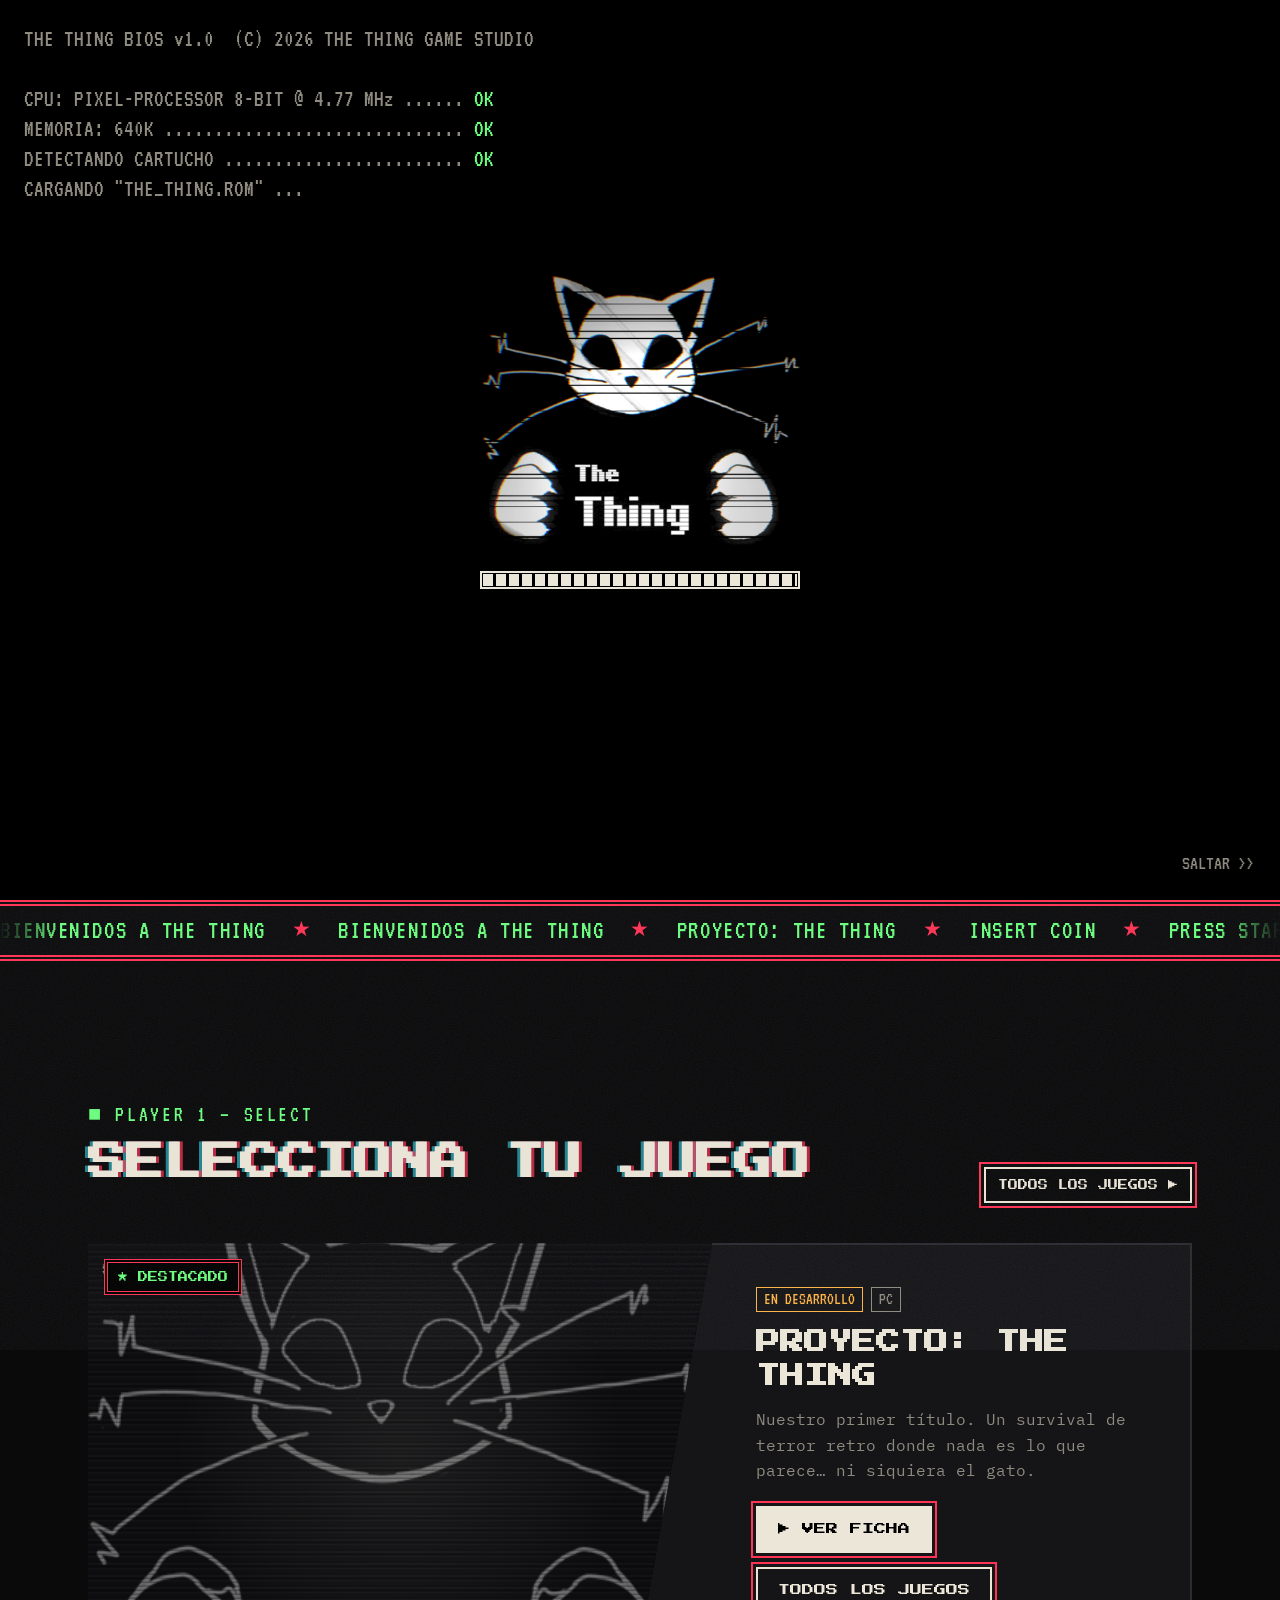
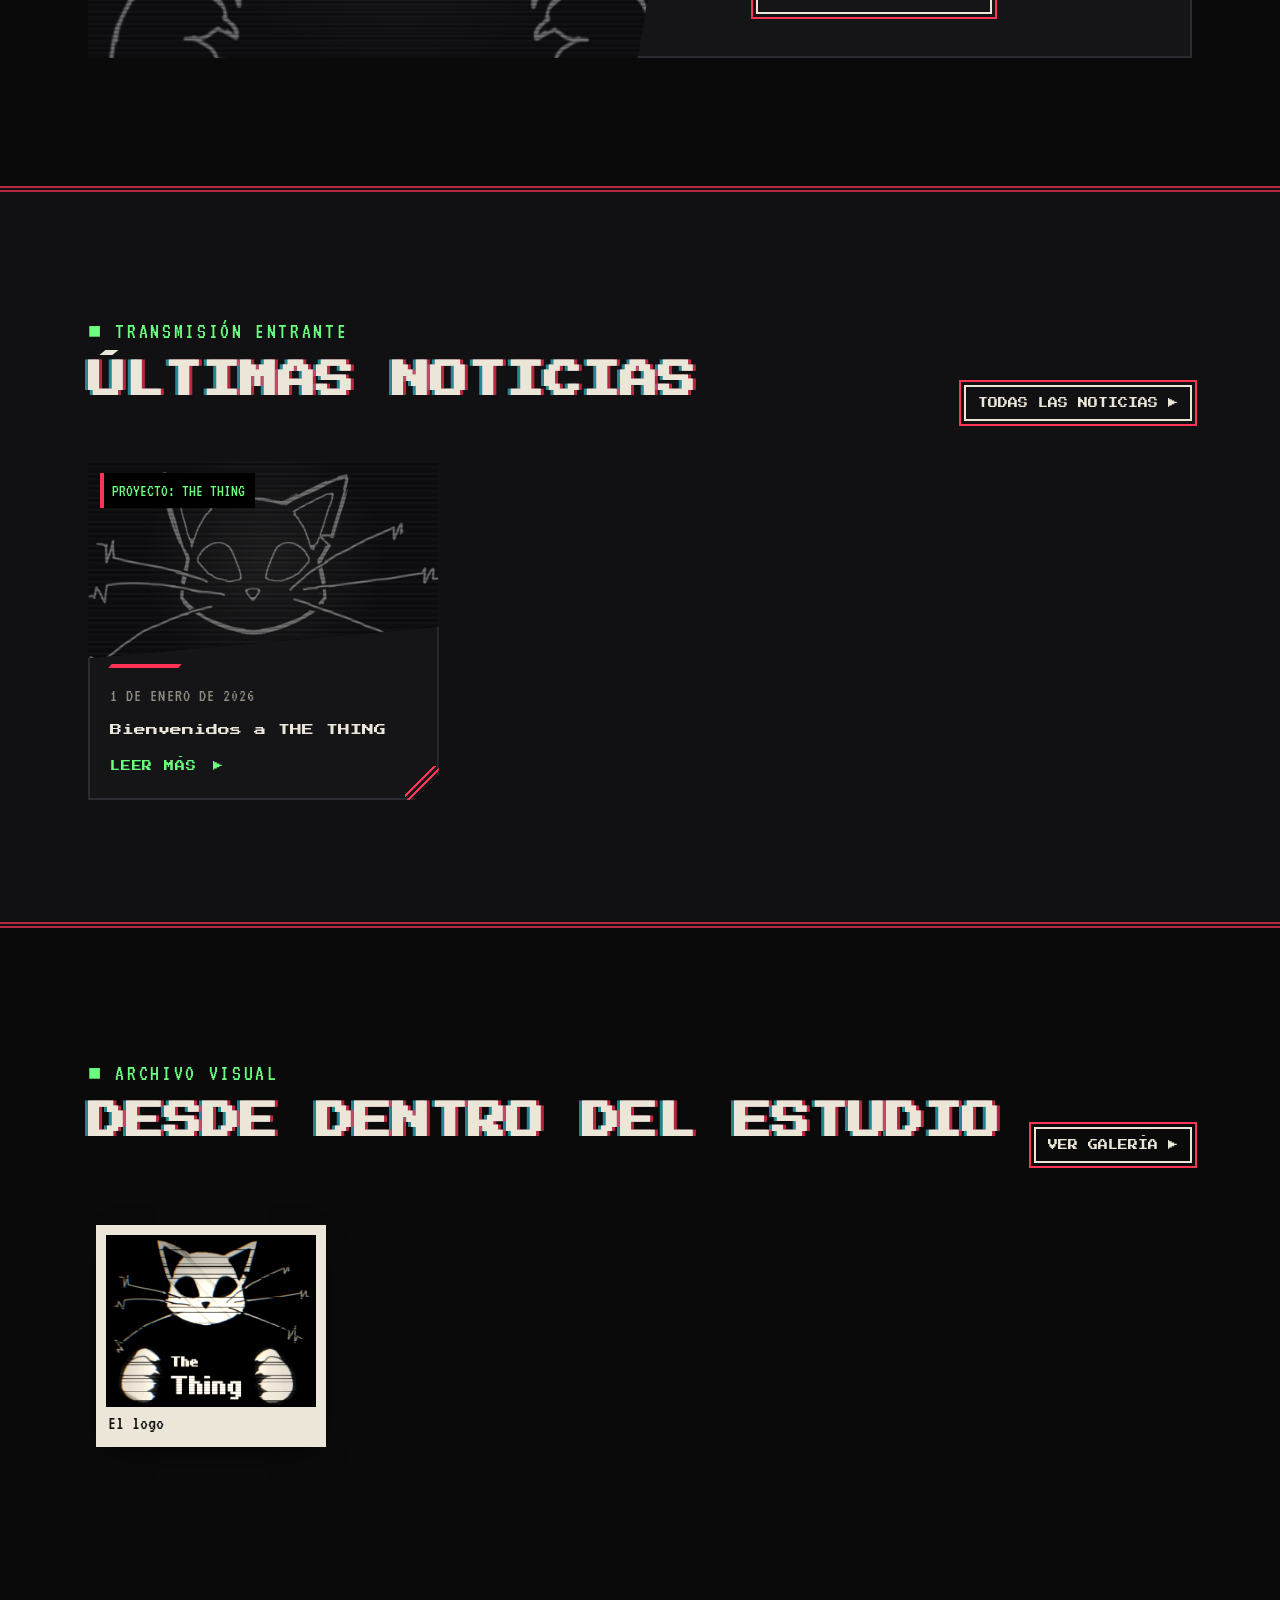
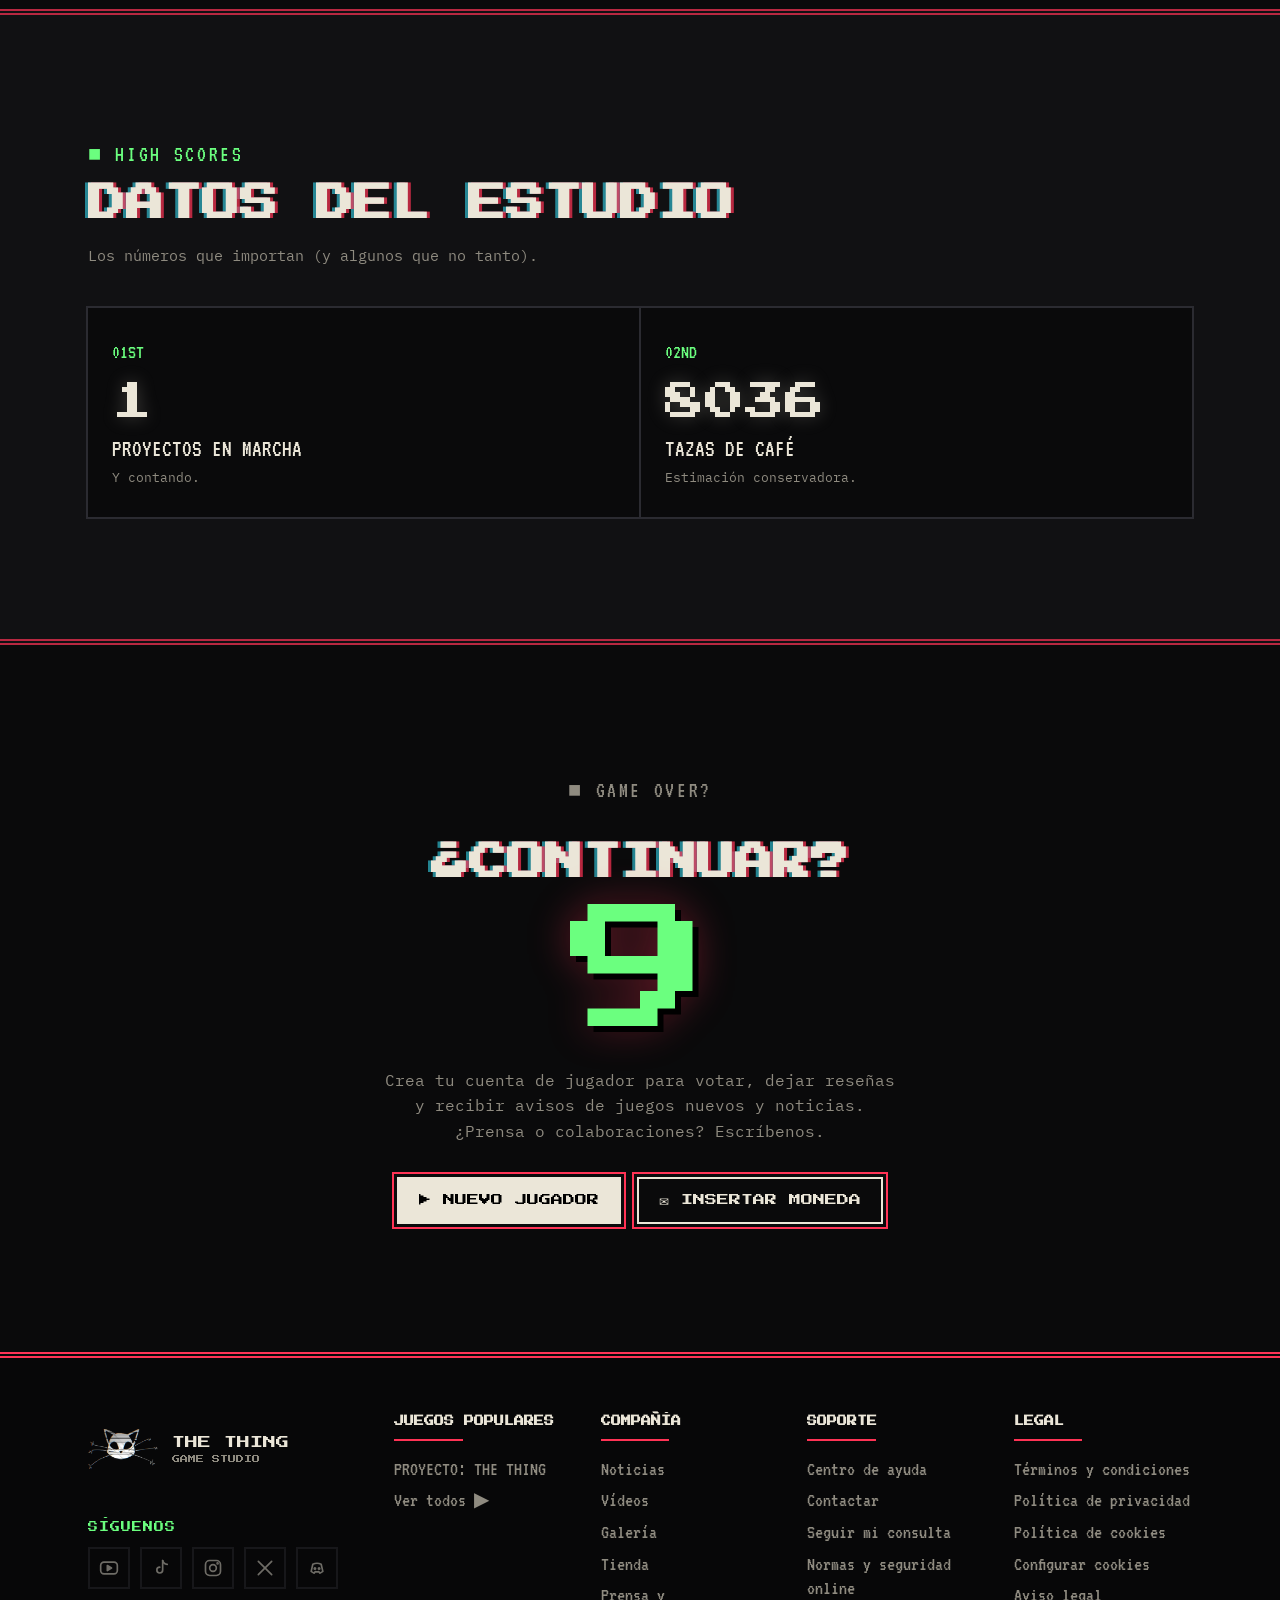
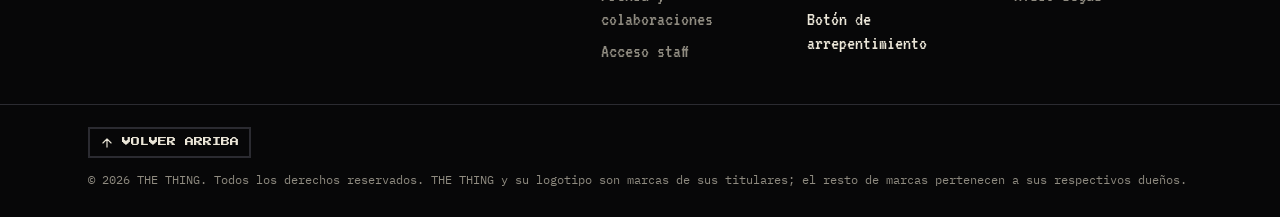
<file: index.html>
<!doctype html>
<html lang="es">
<head>
  <meta charset="utf-8">
  <meta name="viewport" content="width=device-width, initial-scale=1">
  <title>THE THING — Estudio de videojuegos</title>
  <meta name="description" content="THE THING es un estudio independiente de videojuegos. Juegos raros, memorables y con alma de cartucho viejo.">
  <meta name="theme-color" content="#0a0a0b">
  <meta property="og:type" content="website">
  <meta property="og:site_name" content="THE THING">
  <meta property="og:title" content="THE THING — Estudio de videojuegos">
  <meta property="og:description" content="THE THING es un estudio independiente de videojuegos. Juegos raros, memorables y con alma de cartucho viejo.">
  <meta property="og:image" content="https://thethinggame.com/assets/img/og-image.jpg">
  <meta property="og:image:width" content="1200">
  <meta property="og:image:height" content="630">
  <meta name="twitter:card" content="summary_large_image">
  <meta name="application-name" content="THE THING">
  <meta name="apple-mobile-web-app-title" content="THE THING">
  <link rel="icon" href="/favicon.ico" sizes="48x48">
  <link rel="icon" type="image/png" sizes="96x96" href="assets/img/favicon.png">
  <link rel="icon" type="image/png" sizes="192x192" href="assets/img/icon-192.png">
  <link rel="apple-touch-icon" href="assets/img/apple-touch-icon.png">
  <link rel="manifest" href="site.webmanifest">
  <script type="application/ld+json">{"@context":"https://schema.org","@graph":[{"@type":"WebSite","name":"THE THING","alternateName":"The Thing Game Studio","url":"https://thethinggame.com/"},{"@type":"Organization","name":"THE THING","url":"https://thethinggame.com/","logo":"https://thethinggame.com/assets/img/icon-512.png"}]}</script>
  <link rel="stylesheet" href="assets/css/style.css?v=7">
</head>
<body class="fx-on" data-page="home">
  <a class="skip-link" href="#main">Saltar al contenido</a>
  <div class="crt-noise" aria-hidden="true"></div>
  <div class="crt-roll" aria-hidden="true"></div>
  <div class="crt-overlay" aria-hidden="true"></div>
    <!-- Pantalla de arranque estilo BIOS -->
    <div class="boot" id="boot" aria-hidden="true">
      <div class="boot__bios" id="bootBios"></div>
      <div class="boot__center">
        <img class="boot__logo" id="bootLogo" src="assets/img/logo.webp" alt="">
        <div class="boot__bar" id="bootBar"><span></span></div>
        <div class="boot__press" id="bootPress">PRESIONA START</div>
      </div>
      <button class="boot__skip" id="bootSkip" type="button">SALTAR &gt;&gt;</button>
    </div>

  <header id="header"></header>

  <main id="main">

    <!-- Portada: canales de TV que se van cambiando (destacados con imagen) -->
    <section class="hero hero--tv" id="inicio" aria-roledescription="carrusel" aria-label="Destacados de THE THING">
      <div class="hero__bg" id="heroBg" aria-hidden="true"></div>
      <div class="hero__glow" aria-hidden="true"></div>
      <div class="hero__grid" aria-hidden="true"></div>
      <div class="hero__hud" aria-hidden="true">
        <span class="rec">REC</span>
        <span><span id="heroCh">CH-01</span> &nbsp; <span id="hudClock">00:00:00</span></span>
      </div>
      <div class="container hero__stage">
        <div class="hero__slides" id="heroSlides">
          <article class="hslide hslide--intro is-active" data-slide="0" role="group" aria-roledescription="diapositiva">
            <div class="hslide__text">
              <p class="eyebrow">Estudio independiente de videojuegos</p>
              <h1 class="hero__title">
                <small>— BIENVENIDO A —</small>
                <span class="glitch" data-text="THE THING">THE THING</span>
              </h1>
              <p class="hero__lead"><span id="typed"></span><span class="caret" aria-hidden="true"></span></p>
              <div class="hero__cta">
                <a class="btn btn--solid btn--glow" href="juegos.html" data-transition>▶ Jugar ahora</a>
                <button class="btn" type="button" data-join>✚ Únete gratis</button>
              </div>
              <div class="hero__socials" data-socials-wrap hidden>
                <span class="hero__socials-label">SÍGUENOS</span>
                <div class="socials" data-socials></div>
              </div>
            </div>
            <div class="hslide__art hero__art-wrap">
              <div class="hero__art">
                <div class="cat" id="cat" role="img" aria-label="Logo de THE THING: un gato glitch de ojos negros sosteniendo el cartel The Thing">
                  <img class="cat__ghost cat__ghost--r" src="assets/img/logo-head.webp" alt="">
                  <img class="cat__ghost cat__ghost--c" src="assets/img/logo-head.webp" alt="">
                  <img class="cat__head" src="assets/img/logo-head.webp" alt="" width="950" height="780">
                  <span class="cat__eye cat__eye--l"><i class="cat__pupil"></i></span>
                  <span class="cat__eye cat__eye--r"><i class="cat__pupil"></i></span>
                  <img class="cat__paw cat__paw--l" src="assets/img/paw-left.webp" alt="">
                  <img class="cat__paw cat__paw--r" src="assets/img/paw-right.webp" alt="">
                  <img class="cat__text" src="assets/img/logo-text.webp" alt="">
                </div>
              </div>
            </div>
          </article>
        </div>
      </div>
      <div class="hero__rail-wrap">
        <div class="container">
          <div class="hero__rail" id="heroRail" role="tablist" aria-label="Canales destacados"></div>
        </div>
      </div>
      <div class="hero__static" id="heroStatic" aria-hidden="true"></div>
    </section>

    <!-- Cinta de titulares -->
    <div class="ticker" aria-label="Titulares">
      <div class="ticker__track" id="ticker"></div>
    </div>

    <section class="section" id="destacado">
      <div class="container">
        <div class="section-head reveal">
          <div>
            <p class="eyebrow">Player 1 — Select</p>
            <h2 class="section-title">Selecciona tu juego</h2>
          </div>
          <a class="btn btn--sm" href="juegos.html" data-transition>Todos los juegos ▶</a>
        </div>
        <div id="featured"></div>
        <div class="game-strip" id="homeGames"></div>
      </div>
    </section>

    <section class="section section--alt" id="noticias">
      <div class="container">
        <div class="section-head reveal">
          <div>
            <p class="eyebrow">Transmisión entrante</p>
            <h2 class="section-title">Últimas noticias</h2>
          </div>
          <a class="btn btn--sm" href="noticias.html" data-transition>Todas las noticias ▶</a>
        </div>
        <div class="ntabs" id="newsTabs" role="tablist" aria-label="Filtrar noticias por juego" hidden></div>
        <div class="news-grid" id="news" data-limit="3"></div>
      </div>
    </section>

    <section class="section promo" id="videoclub">
      <div class="container promo__inner">
        <div class="promo__text reveal">
          <p class="eyebrow">Videoclub abierto 24 h</p>
          <h2 class="section-title">Rebobina y dale play</h2>
          <p class="section-sub">Tráilers, diarios de desarrollo y cosas que no deberías ver de noche. Elige un cassette y se reproduce en nuestra tele de los 80.</p>
          <a class="btn btn--solid" href="videos.html" data-transition>▶ Entrar al videoclub</a>
        </div>
        <div class="vhs-row" id="homeVideos"></div>
      </div>
    </section>

    <section class="section section--alt" id="merch">
      <div class="container">
        <div class="section-head reveal">
          <div>
            <p class="eyebrow">Merch oficial</p>
            <h2 class="section-title">Lleva a la cosa contigo</h2>
            <p class="section-sub">Camisetas, tazas y otros objetos malditos. Sin cuenta y con envío a casa.</p>
          </div>
          <a class="btn btn--sm" href="tienda.html" data-transition>Ir a la tienda ▶</a>
        </div>
        <div class="merch-row" id="homeShop"></div>
      </div>
    </section>

    <section class="section" id="fotos">
      <div class="container">
        <div class="section-head reveal">
          <div>
            <p class="eyebrow">Archivo visual</p>
            <h2 class="section-title">Desde dentro del estudio</h2>
          </div>
          <a class="btn btn--sm" href="galeria.html" data-transition>Ver galería ▶</a>
        </div>
        <div class="photo-strip" id="homeGallery"></div>
      </div>
    </section>

    <section class="section section--alt" id="datos">
      <div class="container">
        <div class="section-head reveal">
          <div>
            <p class="eyebrow">High scores</p>
            <h2 class="section-title">Datos del estudio</h2>
            <p class="section-sub">Los números que importan (y algunos que no tanto).</p>
          </div>
        </div>
        <div class="scoreboard reveal" id="scores"></div>
      </div>
    </section>

    <section class="section continue" id="contacto">
      <div class="container reveal">
        <p class="eyebrow">Game over?</p>
        <h2 class="section-title">¿Continuar?</h2>
        <div class="continue__count" id="countdown" aria-hidden="true">9</div>
        <p>Crea tu cuenta de jugador para votar, dejar reseñas y recibir avisos de juegos nuevos y noticias. ¿Prensa o colaboraciones? Escríbenos.</p>
        <div class="join">
          <button class="btn btn--solid" type="button" data-join>▶ Nuevo jugador</button>
          <a class="btn" href="soporte.html?tipo=prensa#contacto" data-transition>✉ Insertar moneda</a>
        </div>
        <div class="join-socials" data-socials-wrap hidden>
          <p class="footer-follow">SÍGUENOS EN REDES</p>
          <div class="socials socials--labels" data-socials="labels"></div>
        </div>
      </div>
    </section>
  </main>

  <footer id="footer"></footer>

  <script src="assets/js/common.js?v=7"></script>
  <script src="assets/js/demo.js?v=7"></script>
  <script src="assets/js/layout.js?v=7"></script>
  <script src="assets/js/captcha.js?v=7"></script>
  <script src="assets/js/account.js?v=7"></script>
  <script src="assets/js/main.js?v=7"></script>
</body>
</html>
</file>
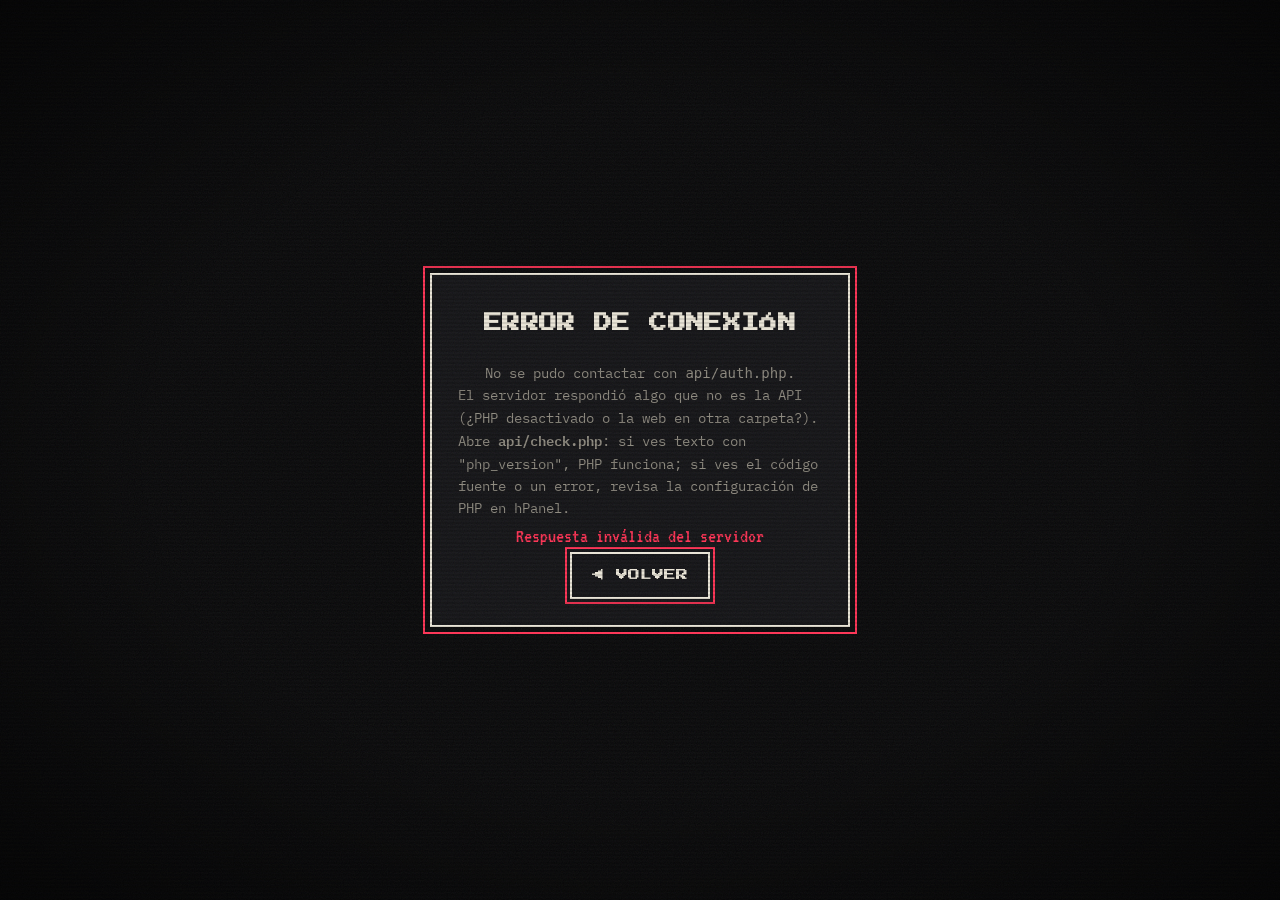
<file: admin.html>
<!doctype html>
<html lang="es">
<head>
  <meta charset="utf-8">
  <meta name="viewport" content="width=device-width, initial-scale=1">
  <meta name="robots" content="noindex, nofollow">
  <title>Panel — THE THING</title>
  <meta name="theme-color" content="#0a0a0b">
  <link rel="icon" href="/favicon.ico" sizes="48x48">
  <link rel="icon" type="image/png" sizes="96x96" href="assets/img/favicon.png">
  <link rel="apple-touch-icon" href="assets/img/apple-touch-icon.png">
  <meta name="robots" content="noindex, nofollow">
  <link rel="stylesheet" href="assets/css/style.css?v=7">
  <link rel="stylesheet" href="assets/css/admin.css?v=7">
</head>
<body class="fx-on admin">
  <div class="crt-noise" aria-hidden="true"></div>
  <div class="crt-overlay" aria-hidden="true"></div>

  <!-- Cargando -->
  <div class="screen screen--loading" id="loading">
    <p class="pixel blink">CARGANDO…</p>
  </div>

  <!-- Inicio de sesión / configuración inicial -->
  <main class="screen screen--login" id="loginScreen" hidden>
    <div class="login-card" id="loginCard">
      <img class="login-card__logo" src="assets/img/logo-small.webp" alt="THE THING" width="180" height="152">
      <p class="eyebrow" id="loginEyebrow">Área restringida</p>
      <h1 class="login-card__title pixel" id="loginTitle">ACCESO STAFF</h1>

      <form id="loginForm" class="form" novalidate>
        <label class="field">
          <span>CORREO</span>
          <input type="email" name="email" id="loginEmail" autocomplete="username" required spellcheck="false">
        </label>
        <label class="field">
          <span>CONTRASEÑA</span>
          <input type="password" name="password" autocomplete="current-password" required>
        </label>
        <p class="form__error" id="loginError" role="alert"></p>
        <button class="btn btn--solid btn--block" type="submit">▶ Iniciar sesión</button>
      </form>

      <form id="setupForm" class="form" novalidate hidden>
        <p class="form__hint">Primera vez aquí. Crea la contraseña para <strong id="setupEmail"></strong>. Solo se puede hacer una vez.</p>
        <label class="field">
          <span>NUEVA CONTRASEÑA (mín. 8)</span>
          <input type="password" name="password" autocomplete="new-password" minlength="8" required>
        </label>
        <label class="field">
          <span>REPETIR CONTRASEÑA</span>
          <input type="password" name="confirm" autocomplete="new-password" minlength="8" required>
        </label>
        <p class="form__error" id="setupError" role="alert"></p>
        <button class="btn btn--solid btn--block" type="submit">▶ Crear y entrar</button>
      </form>

      <form id="pinForm" class="form" novalidate hidden>
        <p class="form__hint" id="pinHint"></p>
        <div class="pin-boxes" id="pinBoxes" role="group" aria-label="PIN de 6 dígitos">
          <input inputmode="numeric" maxlength="1" autocomplete="one-time-code" aria-label="Dígito 1">
          <input inputmode="numeric" maxlength="1" aria-label="Dígito 2">
          <input inputmode="numeric" maxlength="1" aria-label="Dígito 3">
          <input inputmode="numeric" maxlength="1" aria-label="Dígito 4">
          <input inputmode="numeric" maxlength="1" aria-label="Dígito 5">
          <input inputmode="numeric" maxlength="1" aria-label="Dígito 6">
        </div>
        <p class="form__error" id="pinError" role="alert"></p>
        <button class="btn btn--solid btn--block" type="submit">▶ Verificar PIN</button>
        <div class="pin-actions">
          <button type="button" class="linkish" id="pinResend">Reenviar PIN</button>
          <button type="button" class="linkish" id="pinBack">◀ Volver</button>
        </div>
      </form>

      <a class="login-card__back" href="index.html" data-transition>◀ Volver al sitio</a>
    </div>
  </main>

  <!-- Panel -->
  <div class="screen screen--dash" id="dashScreen" hidden>
    <header class="topbar">
      <a class="brand" href="index.html" data-transition>
        <img src="assets/img/logo-mark.webp" alt="" width="44" height="44">
        <span>THE THING<small>PANEL DE CONTROL</small></span>
      </a>
      <div class="topbar__tools">
        <span class="topbar__user" id="userEmail"></span>
        <button class="icon-btn" type="button" data-fx-toggle aria-pressed="true" title="Efecto CRT">
          <svg viewBox="0 0 24 24" fill="none" stroke="currentColor" stroke-width="2" aria-hidden="true"><rect x="2" y="4" width="20" height="14"/><path d="M8 22h8M12 18v4"/></svg>
          <span class="sr-only">Efecto CRT</span>
        </button>
        <button class="icon-btn" type="button" data-sound-toggle aria-pressed="false" title="Sonido">
          <svg viewBox="0 0 24 24" fill="none" stroke="currentColor" stroke-width="2" aria-hidden="true"><path d="M4 9v6h4l5 4V5L8 9H4z"/><path d="M16 9a4 4 0 0 1 0 6M19 6a8 8 0 0 1 0 12"/></svg>
          <span class="sr-only">Sonido</span>
        </button>
        <button class="btn btn--sm" type="button" id="logoutBtn">Salir</button>
      </div>
    </header>

    <div class="dash">
      <nav class="admin-nav" aria-label="Secciones del panel">
        <button type="button" data-tab="overview" class="active"><i>■</i> Resumen</button>
        <button type="button" data-tab="stats"><i>%</i> Estadísticas</button>
        <button type="button" data-tab="community"><i>@</i> Comunidad <b class="nav-badge" id="reportBadge" hidden></b></button>
        <button type="button" data-tab="support"><i>?</i> Soporte <b class="nav-badge" id="supportBadge" hidden></b></button>
        <button type="button" data-tab="app"><i>▶</i> Juegos / apps</button>
        <button type="button" data-tab="news"><i>✉</i> Noticias</button>
        <button type="button" data-tab="data"><i>#</i> Datos</button>
        <button type="button" data-tab="image"><i>▣</i> Galería</button>
        <button type="button" data-tab="video"><i>▷</i> Vídeos</button>
        <button type="button" data-tab="product"><i>$</i> Tienda</button>
        <button type="button" data-tab="social"><i>◎</i> Redes sociales</button>
        <button type="button" data-tab="settings"><i>§</i> Empresa y legal</button>
        <button type="button" data-tab="account"><i>☺</i> Cuenta</button>
        <a href="index.html" target="_blank" rel="noopener"><i>↗</i> Ver sitio</a>
      </nav>

      <section class="dash__main" id="panel" aria-live="polite"></section>
    </div>
  </div>

  <script src="assets/js/common.js?v=7"></script>
  <script src="assets/js/demo.js?v=7"></script>
  <script src="assets/js/admin.js?v=7"></script>
</body>
</html>
</file>
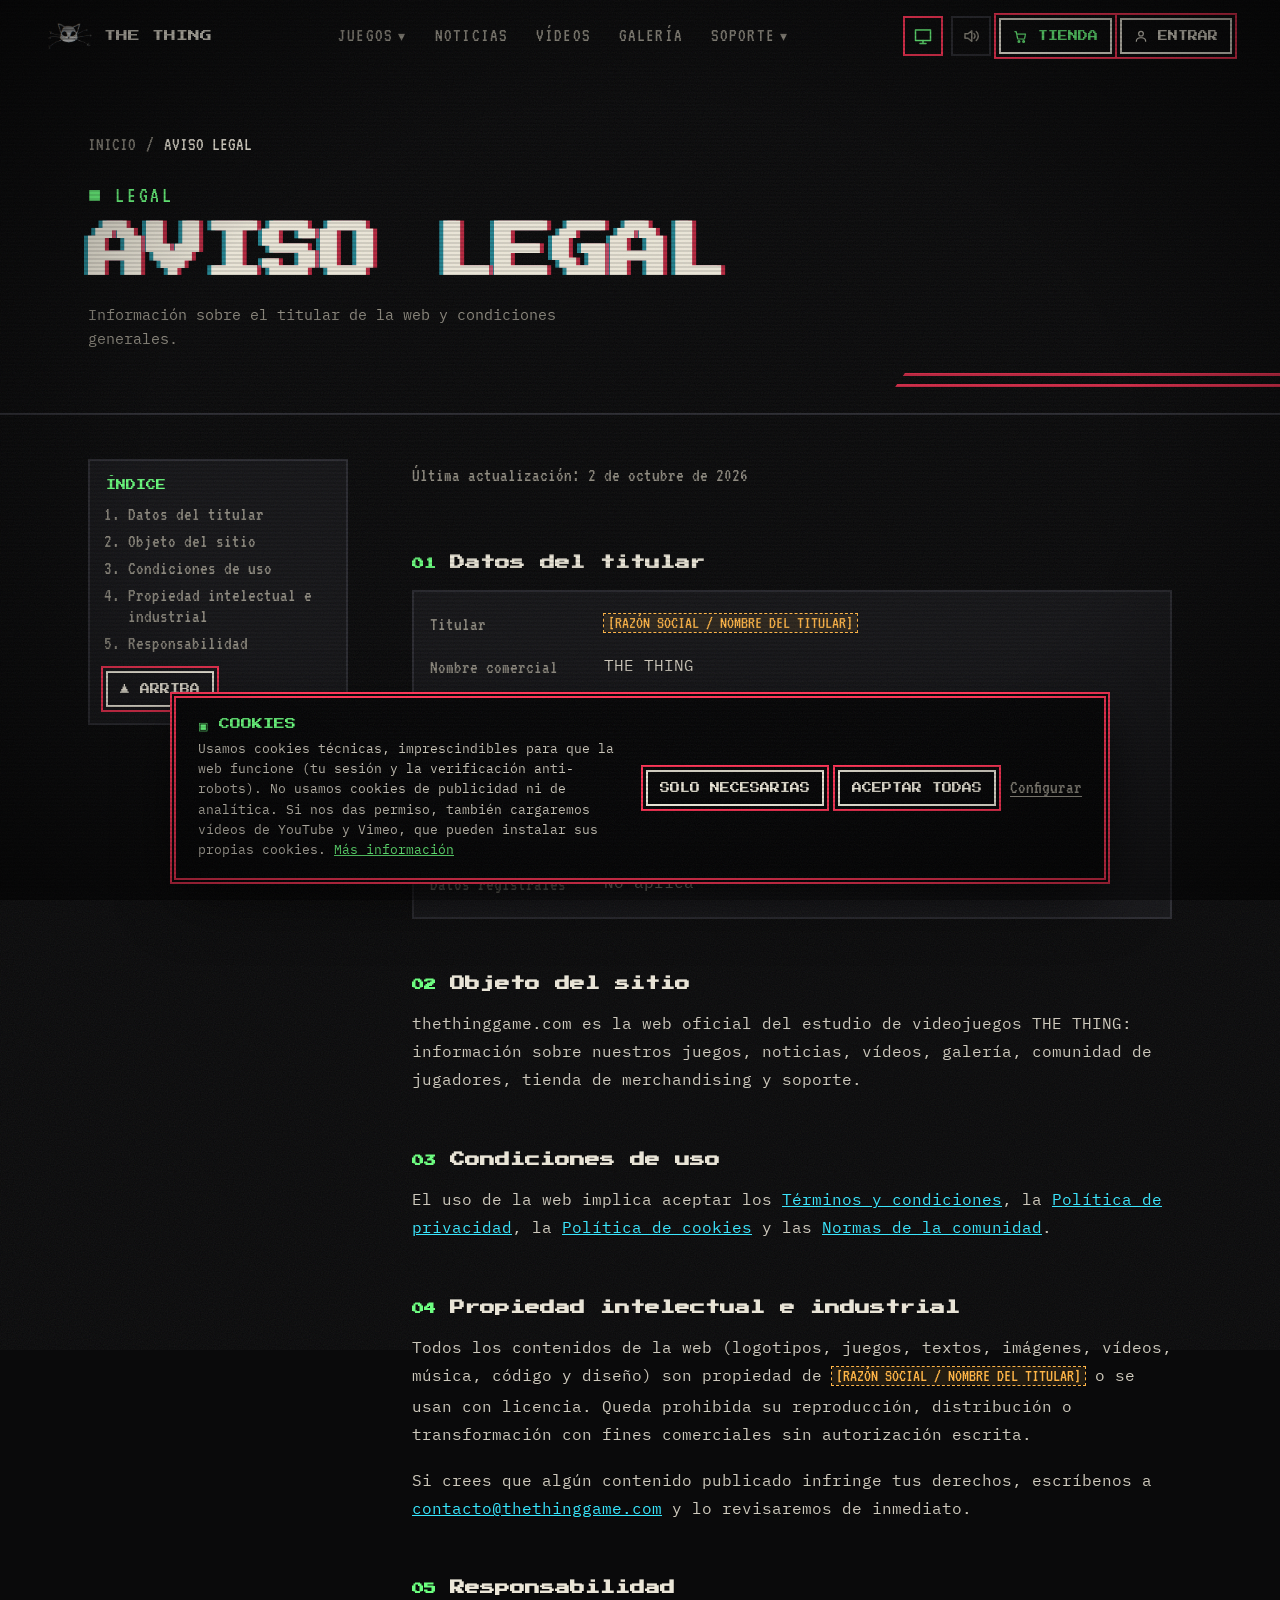
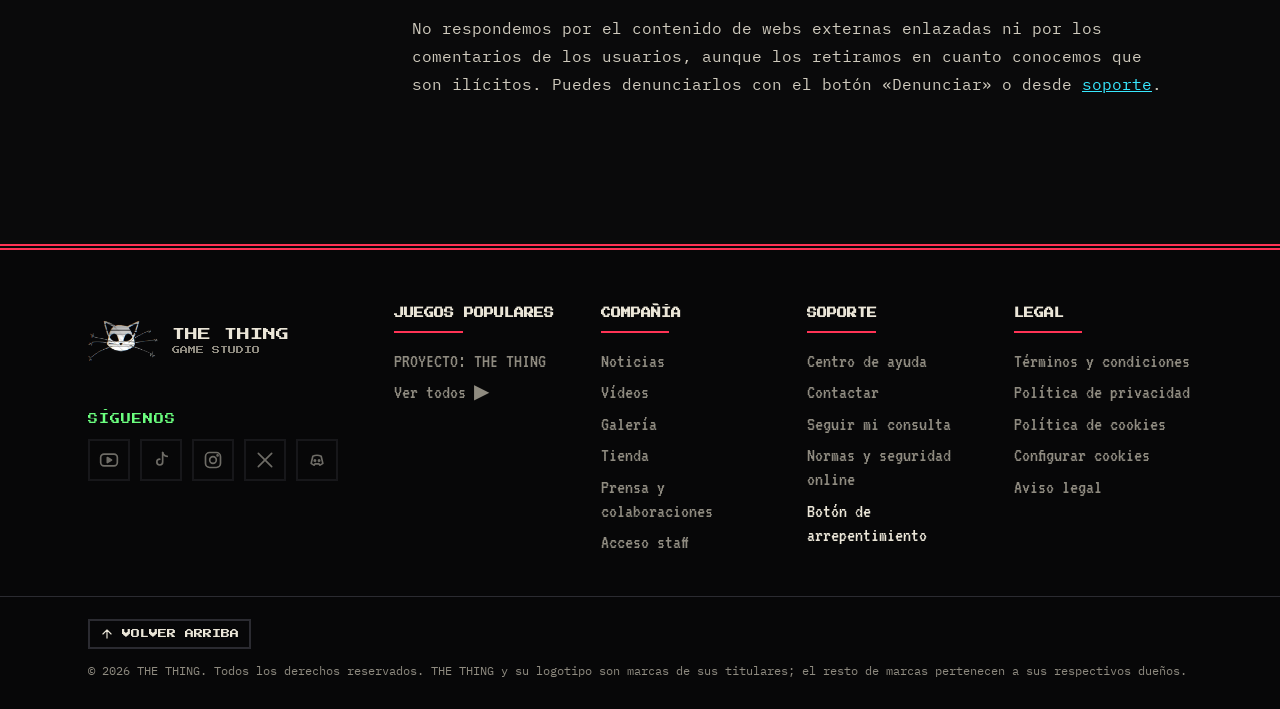
<file: aviso-legal.html>
<!doctype html>
<html lang="es">
<head>
  <meta charset="utf-8">
  <meta name="viewport" content="width=device-width, initial-scale=1">
  <title>Aviso legal — THE THING</title>
  <meta name="description" content="Información sobre el titular de la web y condiciones generales.">
  <meta name="theme-color" content="#0a0a0b">
  <meta property="og:type" content="website">
  <meta property="og:site_name" content="THE THING">
  <meta property="og:title" content="Aviso legal — THE THING">
  <meta property="og:description" content="Información sobre el titular de la web y condiciones generales.">
  <meta property="og:image" content="https://thethinggame.com/assets/img/og-image.jpg">
  <meta property="og:image:width" content="1200">
  <meta property="og:image:height" content="630">
  <meta name="twitter:card" content="summary_large_image">
  <meta name="application-name" content="THE THING">
  <meta name="apple-mobile-web-app-title" content="THE THING">
  <link rel="icon" href="/favicon.ico" sizes="48x48">
  <link rel="icon" type="image/png" sizes="96x96" href="assets/img/favicon.png">
  <link rel="icon" type="image/png" sizes="192x192" href="assets/img/icon-192.png">
  <link rel="apple-touch-icon" href="assets/img/apple-touch-icon.png">
  <link rel="manifest" href="site.webmanifest">
  <link rel="stylesheet" href="assets/css/style.css?v=7">
</head>
<body class="fx-on legal-page" data-page="aviso">
  <a class="skip-link" href="#main">Saltar al contenido</a>
  <div class="crt-noise" aria-hidden="true"></div>
  <div class="crt-roll" aria-hidden="true"></div>
  <div class="crt-overlay" aria-hidden="true"></div>

  <header id="header"></header>

  <main id="main">
    <section class="page-hero">
      <div class="page-hero__grid" aria-hidden="true"></div>
      <div class="container">
        <nav class="crumbs" aria-label="Estás en"><a href="index.html" data-transition>INICIO</a><span aria-hidden="true">/</span><span aria-current="page">AVISO LEGAL</span></nav>
        <p class="eyebrow">Legal</p>
        <h1 class="page-title glitch" data-text="AVISO LEGAL">AVISO LEGAL</h1>
        <p class="section-sub">Información sobre el titular de la web y condiciones generales.</p>
      </div>
    </section>

    <section class="section section--tight">
      <div class="container legal">
        <aside class="legal__toc" aria-label="Índice">
          <p class="legal__toc-title">ÍNDICE</p>
          <ol><li><a href="#titular">Datos del titular</a></li>
<li><a href="#objeto">Objeto del sitio</a></li>
<li><a href="#condiciones">Condiciones de uso</a></li>
<li><a href="#propiedad">Propiedad intelectual e industrial</a></li>
<li><a href="#responsabilidad">Responsabilidad</a></li></ol>
          <button class="btn btn--sm" type="button" data-to-top>▲ Arriba</button>
        </aside>
        <article class="legal__doc prose">
          <p class="legal__meta">Última actualización: 2 de octubre de 2026</p>
          
          
          <section id="titular" class="legal__sec">
            <h2><span>01</span> Datos del titular</h2>
            
      <dl class="legal__data">
        <dt>Titular</dt><dd><span data-site="legalName" data-label="RAZÓN SOCIAL / NOMBRE DEL TITULAR"></span></dd>
        <dt>Nombre comercial</dt><dd><span data-site="tradeName" data-fallback="THE THING">THE THING</span></dd>
        <dt>Identificación fiscal</dt><dd><span data-site="taxId" data-label="CUIT / NIF / RFC"></span></dd>
        <dt>Domicilio</dt><dd><span data-site="address" data-label="DOMICILIO"></span>, <span data-site="country" data-label="PAÍS"></span></dd>
        <dt>Correo de contacto</dt><dd><a data-site-mail="email" href="mailto:contacto@thethinggame.com">contacto@thethinggame.com</a></dd>
        <dt>Soporte</dt><dd><a data-site-mail="supportEmail" href="mailto:soporte@thethinggame.com">soporte@thethinggame.com</a></dd>
        <dt>Datos registrales</dt><dd><span data-site="registry" data-fallback="No aplica">No aplica</span></dd>
      </dl>
          </section>

          <section id="objeto" class="legal__sec">
            <h2><span>02</span> Objeto del sitio</h2>
            
      <p>thethinggame.com es la web oficial del estudio de videojuegos THE THING: información sobre nuestros juegos, noticias, vídeos, galería, comunidad de jugadores, tienda de merchandising y soporte.</p>
          </section>

          <section id="condiciones" class="legal__sec">
            <h2><span>03</span> Condiciones de uso</h2>
            
      <p>El uso de la web implica aceptar los <a href="terminos.html">Términos y condiciones</a>, la <a href="privacidad.html">Política de privacidad</a>, la <a href="cookies.html">Política de cookies</a> y las <a href="normas.html">Normas de la comunidad</a>.</p>
          </section>

          <section id="propiedad" class="legal__sec">
            <h2><span>04</span> Propiedad intelectual e industrial</h2>
            
      <p>Todos los contenidos de la web (logotipos, juegos, textos, imágenes, vídeos, música, código y diseño) son propiedad de <span data-site="legalName" data-label="RAZÓN SOCIAL / NOMBRE DEL TITULAR"></span> o se usan con licencia. Queda prohibida su reproducción, distribución o transformación con fines comerciales sin autorización escrita.</p>
      <p>Si crees que algún contenido publicado infringe tus derechos, escríbenos a <a data-site-mail="email" href="mailto:contacto@thethinggame.com">contacto@thethinggame.com</a> y lo revisaremos de inmediato.</p>
          </section>

          <section id="responsabilidad" class="legal__sec">
            <h2><span>05</span> Responsabilidad</h2>
            
      <p>No respondemos por el contenido de webs externas enlazadas ni por los comentarios de los usuarios, aunque los retiramos en cuanto conocemos que son ilícitos. Puedes denunciarlos con el botón «Denunciar» o desde <a href="soporte.html?tipo=denuncia#contacto">soporte</a>.</p>
          </section>
        </article>
      </div>
    </section>
  </main>

  <footer id="footer"></footer>

  <script src="assets/js/common.js?v=7"></script>
  <script src="assets/js/demo.js?v=7"></script>
  <script src="assets/js/layout.js?v=7"></script>
  <script src="assets/js/captcha.js?v=7"></script>
  <script src="assets/js/account.js?v=7"></script>
</body>
</html>
</file>
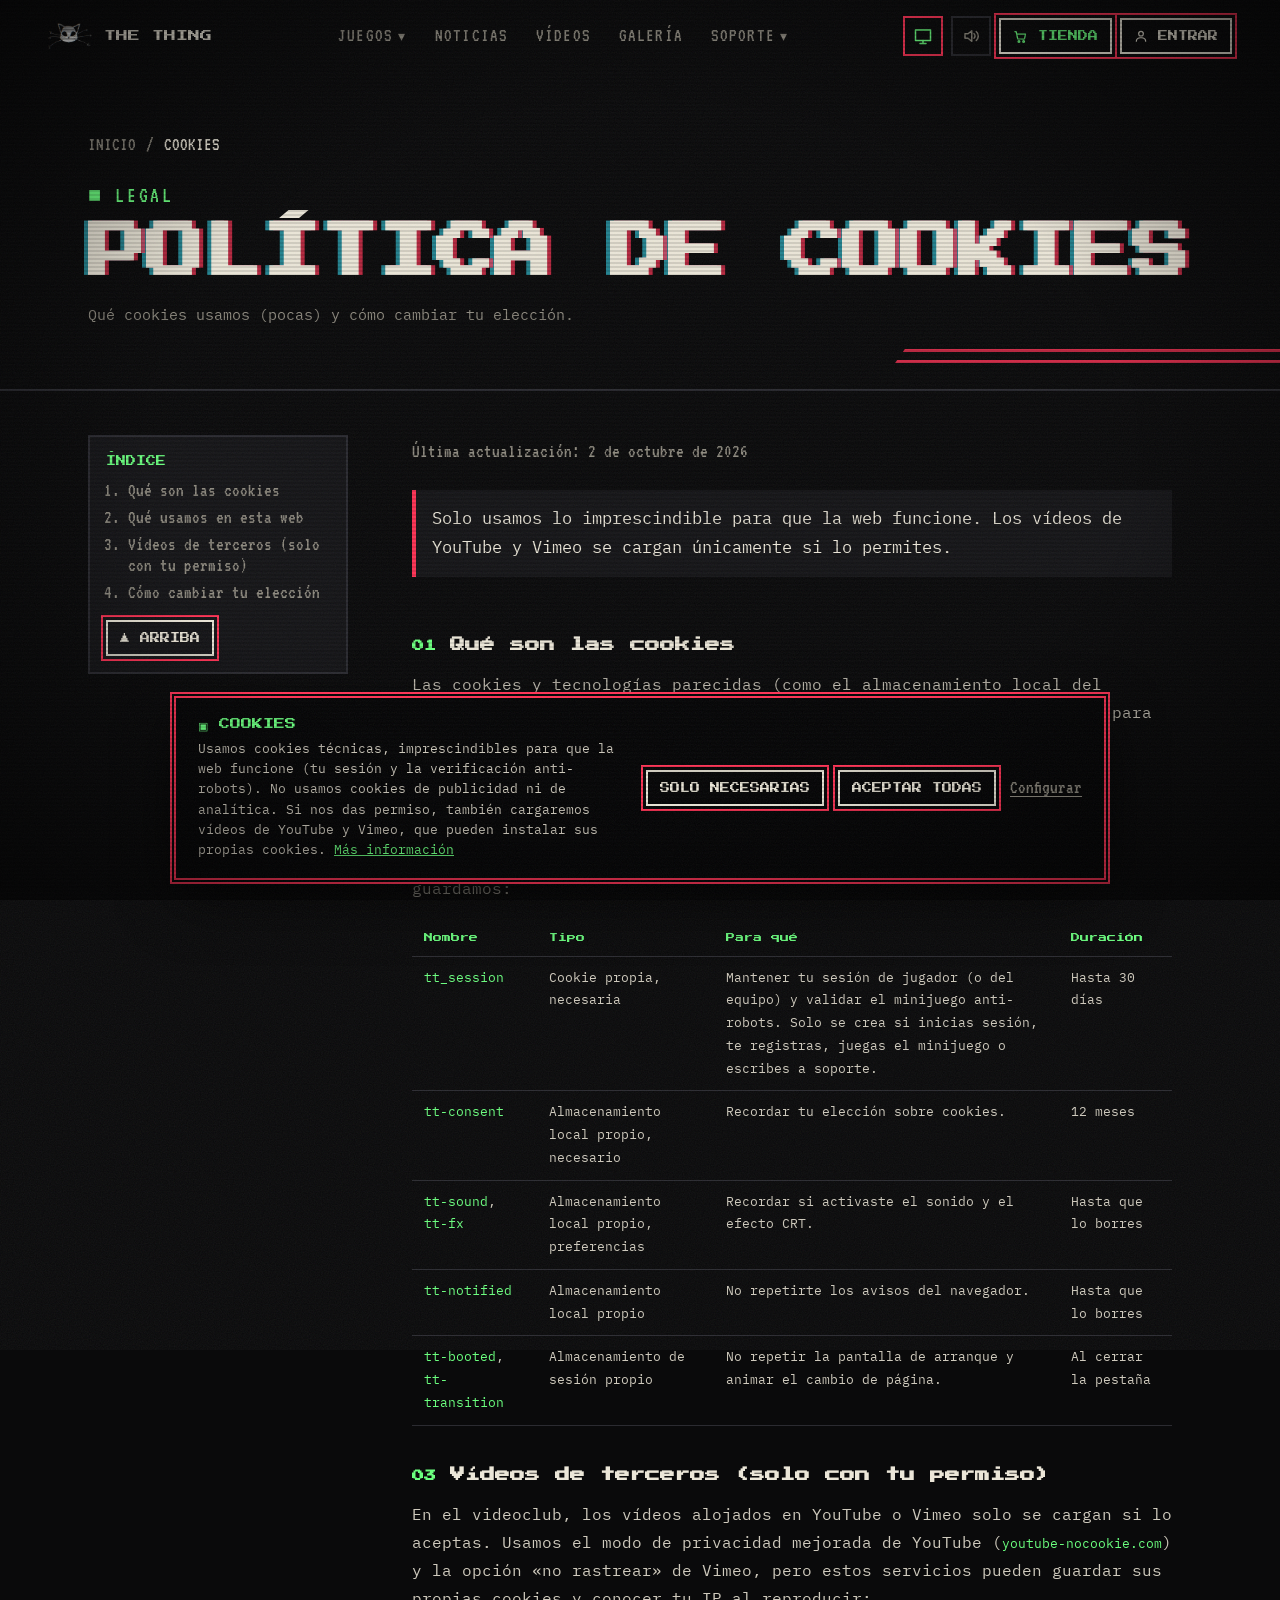
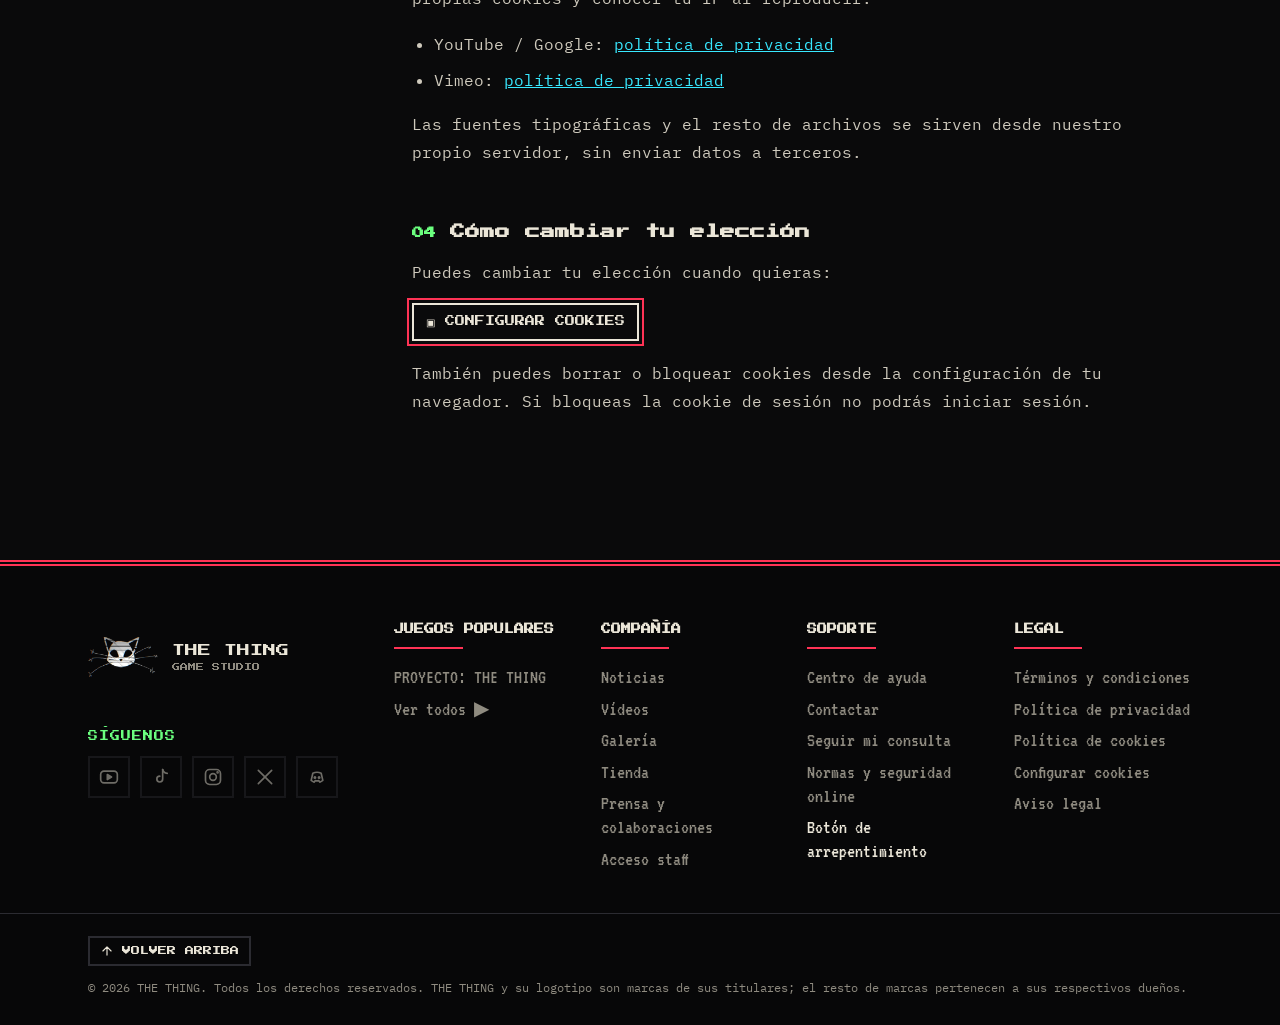
<file: cookies.html>
<!doctype html>
<html lang="es">
<head>
  <meta charset="utf-8">
  <meta name="viewport" content="width=device-width, initial-scale=1">
  <title>Política de cookies — THE THING</title>
  <meta name="description" content="Qué cookies usamos (pocas) y cómo cambiar tu elección.">
  <meta name="theme-color" content="#0a0a0b">
  <meta property="og:type" content="website">
  <meta property="og:site_name" content="THE THING">
  <meta property="og:title" content="Política de cookies — THE THING">
  <meta property="og:description" content="Qué cookies usamos (pocas) y cómo cambiar tu elección.">
  <meta property="og:image" content="https://thethinggame.com/assets/img/og-image.jpg">
  <meta property="og:image:width" content="1200">
  <meta property="og:image:height" content="630">
  <meta name="twitter:card" content="summary_large_image">
  <meta name="application-name" content="THE THING">
  <meta name="apple-mobile-web-app-title" content="THE THING">
  <link rel="icon" href="/favicon.ico" sizes="48x48">
  <link rel="icon" type="image/png" sizes="96x96" href="assets/img/favicon.png">
  <link rel="icon" type="image/png" sizes="192x192" href="assets/img/icon-192.png">
  <link rel="apple-touch-icon" href="assets/img/apple-touch-icon.png">
  <link rel="manifest" href="site.webmanifest">
  <link rel="stylesheet" href="assets/css/style.css?v=7">
</head>
<body class="fx-on legal-page" data-page="cookies">
  <a class="skip-link" href="#main">Saltar al contenido</a>
  <div class="crt-noise" aria-hidden="true"></div>
  <div class="crt-roll" aria-hidden="true"></div>
  <div class="crt-overlay" aria-hidden="true"></div>

  <header id="header"></header>

  <main id="main">
    <section class="page-hero">
      <div class="page-hero__grid" aria-hidden="true"></div>
      <div class="container">
        <nav class="crumbs" aria-label="Estás en"><a href="index.html" data-transition>INICIO</a><span aria-hidden="true">/</span><span aria-current="page">COOKIES</span></nav>
        <p class="eyebrow">Legal</p>
        <h1 class="page-title glitch" data-text="POLÍTICA DE COOKIES">POLÍTICA DE COOKIES</h1>
        <p class="section-sub">Qué cookies usamos (pocas) y cómo cambiar tu elección.</p>
      </div>
    </section>

    <section class="section section--tight">
      <div class="container legal">
        <aside class="legal__toc" aria-label="Índice">
          <p class="legal__toc-title">ÍNDICE</p>
          <ol><li><a href="#que">Qué son las cookies</a></li>
<li><a href="#usamos">Qué usamos en esta web</a></li>
<li><a href="#terceros">Vídeos de terceros (solo con tu permiso)</a></li>
<li><a href="#gestionar">Cómo cambiar tu elección</a></li></ol>
          <button class="btn btn--sm" type="button" data-to-top>▲ Arriba</button>
        </aside>
        <article class="legal__doc prose">
          <p class="legal__meta">Última actualización: 2 de octubre de 2026</p>
          <p class="legal__lead">Solo usamos lo imprescindible para que la web funcione. Los vídeos de YouTube y Vimeo se cargan únicamente si lo permites.</p>
          
          <section id="que" class="legal__sec">
            <h2><span>01</span> Qué son las cookies</h2>
            
      <p>Las cookies y tecnologías parecidas (como el almacenamiento local del navegador) son pequeños archivos que una web guarda en tu dispositivo para recordar información, por ejemplo, que ya iniciaste sesión.</p>
          </section>

          <section id="usamos" class="legal__sec">
            <h2><span>02</span> Qué usamos en esta web</h2>
            
      <p><b>No usamos cookies de publicidad ni de analítica.</b> Esto es todo lo que guardamos:</p>
      <div class="table-wrap"><table class="legal__table">
        <thead><tr><th>Nombre</th><th>Tipo</th><th>Para qué</th><th>Duración</th></tr></thead>
        <tbody>
          <tr><td><code>tt_session</code></td><td>Cookie propia, necesaria</td><td>Mantener tu sesión de jugador (o del equipo) y validar el minijuego anti-robots. Solo se crea si inicias sesión, te registras, juegas el minijuego o escribes a soporte.</td><td>Hasta 30 días</td></tr>
          <tr><td><code>tt-consent</code></td><td>Almacenamiento local propio, necesario</td><td>Recordar tu elección sobre cookies.</td><td>12 meses</td></tr>
          <tr><td><code>tt-sound</code>, <code>tt-fx</code></td><td>Almacenamiento local propio, preferencias</td><td>Recordar si activaste el sonido y el efecto CRT.</td><td>Hasta que lo borres</td></tr>
          <tr><td><code>tt-notified</code></td><td>Almacenamiento local propio</td><td>No repetirte los avisos del navegador.</td><td>Hasta que lo borres</td></tr>
          <tr><td><code>tt-booted</code>, <code>tt-transition</code></td><td>Almacenamiento de sesión propio</td><td>No repetir la pantalla de arranque y animar el cambio de página.</td><td>Al cerrar la pestaña</td></tr>
        </tbody>
      </table></div>
          </section>

          <section id="terceros" class="legal__sec">
            <h2><span>03</span> Vídeos de terceros (solo con tu permiso)</h2>
            
      <p>En el videoclub, los vídeos alojados en YouTube o Vimeo solo se cargan si lo aceptas. Usamos el modo de privacidad mejorada de YouTube (<code>youtube-nocookie.com</code>) y la opción «no rastrear» de Vimeo, pero estos servicios pueden guardar sus propias cookies y conocer tu IP al reproducir:</p>
      <ul>
        <li>YouTube / Google: <a href="https://policies.google.com/privacy" target="_blank" rel="noopener noreferrer">política de privacidad</a></li>
        <li>Vimeo: <a href="https://vimeo.com/privacy" target="_blank" rel="noopener noreferrer">política de privacidad</a></li>
      </ul>
      <p>Las fuentes tipográficas y el resto de archivos se sirven desde nuestro propio servidor, sin enviar datos a terceros.</p>
          </section>

          <section id="gestionar" class="legal__sec">
            <h2><span>04</span> Cómo cambiar tu elección</h2>
            
      <p>Puedes cambiar tu elección cuando quieras:</p>
      <p><button class="btn btn--sm" type="button" data-cookie-settings>▣ Configurar cookies</button></p>
      <p>También puedes borrar o bloquear cookies desde la configuración de tu navegador. Si bloqueas la cookie de sesión no podrás iniciar sesión.</p>
          </section>
        </article>
      </div>
    </section>
  </main>

  <footer id="footer"></footer>

  <script src="assets/js/common.js?v=7"></script>
  <script src="assets/js/demo.js?v=7"></script>
  <script src="assets/js/layout.js?v=7"></script>
  <script src="assets/js/captcha.js?v=7"></script>
  <script src="assets/js/account.js?v=7"></script>
</body>
</html>
</file>
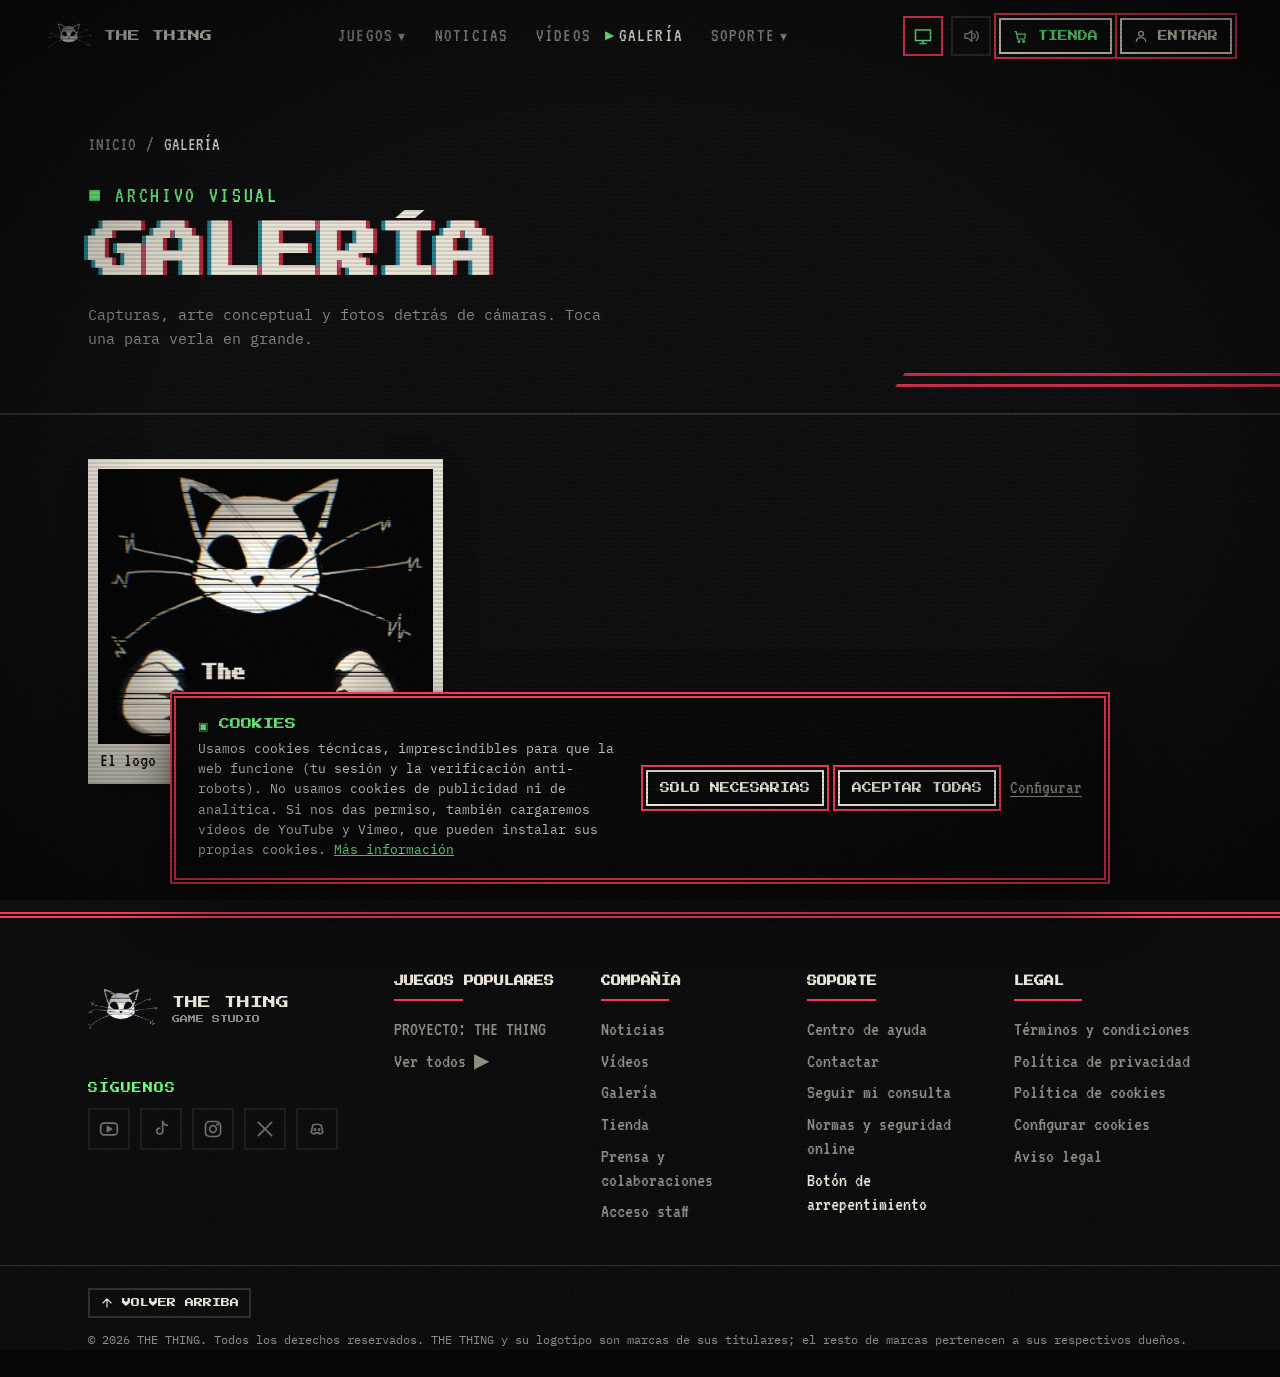
<file: galeria.html>
<!doctype html>
<html lang="es">
<head>
  <meta charset="utf-8">
  <meta name="viewport" content="width=device-width, initial-scale=1">
  <title>Galería — THE THING</title>
  <meta name="description" content="Capturas, arte conceptual y fotos detrás de cámaras de THE THING.">
  <meta name="theme-color" content="#0a0a0b">
  <meta property="og:type" content="website">
  <meta property="og:site_name" content="THE THING">
  <meta property="og:title" content="Galería — THE THING">
  <meta property="og:description" content="Capturas, arte conceptual y fotos detrás de cámaras de THE THING.">
  <meta property="og:image" content="https://thethinggame.com/assets/img/og-image.jpg">
  <meta property="og:image:width" content="1200">
  <meta property="og:image:height" content="630">
  <meta name="twitter:card" content="summary_large_image">
  <meta name="application-name" content="THE THING">
  <meta name="apple-mobile-web-app-title" content="THE THING">
  <link rel="icon" href="/favicon.ico" sizes="48x48">
  <link rel="icon" type="image/png" sizes="96x96" href="assets/img/favicon.png">
  <link rel="icon" type="image/png" sizes="192x192" href="assets/img/icon-192.png">
  <link rel="apple-touch-icon" href="assets/img/apple-touch-icon.png">
  <link rel="manifest" href="site.webmanifest">
  <link rel="stylesheet" href="assets/css/style.css?v=7">
</head>
<body class="fx-on" data-page="galeria">
  <a class="skip-link" href="#main">Saltar al contenido</a>
  <div class="crt-noise" aria-hidden="true"></div>
  <div class="crt-roll" aria-hidden="true"></div>
  <div class="crt-overlay" aria-hidden="true"></div>

  <header id="header"></header>

  <main id="main">
    <section class="page-hero">
      <div class="page-hero__grid" aria-hidden="true"></div>
      <div class="container">
        <nav class="crumbs" aria-label="Estás en"><a href="index.html" data-transition>INICIO</a><span aria-hidden="true">/</span><span aria-current="page">GALERÍA</span></nav>
        <p class="eyebrow">Archivo visual</p>
        <h1 class="page-title glitch" data-text="GALERÍA">GALERÍA</h1>
        <p class="section-sub">Capturas, arte conceptual y fotos detrás de cámaras. Toca una para verla en grande.</p>
      </div>
    </section>

    <section class="section section--tight">
      <div class="container">
        <div class="gallery" id="gallery"></div>
      </div>
    </section>
  </main>

  <footer id="footer"></footer>

  <script src="assets/js/common.js?v=7"></script>
  <script src="assets/js/demo.js?v=7"></script>
  <script src="assets/js/layout.js?v=7"></script>
  <script src="assets/js/captcha.js?v=7"></script>
  <script src="assets/js/account.js?v=7"></script>
  <script src="assets/js/main.js?v=7"></script>
</body>
</html>
</file>
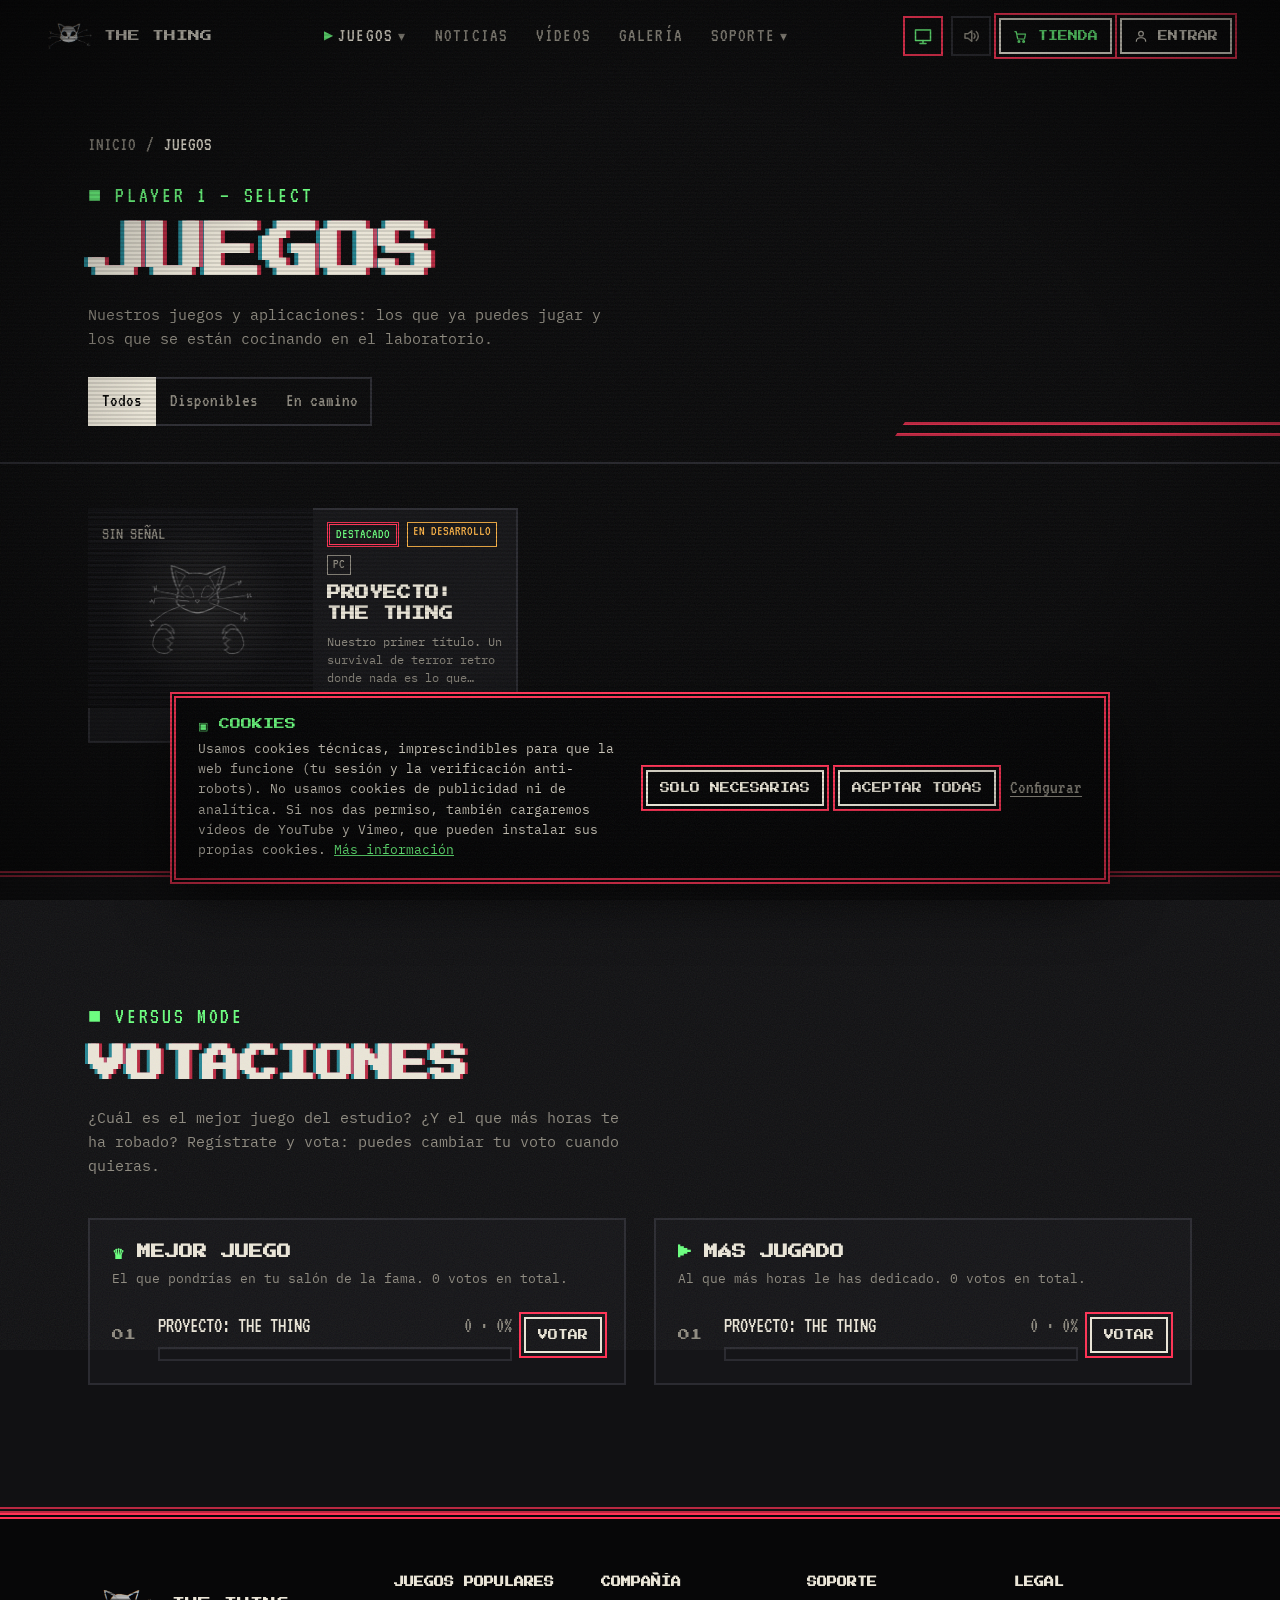
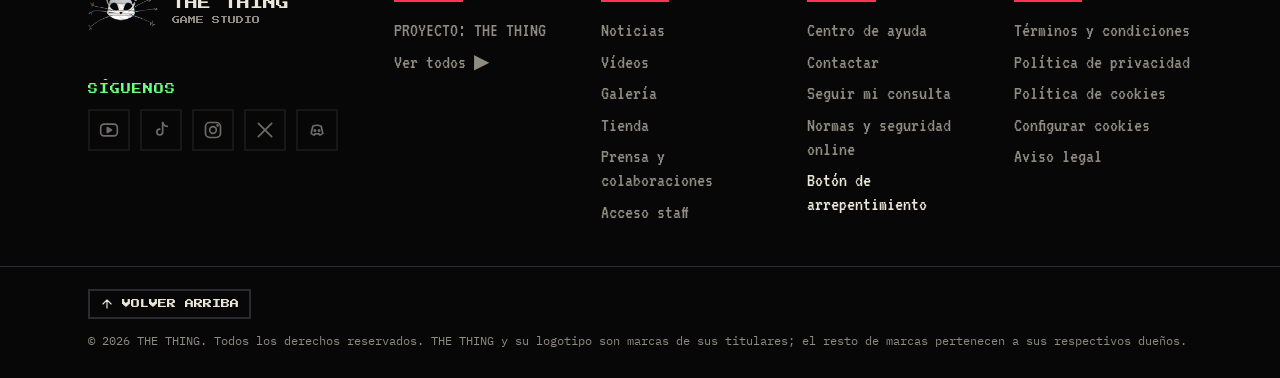
<file: juegos.html>
<!doctype html>
<html lang="es">
<head>
  <meta charset="utf-8">
  <meta name="viewport" content="width=device-width, initial-scale=1">
  <title>Juegos — THE THING</title>
  <meta name="description" content="Todos los juegos y aplicaciones de THE THING, con reseñas de jugadores y votaciones.">
  <meta name="theme-color" content="#0a0a0b">
  <meta property="og:type" content="website">
  <meta property="og:site_name" content="THE THING">
  <meta property="og:title" content="Juegos — THE THING">
  <meta property="og:description" content="Todos los juegos y aplicaciones de THE THING, con reseñas de jugadores y votaciones.">
  <meta property="og:image" content="https://thethinggame.com/assets/img/og-image.jpg">
  <meta property="og:image:width" content="1200">
  <meta property="og:image:height" content="630">
  <meta name="twitter:card" content="summary_large_image">
  <meta name="application-name" content="THE THING">
  <meta name="apple-mobile-web-app-title" content="THE THING">
  <link rel="icon" href="/favicon.ico" sizes="48x48">
  <link rel="icon" type="image/png" sizes="96x96" href="assets/img/favicon.png">
  <link rel="icon" type="image/png" sizes="192x192" href="assets/img/icon-192.png">
  <link rel="apple-touch-icon" href="assets/img/apple-touch-icon.png">
  <link rel="manifest" href="site.webmanifest">
  <link rel="stylesheet" href="assets/css/style.css?v=7">
</head>
<body class="fx-on" data-page="juegos">
  <a class="skip-link" href="#main">Saltar al contenido</a>
  <div class="crt-noise" aria-hidden="true"></div>
  <div class="crt-roll" aria-hidden="true"></div>
  <div class="crt-overlay" aria-hidden="true"></div>

  <header id="header"></header>

  <main id="main">
    <section class="page-hero">
      <div class="page-hero__grid" aria-hidden="true"></div>
      <div class="container">
        <nav class="crumbs" aria-label="Estás en"><a href="index.html" data-transition>INICIO</a><span aria-hidden="true">/</span><span aria-current="page">JUEGOS</span></nav>
        <p class="eyebrow">Player 1 — Select</p>
        <h1 class="page-title glitch" data-text="JUEGOS">JUEGOS</h1>
        <p class="section-sub">Nuestros juegos y aplicaciones: los que ya puedes jugar y los que se están cocinando en el laboratorio.</p>
        <div class="seg" role="group" aria-label="Filtrar juegos">
          <button type="button" data-game-filter="all" aria-pressed="true">Todos</button>
          <button type="button" data-game-filter="live" aria-pressed="false">Disponibles</button>
          <button type="button" data-game-filter="dev" aria-pressed="false">En camino</button>
        </div>
      </div>
    </section>

    <section class="section section--tight" id="juegos">
      <div class="container">
        <div class="games" id="games"></div>
      </div>
    </section>

    <section class="section section--alt" id="votos">
      <div class="container">
        <div class="section-head reveal">
          <div>
            <p class="eyebrow">Versus mode</p>
            <h2 class="section-title">Votaciones</h2>
            <p class="section-sub">¿Cuál es el mejor juego del estudio? ¿Y el que más horas te ha robado? Regístrate y vota: puedes cambiar tu voto cuando quieras.</p>
          </div>
        </div>
        <div class="vote-grid reveal" id="votes"></div>
      </div>
    </section>
  </main>

  <footer id="footer"></footer>

  <script src="assets/js/common.js?v=7"></script>
  <script src="assets/js/demo.js?v=7"></script>
  <script src="assets/js/layout.js?v=7"></script>
  <script src="assets/js/captcha.js?v=7"></script>
  <script src="assets/js/account.js?v=7"></script>
  <script src="assets/js/main.js?v=7"></script>
</body>
</html>
</file>
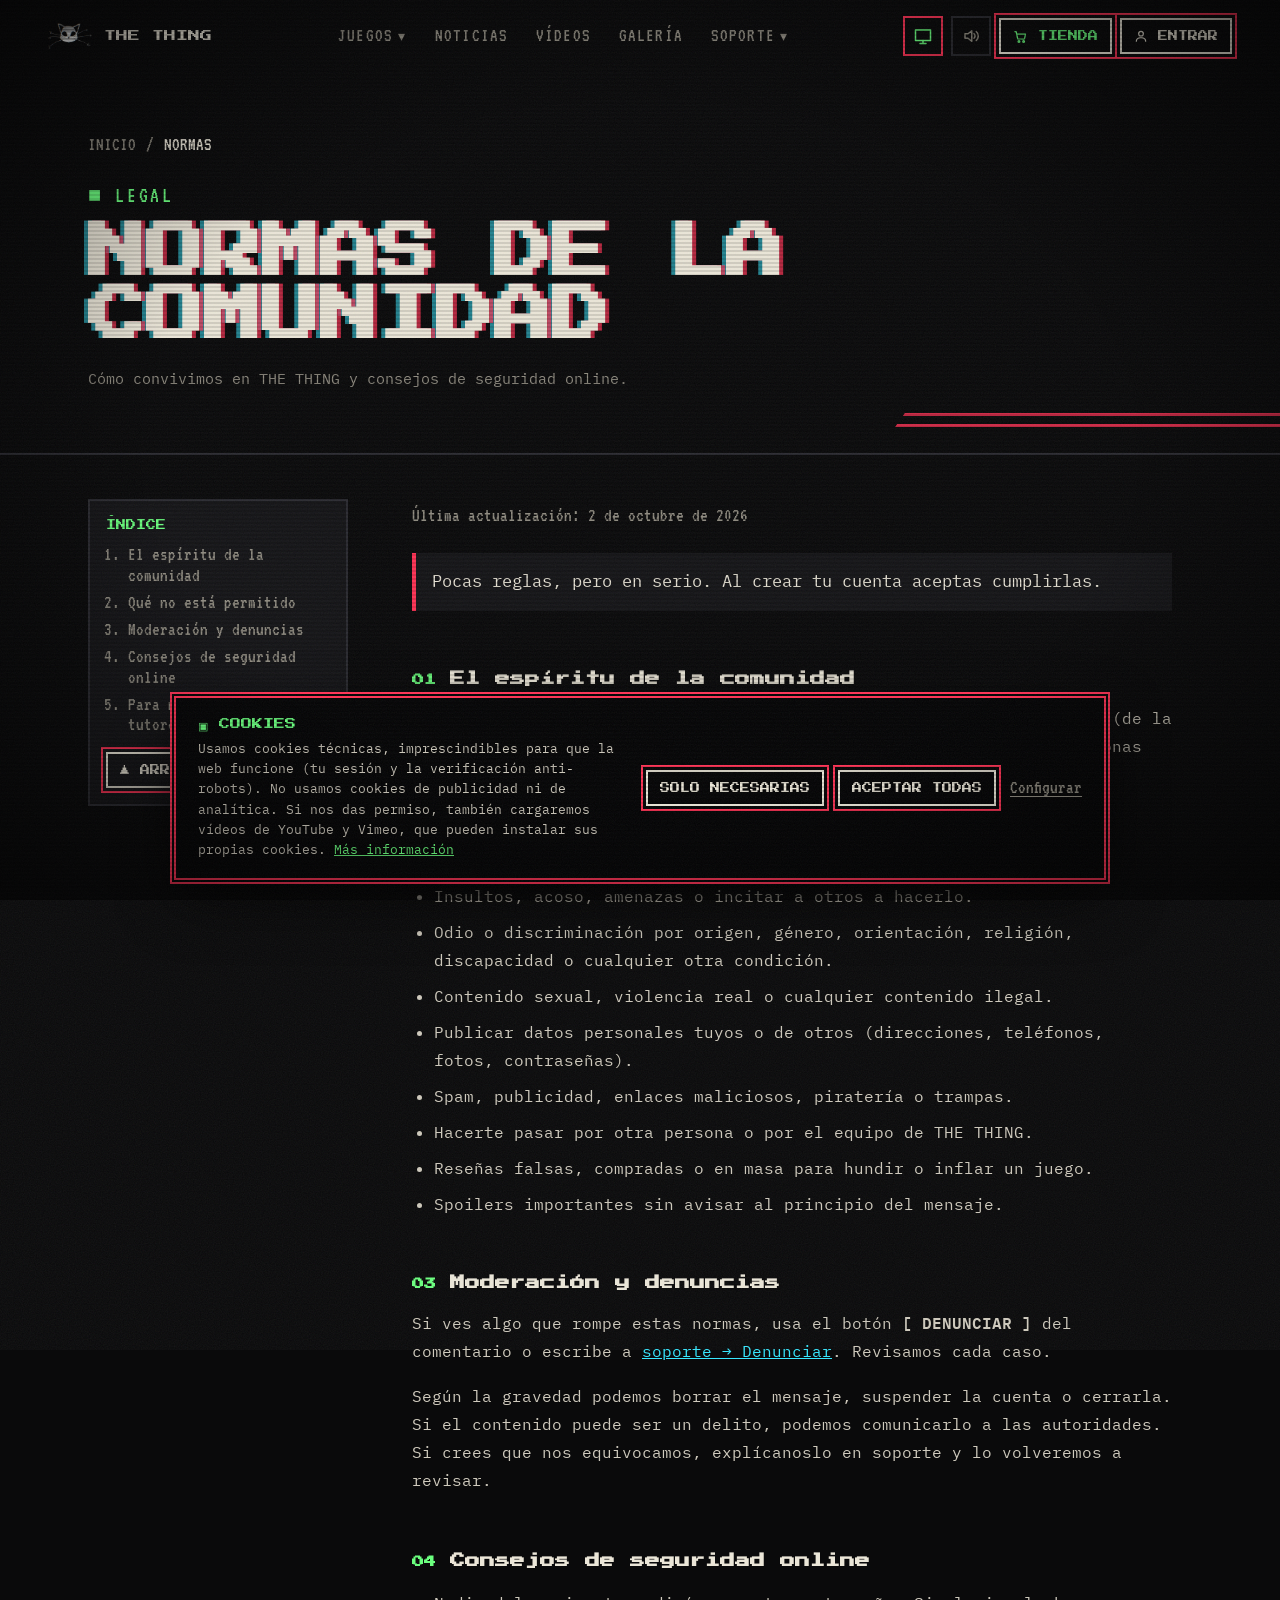
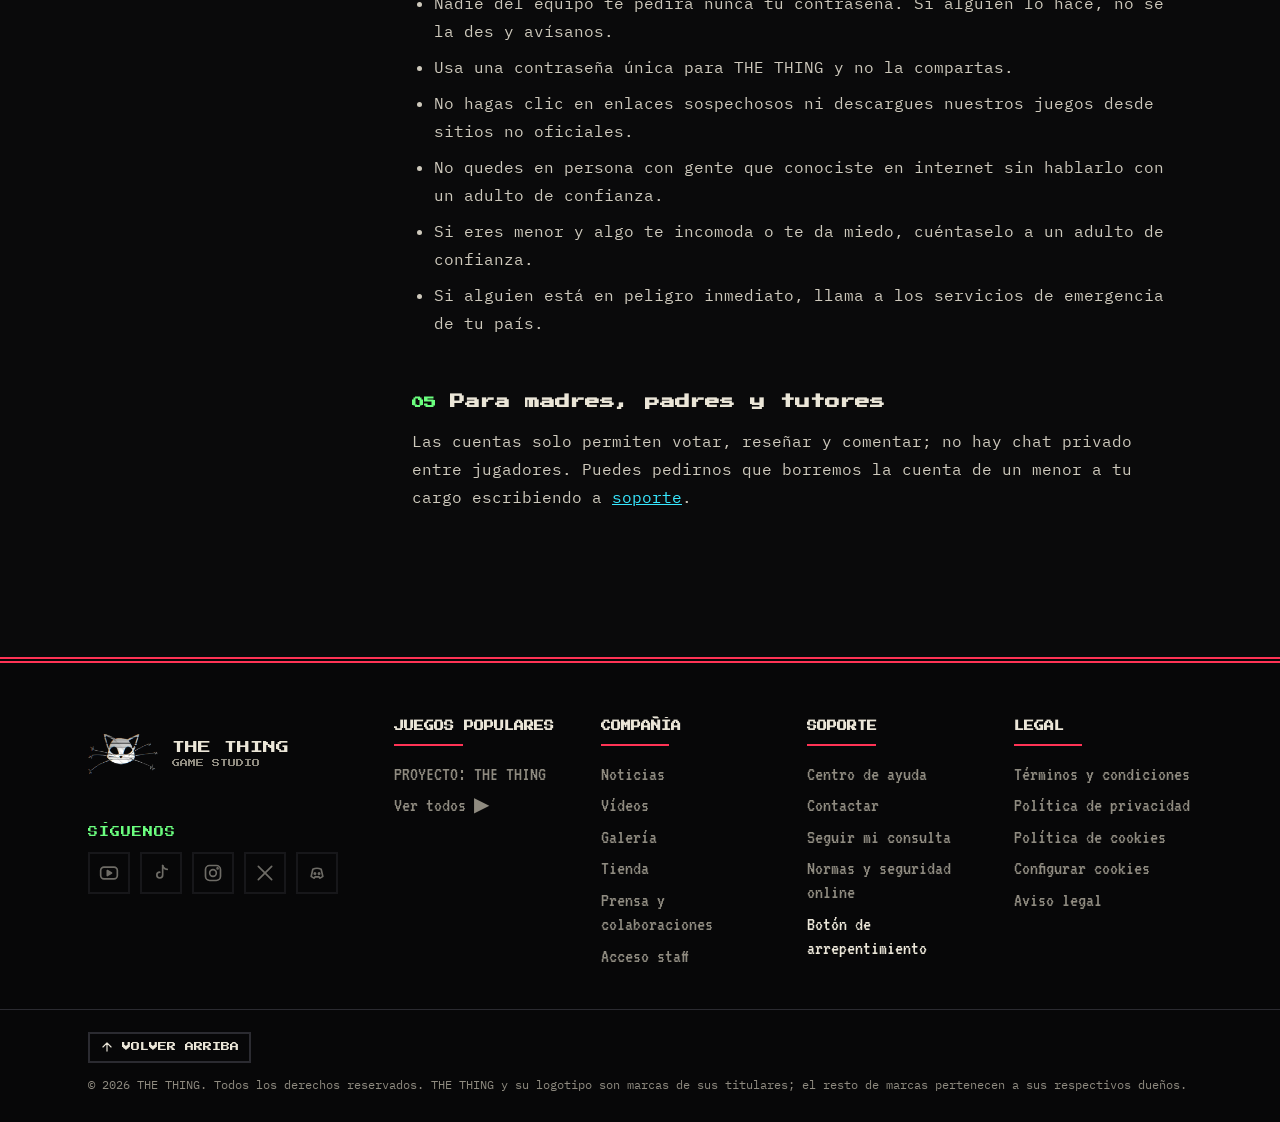
<file: normas.html>
<!doctype html>
<html lang="es">
<head>
  <meta charset="utf-8">
  <meta name="viewport" content="width=device-width, initial-scale=1">
  <title>Normas de la comunidad — THE THING</title>
  <meta name="description" content="Cómo convivimos en THE THING y consejos de seguridad online.">
  <meta name="theme-color" content="#0a0a0b">
  <meta property="og:type" content="website">
  <meta property="og:site_name" content="THE THING">
  <meta property="og:title" content="Normas de la comunidad — THE THING">
  <meta property="og:description" content="Cómo convivimos en THE THING y consejos de seguridad online.">
  <meta property="og:image" content="https://thethinggame.com/assets/img/og-image.jpg">
  <meta property="og:image:width" content="1200">
  <meta property="og:image:height" content="630">
  <meta name="twitter:card" content="summary_large_image">
  <meta name="application-name" content="THE THING">
  <meta name="apple-mobile-web-app-title" content="THE THING">
  <link rel="icon" href="/favicon.ico" sizes="48x48">
  <link rel="icon" type="image/png" sizes="96x96" href="assets/img/favicon.png">
  <link rel="icon" type="image/png" sizes="192x192" href="assets/img/icon-192.png">
  <link rel="apple-touch-icon" href="assets/img/apple-touch-icon.png">
  <link rel="manifest" href="site.webmanifest">
  <link rel="stylesheet" href="assets/css/style.css?v=7">
</head>
<body class="fx-on legal-page" data-page="normas">
  <a class="skip-link" href="#main">Saltar al contenido</a>
  <div class="crt-noise" aria-hidden="true"></div>
  <div class="crt-roll" aria-hidden="true"></div>
  <div class="crt-overlay" aria-hidden="true"></div>

  <header id="header"></header>

  <main id="main">
    <section class="page-hero">
      <div class="page-hero__grid" aria-hidden="true"></div>
      <div class="container">
        <nav class="crumbs" aria-label="Estás en"><a href="index.html" data-transition>INICIO</a><span aria-hidden="true">/</span><span aria-current="page">NORMAS</span></nav>
        <p class="eyebrow">Legal</p>
        <h1 class="page-title glitch" data-text="NORMAS DE LA COMUNIDAD">NORMAS DE LA COMUNIDAD</h1>
        <p class="section-sub">Cómo convivimos en THE THING y consejos de seguridad online.</p>
      </div>
    </section>

    <section class="section section--tight">
      <div class="container legal">
        <aside class="legal__toc" aria-label="Índice">
          <p class="legal__toc-title">ÍNDICE</p>
          <ol><li><a href="#espiritu">El espíritu de la comunidad</a></li>
<li><a href="#prohibido">Qué no está permitido</a></li>
<li><a href="#moderacion">Moderación y denuncias</a></li>
<li><a href="#seguridad">Consejos de seguridad online</a></li>
<li><a href="#familias">Para madres, padres y tutores</a></li></ol>
          <button class="btn btn--sm" type="button" data-to-top>▲ Arriba</button>
        </aside>
        <article class="legal__doc prose">
          <p class="legal__meta">Última actualización: 2 de octubre de 2026</p>
          <p class="legal__lead">Pocas reglas, pero en serio. Al crear tu cuenta aceptas cumplirlas.</p>
          
          <section id="espiritu" class="legal__sec">
            <h2><span>01</span> El espíritu de la comunidad</h2>
            
      <p>THE THING es un sitio para disfrutar de juegos raros entre gente rara (de la buena). Discute los juegos todo lo que quieras, pero trata a las personas con respeto.</p>
          </section>

          <section id="prohibido" class="legal__sec">
            <h2><span>02</span> Qué no está permitido</h2>
            
      <ul>
        <li>Insultos, acoso, amenazas o incitar a otros a hacerlo.</li>
        <li>Odio o discriminación por origen, género, orientación, religión, discapacidad o cualquier otra condición.</li>
        <li>Contenido sexual, violencia real o cualquier contenido ilegal.</li>
        <li>Publicar datos personales tuyos o de otros (direcciones, teléfonos, fotos, contraseñas).</li>
        <li>Spam, publicidad, enlaces maliciosos, piratería o trampas.</li>
        <li>Hacerte pasar por otra persona o por el equipo de THE THING.</li>
        <li>Reseñas falsas, compradas o en masa para hundir o inflar un juego.</li>
        <li>Spoilers importantes sin avisar al principio del mensaje.</li>
      </ul>
          </section>

          <section id="moderacion" class="legal__sec">
            <h2><span>03</span> Moderación y denuncias</h2>
            
      <p>Si ves algo que rompe estas normas, usa el botón <b>[ DENUNCIAR ]</b> del comentario o escribe a <a href="soporte.html?tipo=denuncia#contacto">soporte → Denunciar</a>. Revisamos cada caso.</p>
      <p>Según la gravedad podemos borrar el mensaje, suspender la cuenta o cerrarla. Si el contenido puede ser un delito, podemos comunicarlo a las autoridades. Si crees que nos equivocamos, explícanoslo en soporte y lo volveremos a revisar.</p>
          </section>

          <section id="seguridad" class="legal__sec">
            <h2><span>04</span> Consejos de seguridad online</h2>
            
      <ul>
        <li>Nadie del equipo te pedirá nunca tu contraseña. Si alguien lo hace, no se la des y avísanos.</li>
        <li>Usa una contraseña única para THE THING y no la compartas.</li>
        <li>No hagas clic en enlaces sospechosos ni descargues nuestros juegos desde sitios no oficiales.</li>
        <li>No quedes en persona con gente que conociste en internet sin hablarlo con un adulto de confianza.</li>
        <li>Si eres menor y algo te incomoda o te da miedo, cuéntaselo a un adulto de confianza.</li>
        <li>Si alguien está en peligro inmediato, llama a los servicios de emergencia de tu país.</li>
      </ul>
          </section>

          <section id="familias" class="legal__sec">
            <h2><span>05</span> Para madres, padres y tutores</h2>
            
      <p>Las cuentas solo permiten votar, reseñar y comentar; no hay chat privado entre jugadores. Puedes pedirnos que borremos la cuenta de un menor a tu cargo escribiendo a <a href="soporte.html?tipo=privacidad#contacto">soporte</a>.</p>
          </section>
        </article>
      </div>
    </section>
  </main>

  <footer id="footer"></footer>

  <script src="assets/js/common.js?v=7"></script>
  <script src="assets/js/demo.js?v=7"></script>
  <script src="assets/js/layout.js?v=7"></script>
  <script src="assets/js/captcha.js?v=7"></script>
  <script src="assets/js/account.js?v=7"></script>
</body>
</html>
</file>
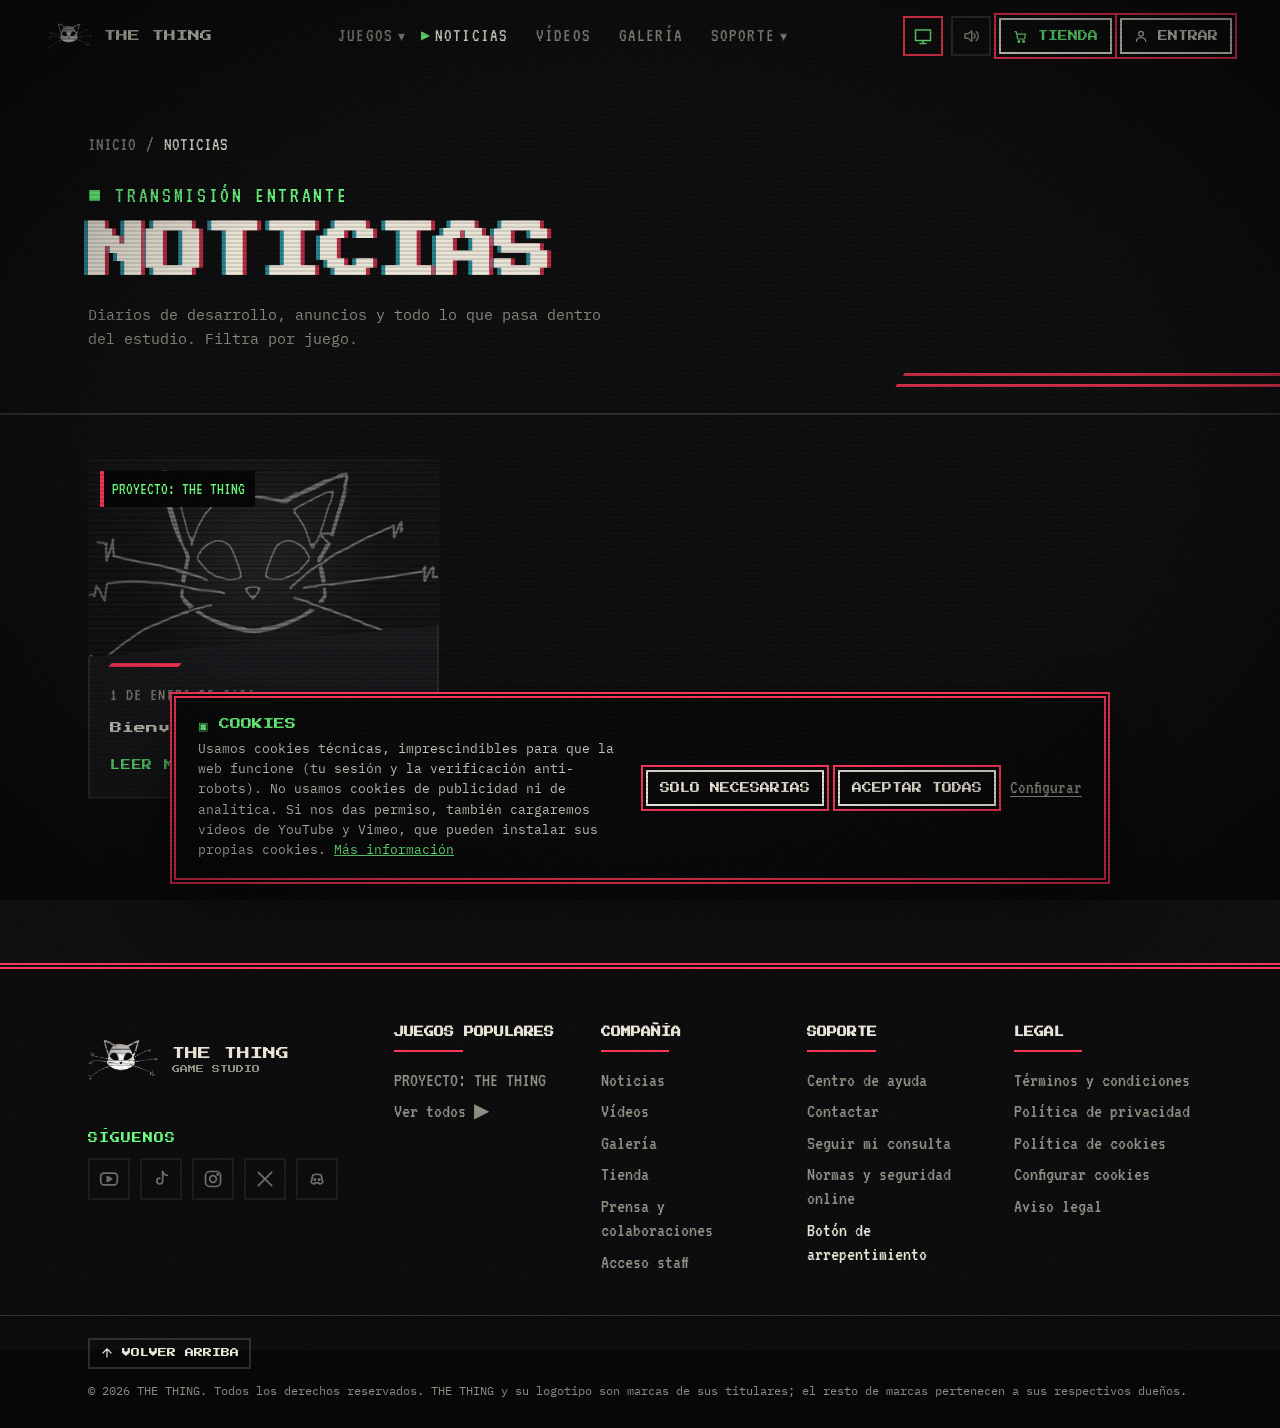
<file: noticias.html>
<!doctype html>
<html lang="es">
<head>
  <meta charset="utf-8">
  <meta name="viewport" content="width=device-width, initial-scale=1">
  <title>Noticias — THE THING</title>
  <meta name="description" content="Noticias, anuncios y diarios de desarrollo de THE THING.">
  <meta name="theme-color" content="#0a0a0b">
  <meta property="og:type" content="website">
  <meta property="og:site_name" content="THE THING">
  <meta property="og:title" content="Noticias — THE THING">
  <meta property="og:description" content="Noticias, anuncios y diarios de desarrollo de THE THING.">
  <meta property="og:image" content="https://thethinggame.com/assets/img/og-image.jpg">
  <meta property="og:image:width" content="1200">
  <meta property="og:image:height" content="630">
  <meta name="twitter:card" content="summary_large_image">
  <meta name="application-name" content="THE THING">
  <meta name="apple-mobile-web-app-title" content="THE THING">
  <link rel="icon" href="/favicon.ico" sizes="48x48">
  <link rel="icon" type="image/png" sizes="96x96" href="assets/img/favicon.png">
  <link rel="icon" type="image/png" sizes="192x192" href="assets/img/icon-192.png">
  <link rel="apple-touch-icon" href="assets/img/apple-touch-icon.png">
  <link rel="manifest" href="site.webmanifest">
  <link rel="stylesheet" href="assets/css/style.css?v=7">
</head>
<body class="fx-on" data-page="noticias">
  <a class="skip-link" href="#main">Saltar al contenido</a>
  <div class="crt-noise" aria-hidden="true"></div>
  <div class="crt-roll" aria-hidden="true"></div>
  <div class="crt-overlay" aria-hidden="true"></div>

  <header id="header"></header>

  <main id="main">
    <section class="page-hero">
      <div class="page-hero__grid" aria-hidden="true"></div>
      <div class="container">
        <nav class="crumbs" aria-label="Estás en"><a href="index.html" data-transition>INICIO</a><span aria-hidden="true">/</span><span aria-current="page">NOTICIAS</span></nav>
        <p class="eyebrow">Transmisión entrante</p>
        <h1 class="page-title glitch" data-text="NOTICIAS">NOTICIAS</h1>
        <p class="section-sub">Diarios de desarrollo, anuncios y todo lo que pasa dentro del estudio. Filtra por juego.</p>
      </div>
    </section>

    <section class="section section--tight">
      <div class="container">
        <div class="ntabs" id="newsTabs" role="tablist" aria-label="Filtrar noticias por juego" hidden></div>
        <div class="news-grid" id="news"></div>
        <div class="more-row"><button class="btn" type="button" id="moreNews" hidden>Cargar más ▼</button></div>
      </div>
    </section>
  </main>

  <footer id="footer"></footer>

  <script src="assets/js/common.js?v=7"></script>
  <script src="assets/js/demo.js?v=7"></script>
  <script src="assets/js/layout.js?v=7"></script>
  <script src="assets/js/captcha.js?v=7"></script>
  <script src="assets/js/account.js?v=7"></script>
  <script src="assets/js/main.js?v=7"></script>
</body>
</html>
</file>
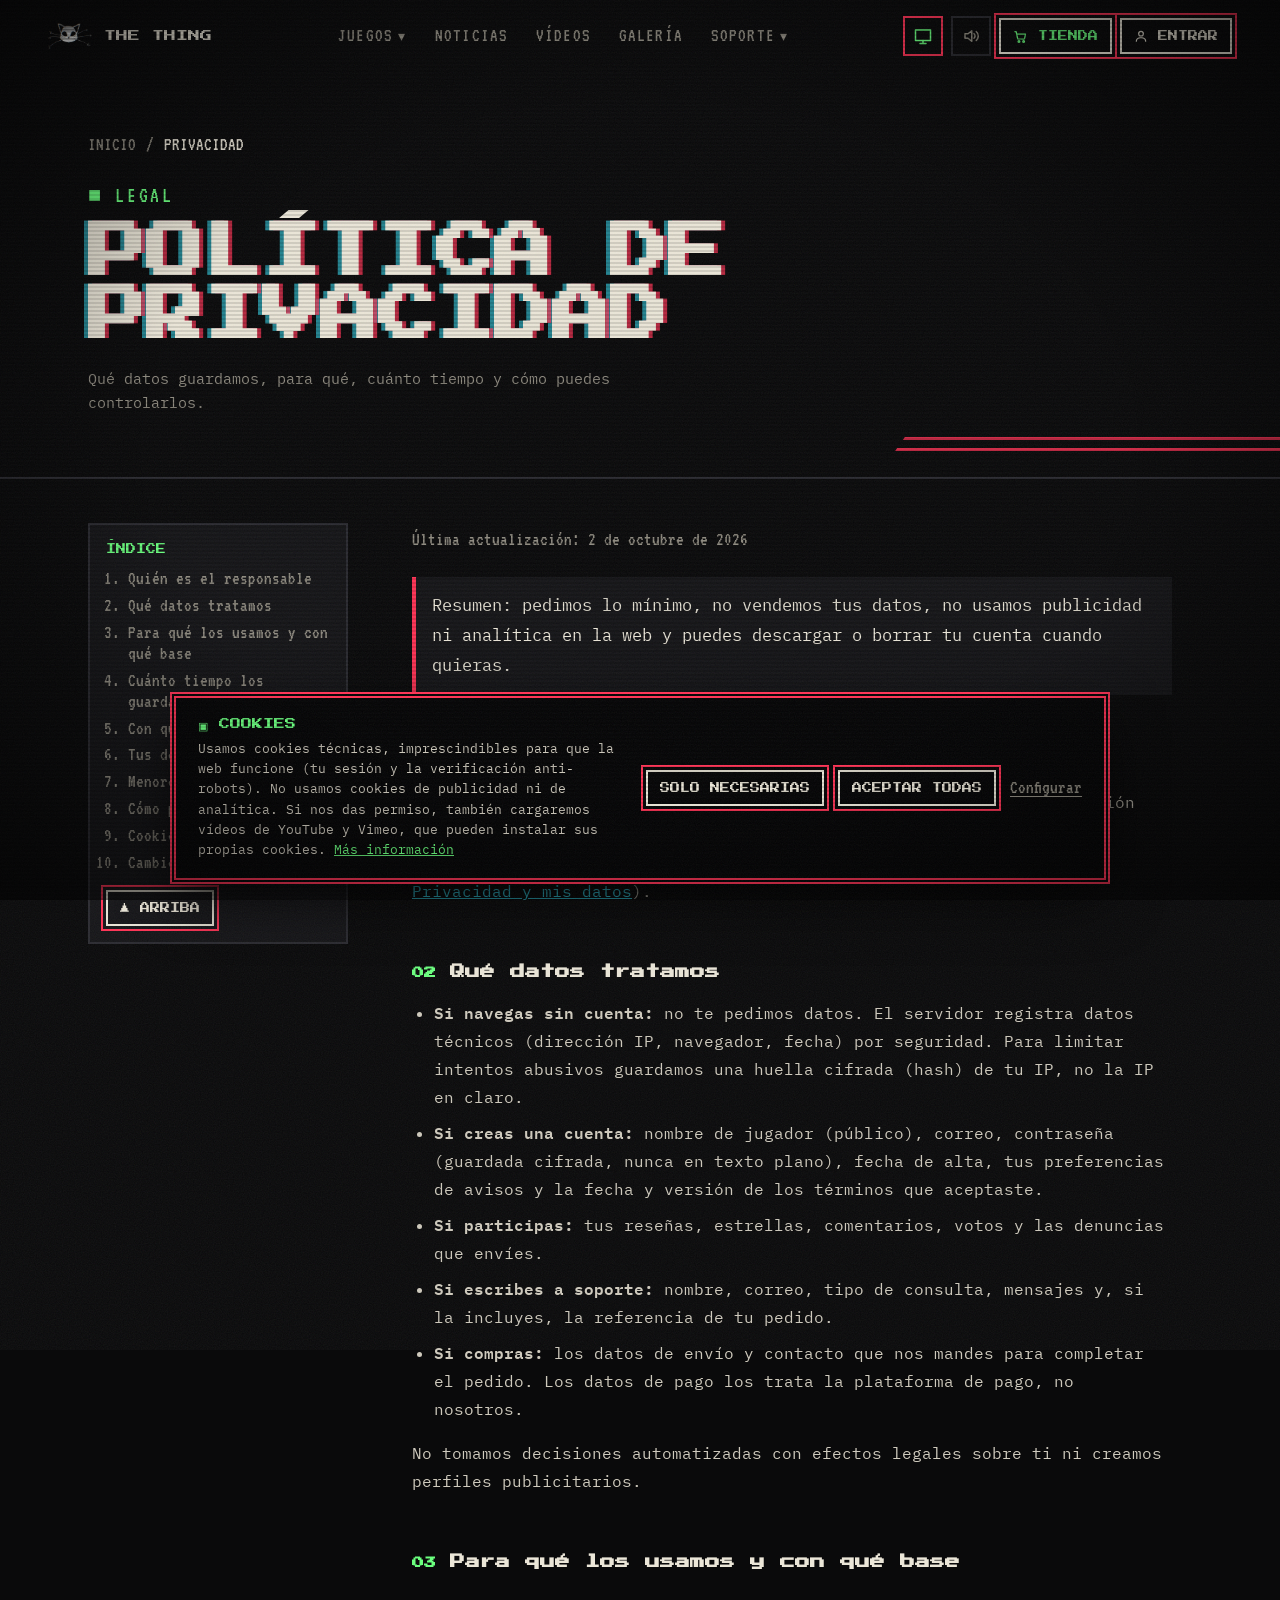
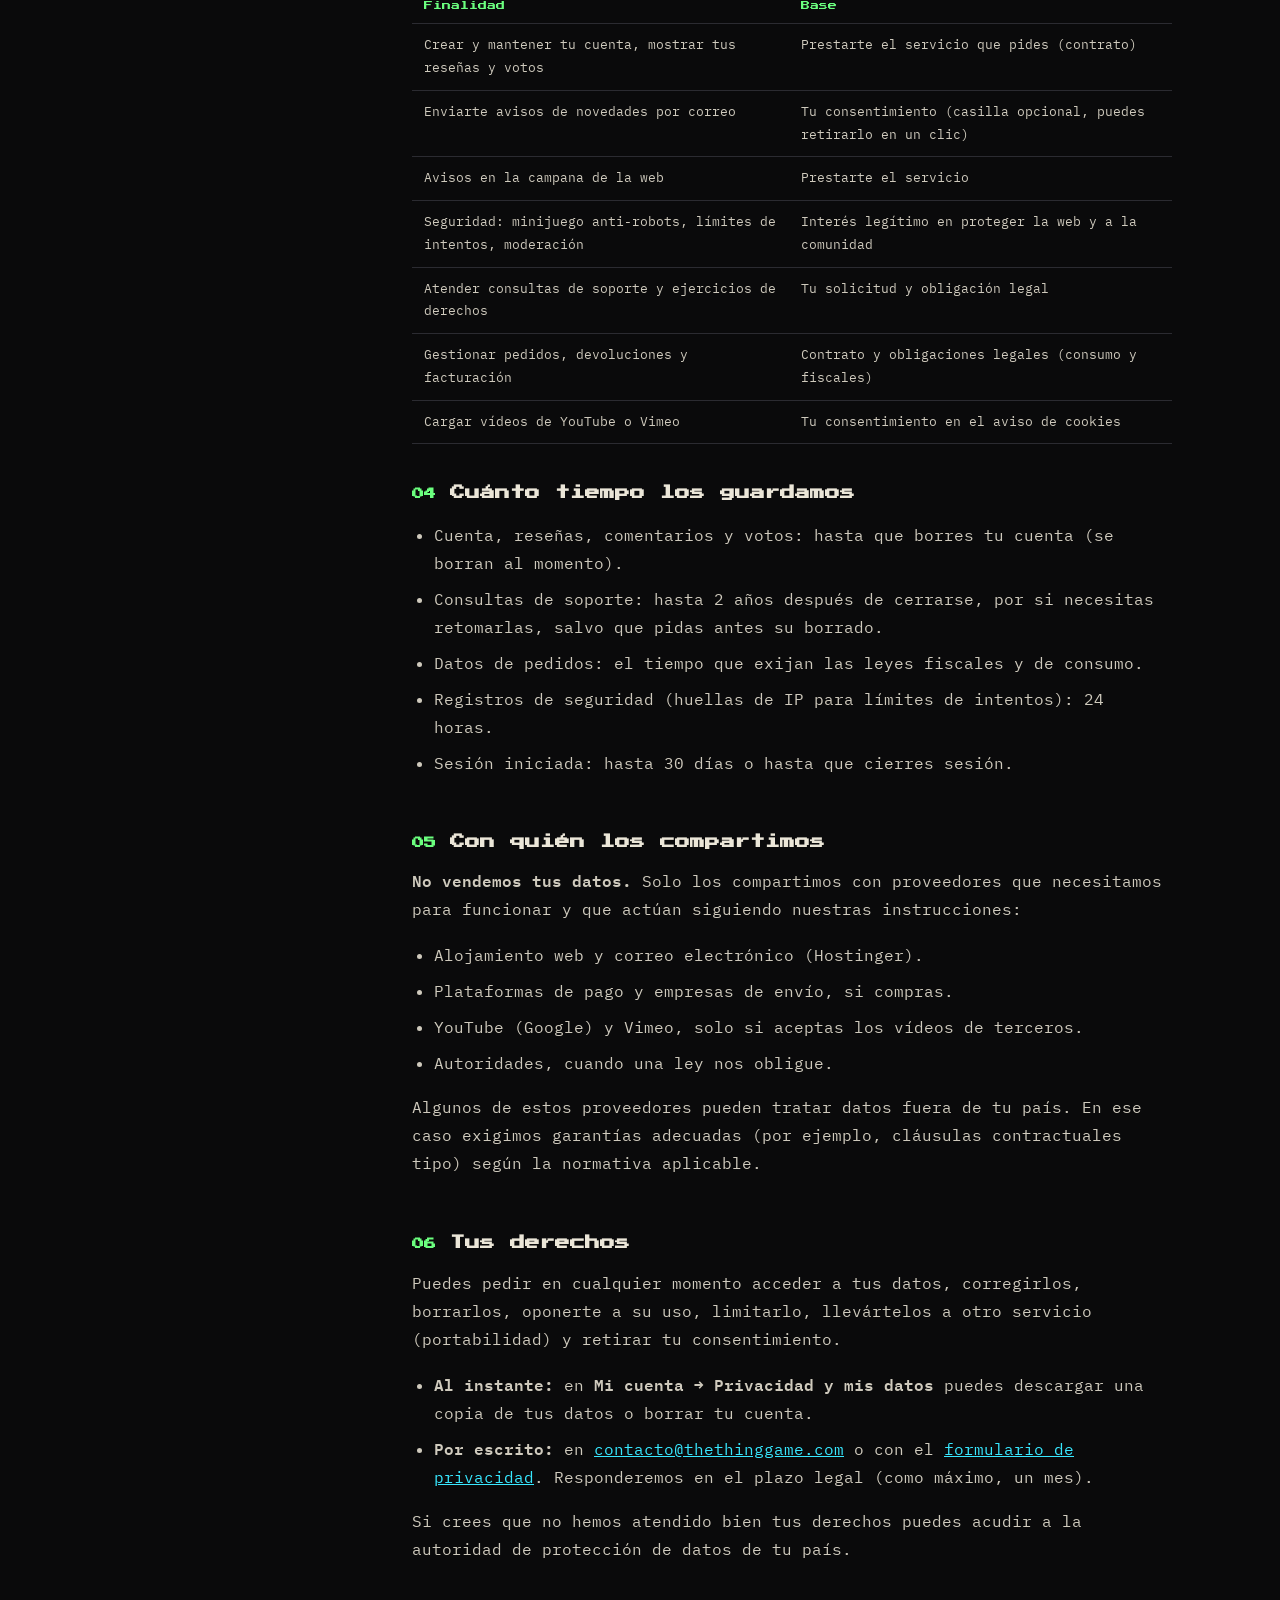
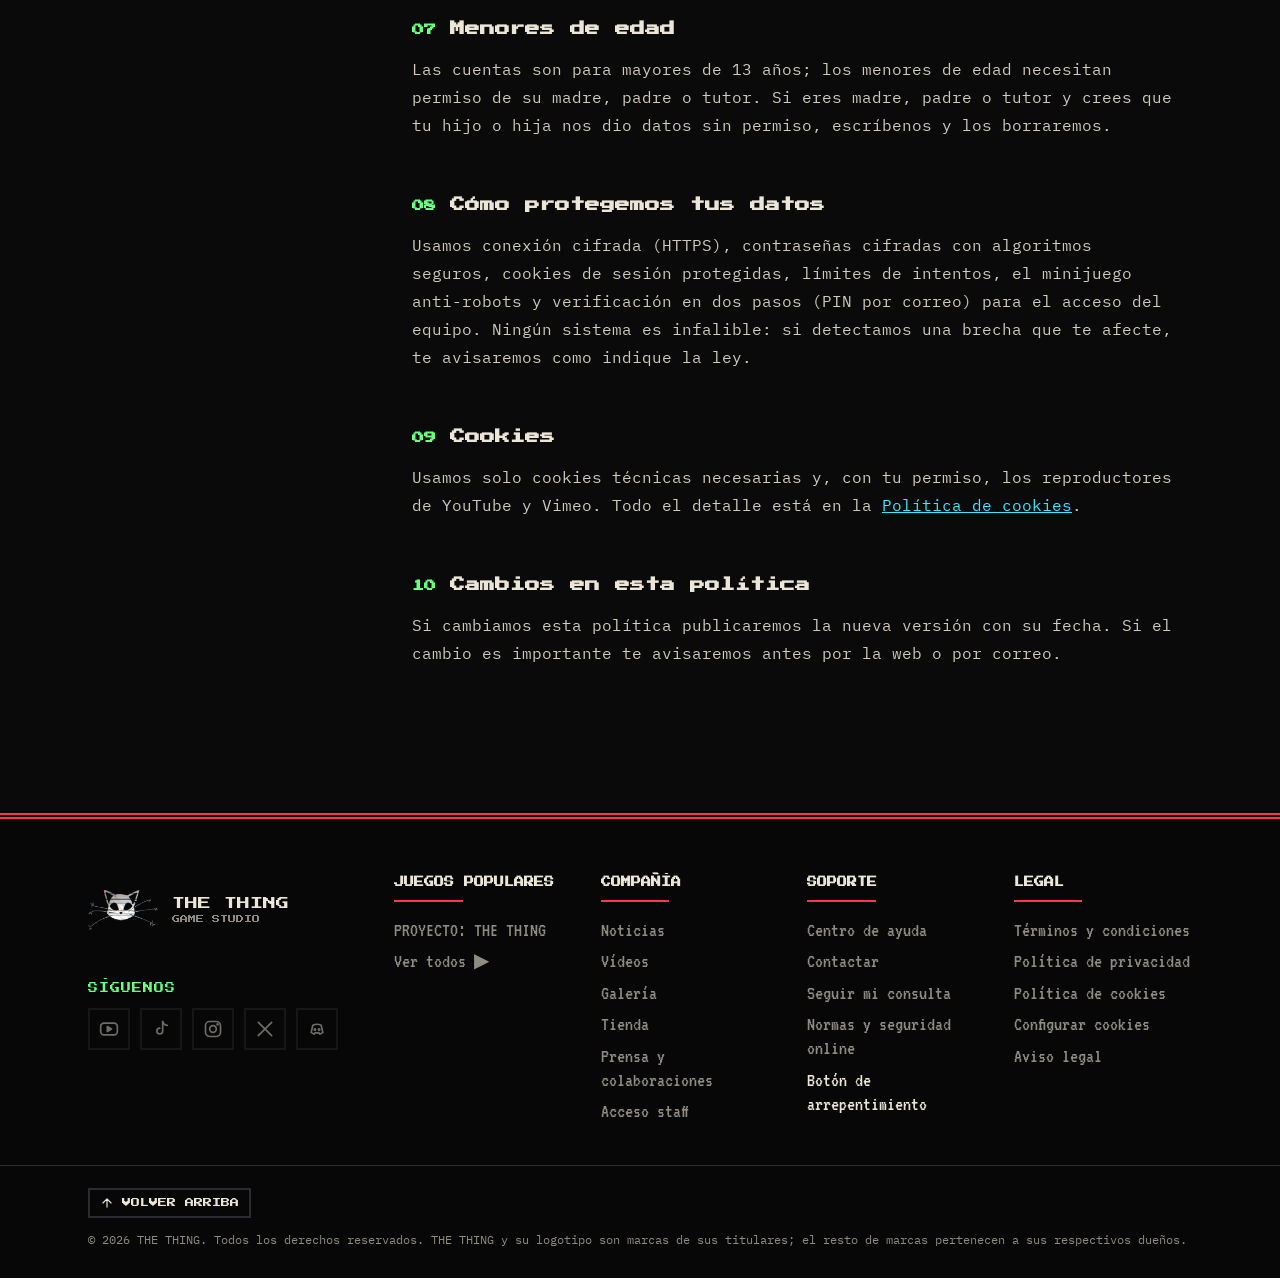
<file: privacidad.html>
<!doctype html>
<html lang="es">
<head>
  <meta charset="utf-8">
  <meta name="viewport" content="width=device-width, initial-scale=1">
  <title>Política de privacidad — THE THING</title>
  <meta name="description" content="Qué datos guardamos, para qué, cuánto tiempo y cómo puedes controlarlos.">
  <meta name="theme-color" content="#0a0a0b">
  <meta property="og:type" content="website">
  <meta property="og:site_name" content="THE THING">
  <meta property="og:title" content="Política de privacidad — THE THING">
  <meta property="og:description" content="Qué datos guardamos, para qué, cuánto tiempo y cómo puedes controlarlos.">
  <meta property="og:image" content="https://thethinggame.com/assets/img/og-image.jpg">
  <meta property="og:image:width" content="1200">
  <meta property="og:image:height" content="630">
  <meta name="twitter:card" content="summary_large_image">
  <meta name="application-name" content="THE THING">
  <meta name="apple-mobile-web-app-title" content="THE THING">
  <link rel="icon" href="/favicon.ico" sizes="48x48">
  <link rel="icon" type="image/png" sizes="96x96" href="assets/img/favicon.png">
  <link rel="icon" type="image/png" sizes="192x192" href="assets/img/icon-192.png">
  <link rel="apple-touch-icon" href="assets/img/apple-touch-icon.png">
  <link rel="manifest" href="site.webmanifest">
  <link rel="stylesheet" href="assets/css/style.css?v=7">
</head>
<body class="fx-on legal-page" data-page="privacidad">
  <a class="skip-link" href="#main">Saltar al contenido</a>
  <div class="crt-noise" aria-hidden="true"></div>
  <div class="crt-roll" aria-hidden="true"></div>
  <div class="crt-overlay" aria-hidden="true"></div>

  <header id="header"></header>

  <main id="main">
    <section class="page-hero">
      <div class="page-hero__grid" aria-hidden="true"></div>
      <div class="container">
        <nav class="crumbs" aria-label="Estás en"><a href="index.html" data-transition>INICIO</a><span aria-hidden="true">/</span><span aria-current="page">PRIVACIDAD</span></nav>
        <p class="eyebrow">Legal</p>
        <h1 class="page-title glitch" data-text="POLÍTICA DE PRIVACIDAD">POLÍTICA DE PRIVACIDAD</h1>
        <p class="section-sub">Qué datos guardamos, para qué, cuánto tiempo y cómo puedes controlarlos.</p>
      </div>
    </section>

    <section class="section section--tight">
      <div class="container legal">
        <aside class="legal__toc" aria-label="Índice">
          <p class="legal__toc-title">ÍNDICE</p>
          <ol><li><a href="#responsable">Quién es el responsable</a></li>
<li><a href="#datos">Qué datos tratamos</a></li>
<li><a href="#fines">Para qué los usamos y con qué base</a></li>
<li><a href="#plazos">Cuánto tiempo los guardamos</a></li>
<li><a href="#destinatarios">Con quién los compartimos</a></li>
<li><a href="#derechos">Tus derechos</a></li>
<li><a href="#menores">Menores de edad</a></li>
<li><a href="#seguridad">Cómo protegemos tus datos</a></li>
<li><a href="#cookies">Cookies</a></li>
<li><a href="#cambios">Cambios en esta política</a></li></ol>
          <button class="btn btn--sm" type="button" data-to-top>▲ Arriba</button>
        </aside>
        <article class="legal__doc prose">
          <p class="legal__meta">Última actualización: 2 de octubre de 2026</p>
          <p class="legal__lead">Resumen: pedimos lo mínimo, no vendemos tus datos, no usamos publicidad ni analítica en la web y puedes descargar o borrar tu cuenta cuando quieras.</p>
          
          <section id="responsable" class="legal__sec">
            <h2><span>01</span> Quién es el responsable</h2>
            
      <p>El responsable de tus datos es <span data-site="legalName" data-label="RAZÓN SOCIAL / NOMBRE DEL TITULAR"></span>, identificación fiscal <span data-site="taxId" data-label="CUIT / NIF / RFC"></span>, con domicilio en <span data-site="address" data-label="DOMICILIO"></span>, <span data-site="country" data-label="PAÍS"></span>. Contacto para privacidad: <a data-site-mail="privacyEmail" href="mailto:contacto@thethinggame.com">contacto@thethinggame.com</a> (o el formulario de <a href="soporte.html?tipo=privacidad#contacto">soporte → Privacidad y mis datos</a>).</p>
          </section>

          <section id="datos" class="legal__sec">
            <h2><span>02</span> Qué datos tratamos</h2>
            
      <ul>
        <li><b>Si navegas sin cuenta:</b> no te pedimos datos. El servidor registra datos técnicos (dirección IP, navegador, fecha) por seguridad. Para limitar intentos abusivos guardamos una huella cifrada (hash) de tu IP, no la IP en claro.</li>
        <li><b>Si creas una cuenta:</b> nombre de jugador (público), correo, contraseña (guardada cifrada, nunca en texto plano), fecha de alta, tus preferencias de avisos y la fecha y versión de los términos que aceptaste.</li>
        <li><b>Si participas:</b> tus reseñas, estrellas, comentarios, votos y las denuncias que envíes.</li>
        <li><b>Si escribes a soporte:</b> nombre, correo, tipo de consulta, mensajes y, si la incluyes, la referencia de tu pedido.</li>
        <li><b>Si compras:</b> los datos de envío y contacto que nos mandes para completar el pedido. Los datos de pago los trata la plataforma de pago, no nosotros.</li>
      </ul>
      <p>No tomamos decisiones automatizadas con efectos legales sobre ti ni creamos perfiles publicitarios.</p>
          </section>

          <section id="fines" class="legal__sec">
            <h2><span>03</span> Para qué los usamos y con qué base</h2>
            
      <div class="table-wrap"><table class="legal__table">
        <thead><tr><th>Finalidad</th><th>Base</th></tr></thead>
        <tbody>
          <tr><td>Crear y mantener tu cuenta, mostrar tus reseñas y votos</td><td>Prestarte el servicio que pides (contrato)</td></tr>
          <tr><td>Enviarte avisos de novedades por correo</td><td>Tu consentimiento (casilla opcional, puedes retirarlo en un clic)</td></tr>
          <tr><td>Avisos en la campana de la web</td><td>Prestarte el servicio</td></tr>
          <tr><td>Seguridad: minijuego anti-robots, límites de intentos, moderación</td><td>Interés legítimo en proteger la web y a la comunidad</td></tr>
          <tr><td>Atender consultas de soporte y ejercicios de derechos</td><td>Tu solicitud y obligación legal</td></tr>
          <tr><td>Gestionar pedidos, devoluciones y facturación</td><td>Contrato y obligaciones legales (consumo y fiscales)</td></tr>
          <tr><td>Cargar vídeos de YouTube o Vimeo</td><td>Tu consentimiento en el aviso de cookies</td></tr>
        </tbody>
      </table></div>
          </section>

          <section id="plazos" class="legal__sec">
            <h2><span>04</span> Cuánto tiempo los guardamos</h2>
            
      <ul>
        <li>Cuenta, reseñas, comentarios y votos: hasta que borres tu cuenta (se borran al momento).</li>
        <li>Consultas de soporte: hasta 2 años después de cerrarse, por si necesitas retomarlas, salvo que pidas antes su borrado.</li>
        <li>Datos de pedidos: el tiempo que exijan las leyes fiscales y de consumo.</li>
        <li>Registros de seguridad (huellas de IP para límites de intentos): 24 horas.</li>
        <li>Sesión iniciada: hasta 30 días o hasta que cierres sesión.</li>
      </ul>
          </section>

          <section id="destinatarios" class="legal__sec">
            <h2><span>05</span> Con quién los compartimos</h2>
            
      <p><b>No vendemos tus datos.</b> Solo los compartimos con proveedores que necesitamos para funcionar y que actúan siguiendo nuestras instrucciones:</p>
      <ul>
        <li>Alojamiento web y correo electrónico (Hostinger).</li>
        <li>Plataformas de pago y empresas de envío, si compras.</li>
        <li>YouTube (Google) y Vimeo, solo si aceptas los vídeos de terceros.</li>
        <li>Autoridades, cuando una ley nos obligue.</li>
      </ul>
      <p>Algunos de estos proveedores pueden tratar datos fuera de tu país. En ese caso exigimos garantías adecuadas (por ejemplo, cláusulas contractuales tipo) según la normativa aplicable.</p>
          </section>

          <section id="derechos" class="legal__sec">
            <h2><span>06</span> Tus derechos</h2>
            
      <p>Puedes pedir en cualquier momento acceder a tus datos, corregirlos, borrarlos, oponerte a su uso, limitarlo, llevártelos a otro servicio (portabilidad) y retirar tu consentimiento.</p>
      <ul>
        <li><b>Al instante:</b> en <b>Mi cuenta → Privacidad y mis datos</b> puedes descargar una copia de tus datos o borrar tu cuenta.</li>
        <li><b>Por escrito:</b> en <a data-site-mail="privacyEmail" href="mailto:contacto@thethinggame.com">contacto@thethinggame.com</a> o con el <a href="soporte.html?tipo=privacidad#contacto">formulario de privacidad</a>. Responderemos en el plazo legal (como máximo, un mes).</li>
      </ul>
      <p data-country-only="AR" hidden>El titular de los datos personales tiene la facultad de ejercer el derecho de acceso a los mismos en forma gratuita a intervalos no inferiores a seis meses, salvo que se acredite un interés legítimo al efecto, conforme lo establecido en el artículo 14, inciso 3 de la Ley N° 25.326. La AGENCIA DE ACCESO A LA INFORMACIÓN PÚBLICA, en su carácter de Órgano de Control de la Ley N° 25.326, tiene la atribución de atender las denuncias y reclamos que interpongan quienes resulten afectados en sus derechos por incumplimiento de las normas vigentes en materia de protección de datos personales.</p>
      <p data-country-only="ES" hidden>Si crees que no hemos atendido bien tus derechos puedes reclamar ante la Agencia Española de Protección de Datos (<a href="https://www.aepd.es" target="_blank" rel="noopener noreferrer">aepd.es</a>).</p>
      <p data-country-only="MX,*">Si crees que no hemos atendido bien tus derechos puedes acudir a la autoridad de protección de datos de tu país.</p>
          </section>

          <section id="menores" class="legal__sec">
            <h2><span>07</span> Menores de edad</h2>
            
      <p>Las cuentas son para mayores de <span data-site="minAge">13</span> años; los menores de edad necesitan permiso de su madre, padre o tutor. Si eres madre, padre o tutor y crees que tu hijo o hija nos dio datos sin permiso, escríbenos y los borraremos.</p>
          </section>

          <section id="seguridad" class="legal__sec">
            <h2><span>08</span> Cómo protegemos tus datos</h2>
            
      <p>Usamos conexión cifrada (HTTPS), contraseñas cifradas con algoritmos seguros, cookies de sesión protegidas, límites de intentos, el minijuego anti-robots y verificación en dos pasos (PIN por correo) para el acceso del equipo. Ningún sistema es infalible: si detectamos una brecha que te afecte, te avisaremos como indique la ley.</p>
          </section>

          <section id="cookies" class="legal__sec">
            <h2><span>09</span> Cookies</h2>
            
      <p>Usamos solo cookies técnicas necesarias y, con tu permiso, los reproductores de YouTube y Vimeo. Todo el detalle está en la <a href="cookies.html">Política de cookies</a>.</p>
          </section>

          <section id="cambios" class="legal__sec">
            <h2><span>10</span> Cambios en esta política</h2>
            
      <p>Si cambiamos esta política publicaremos la nueva versión con su fecha. Si el cambio es importante te avisaremos antes por la web o por correo.</p>
          </section>
        </article>
      </div>
    </section>
  </main>

  <footer id="footer"></footer>

  <script src="assets/js/common.js?v=7"></script>
  <script src="assets/js/demo.js?v=7"></script>
  <script src="assets/js/layout.js?v=7"></script>
  <script src="assets/js/captcha.js?v=7"></script>
  <script src="assets/js/account.js?v=7"></script>
</body>
</html>
</file>
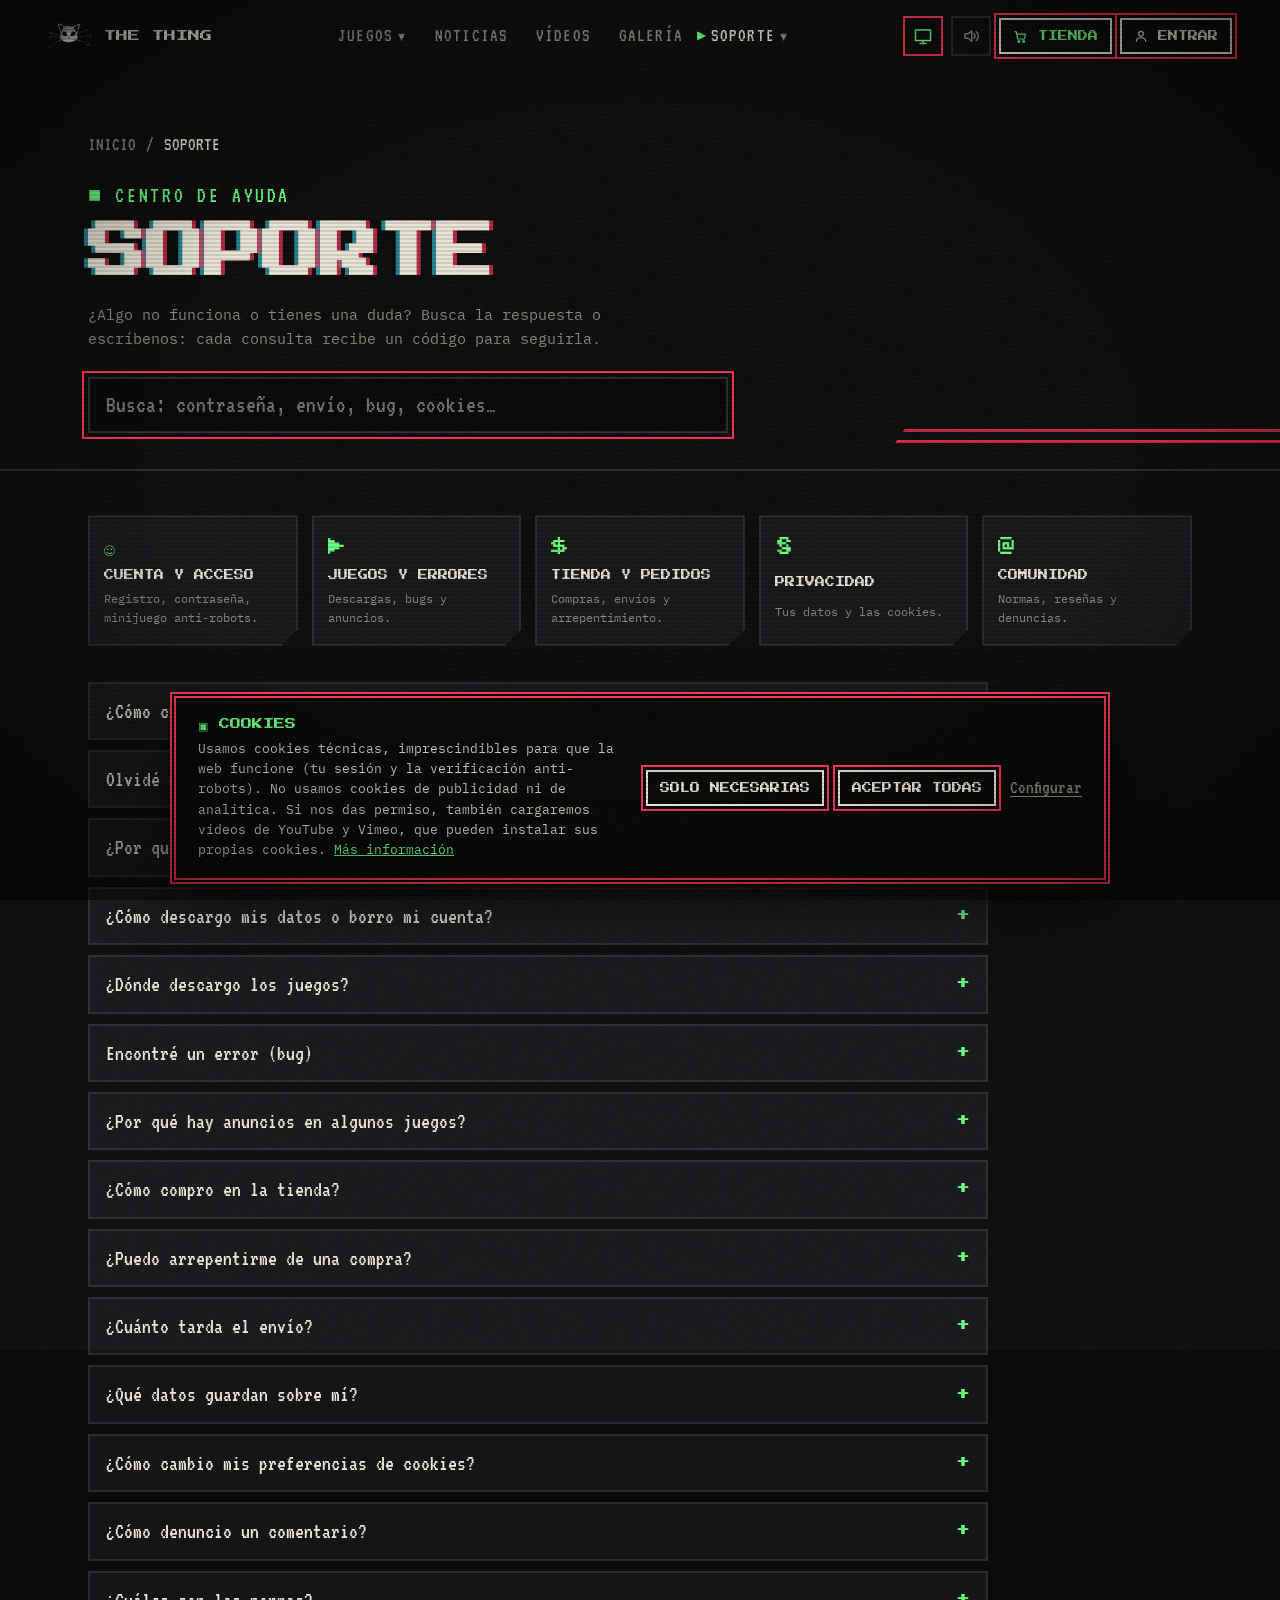
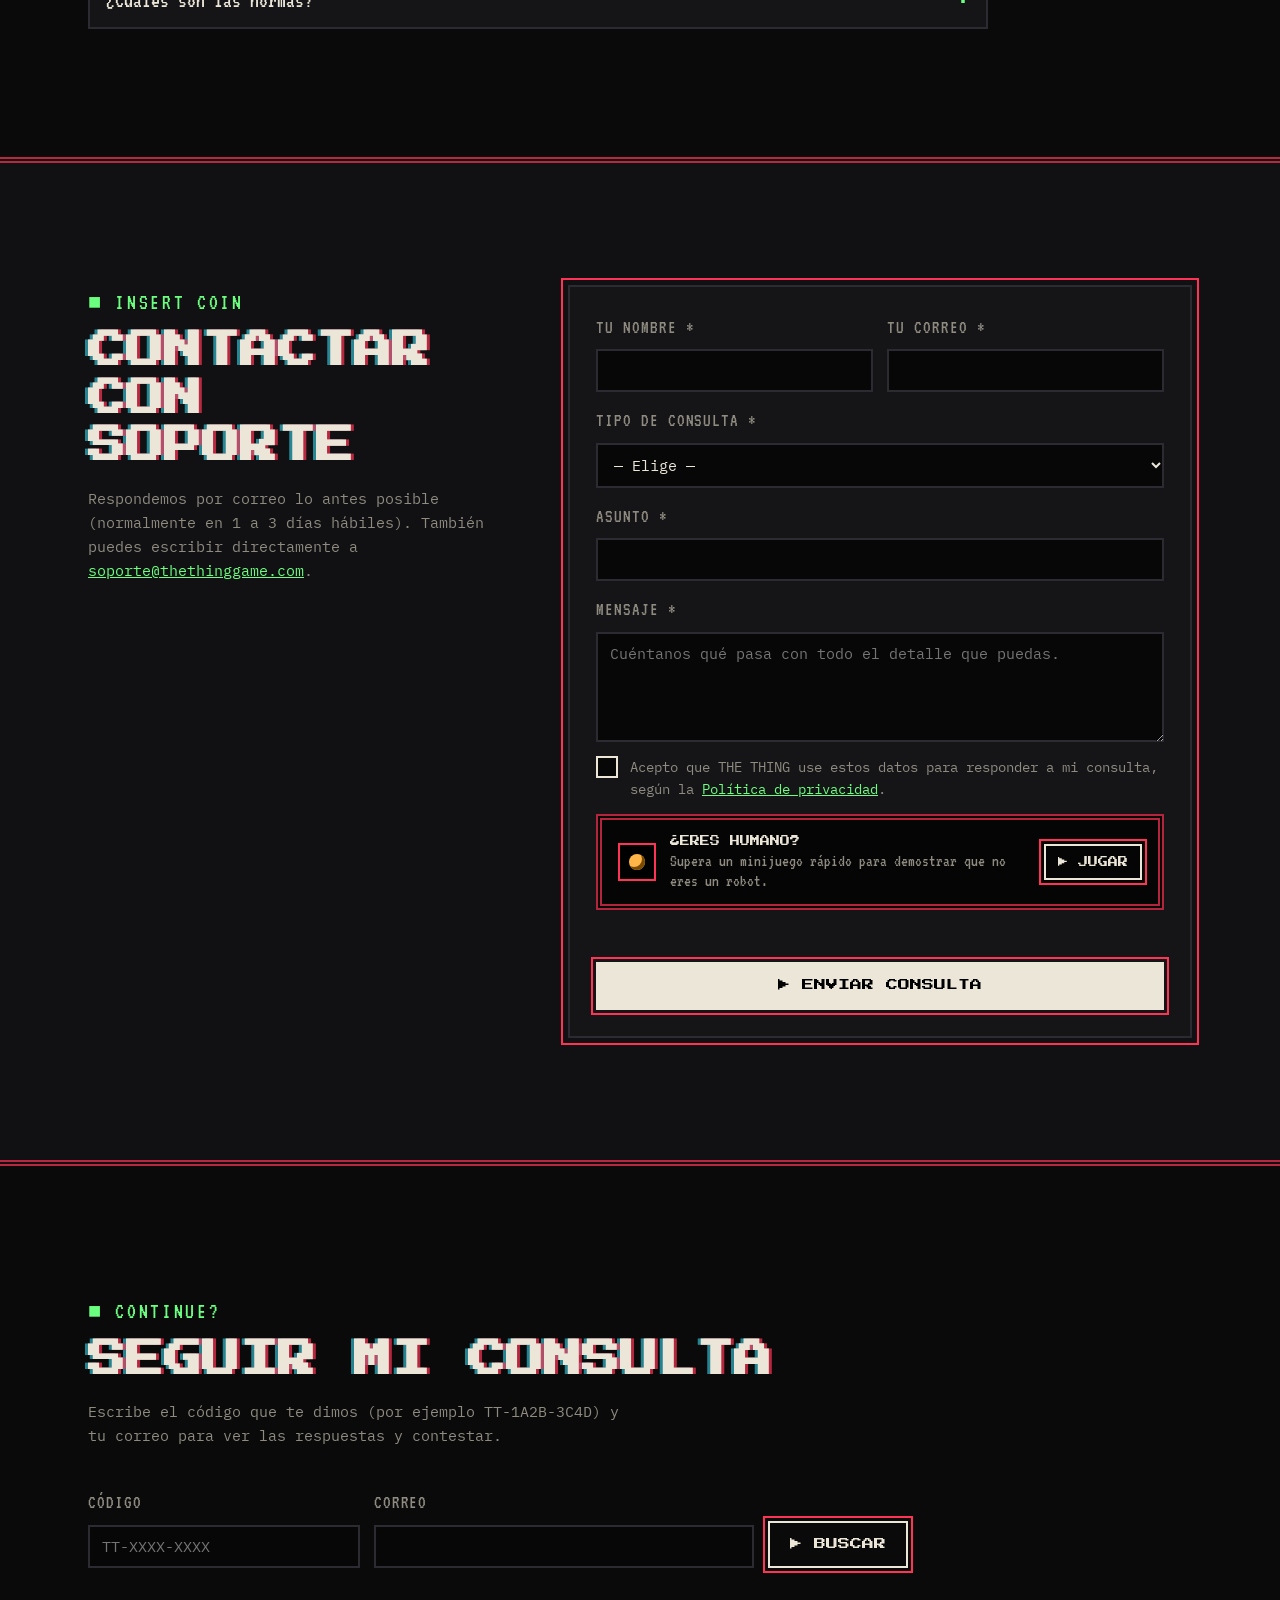
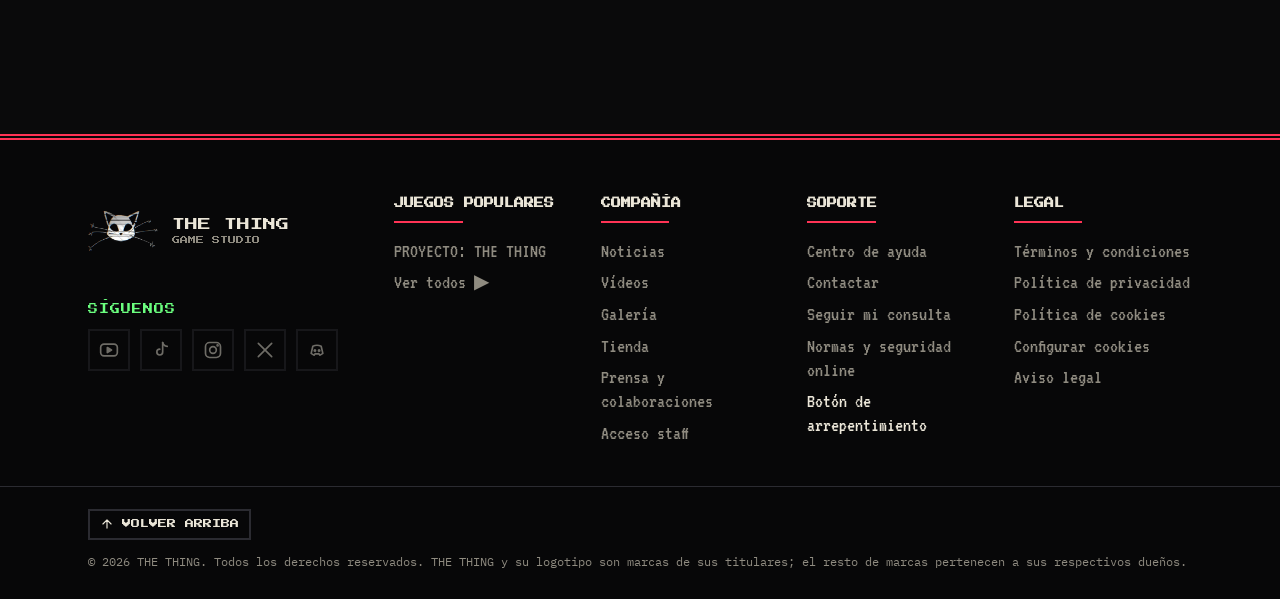
<file: soporte.html>
<!doctype html>
<html lang="es">
<head>
  <meta charset="utf-8">
  <meta name="viewport" content="width=device-width, initial-scale=1">
  <title>Soporte — THE THING</title>
  <meta name="description" content="Centro de ayuda de THE THING: preguntas frecuentes, contacto con soporte y seguimiento de consultas.">
  <meta name="theme-color" content="#0a0a0b">
  <meta property="og:type" content="website">
  <meta property="og:site_name" content="THE THING">
  <meta property="og:title" content="Soporte — THE THING">
  <meta property="og:description" content="Centro de ayuda de THE THING: preguntas frecuentes, contacto con soporte y seguimiento de consultas.">
  <meta property="og:image" content="https://thethinggame.com/assets/img/og-image.jpg">
  <meta property="og:image:width" content="1200">
  <meta property="og:image:height" content="630">
  <meta name="twitter:card" content="summary_large_image">
  <meta name="application-name" content="THE THING">
  <meta name="apple-mobile-web-app-title" content="THE THING">
  <link rel="icon" href="/favicon.ico" sizes="48x48">
  <link rel="icon" type="image/png" sizes="96x96" href="assets/img/favicon.png">
  <link rel="icon" type="image/png" sizes="192x192" href="assets/img/icon-192.png">
  <link rel="apple-touch-icon" href="assets/img/apple-touch-icon.png">
  <link rel="manifest" href="site.webmanifest">
  <link rel="stylesheet" href="assets/css/style.css?v=7">
</head>
<body class="fx-on" data-page="soporte">
  <a class="skip-link" href="#main">Saltar al contenido</a>
  <div class="crt-noise" aria-hidden="true"></div>
  <div class="crt-roll" aria-hidden="true"></div>
  <div class="crt-overlay" aria-hidden="true"></div>

  <header id="header"></header>

  <main id="main">
    <section class="page-hero">
      <div class="page-hero__grid" aria-hidden="true"></div>
      <div class="container">
        <nav class="crumbs" aria-label="Estás en"><a href="index.html" data-transition>INICIO</a><span aria-hidden="true">/</span><span aria-current="page">SOPORTE</span></nav>
        <p class="eyebrow">Centro de ayuda</p>
        <h1 class="page-title glitch" data-text="SOPORTE">SOPORTE</h1>
        <p class="section-sub">¿Algo no funciona o tienes una duda? Busca la respuesta o escríbenos: cada consulta recibe un código para seguirla.</p>
        <label class="help-search"><span class="sr-only">Buscar en la ayuda</span>
          <input type="search" id="faqSearch" placeholder="Busca: contraseña, envío, bug, cookies…" autocomplete="off">
        </label>
      </div>
    </section>

    <section class="section section--tight" id="ayuda">
      <div class="container">
        <div class="topics"><button type="button" class="topic reveal" data-topic="cuenta" aria-pressed="false" style="--d:0.00s"><span class="topic__icon" aria-hidden="true">☺</span><span class="topic__name">CUENTA Y ACCESO</span><span class="topic__txt">Registro, contraseña, minijuego anti-robots.</span></button>
<button type="button" class="topic reveal" data-topic="juegos" aria-pressed="false" style="--d:0.05s"><span class="topic__icon" aria-hidden="true">▶</span><span class="topic__name">JUEGOS Y ERRORES</span><span class="topic__txt">Descargas, bugs y anuncios.</span></button>
<button type="button" class="topic reveal" data-topic="tienda" aria-pressed="false" style="--d:0.10s"><span class="topic__icon" aria-hidden="true">$</span><span class="topic__name">TIENDA Y PEDIDOS</span><span class="topic__txt">Compras, envíos y arrepentimiento.</span></button>
<button type="button" class="topic reveal" data-topic="privacidad" aria-pressed="false" style="--d:0.15s"><span class="topic__icon" aria-hidden="true">§</span><span class="topic__name">PRIVACIDAD</span><span class="topic__txt">Tus datos y las cookies.</span></button>
<button type="button" class="topic reveal" data-topic="comunidad" aria-pressed="false" style="--d:0.20s"><span class="topic__icon" aria-hidden="true">@</span><span class="topic__name">COMUNIDAD</span><span class="topic__txt">Normas, reseñas y denuncias.</span></button></div>
        <div class="faq-list" id="faqList"><details class="faq" data-topic="cuenta"><summary>¿Cómo creo una cuenta de jugador?</summary><div class="faq__a"><p>Toca <b>Entrar</b> arriba a la derecha → <b>Nuevo jugador</b>. Elige un nombre, tu correo y una contraseña, acepta los términos y supera el minijuego anti-robots. Listo.</p></div></details>
<details class="faq" data-topic="cuenta"><summary>Olvidé mi contraseña</summary><div class="faq__a"><p>Escríbenos con el formulario de abajo eligiendo <b>Cuenta y acceso</b> y usando el mismo correo de tu cuenta. Te ayudaremos a recuperarla.</p></div></details>
<details class="faq" data-topic="cuenta"><summary>¿Por qué tengo que jugar un minijuego para entrar?</summary><div class="faq__a"><p>Es nuestro captcha: demuestra que eres una persona y no un programa que crea cuentas falsas o prueba contraseñas. Si tienes problemas para jugarlo (por ejemplo, de visión), escríbenos y te ayudamos.</p></div></details>
<details class="faq" data-topic="cuenta"><summary>¿Cómo descargo mis datos o borro mi cuenta?</summary><div class="faq__a"><p>Entra en <b>Mi cuenta → Privacidad y mis datos</b>. Puedes descargar un archivo con todo lo que guardamos sobre ti o borrar tu cuenta escribiendo tu contraseña.</p></div></details>
<details class="faq" data-topic="juegos"><summary>¿Dónde descargo los juegos?</summary><div class="faq__a"><p>En la ficha de cada juego (sección <a href="juegos.html">Juegos</a>) está el botón para jugar o descargar desde la tienda oficial. No descargues nuestros juegos desde otros sitios.</p></div></details>
<details class="faq" data-topic="juegos"><summary>Encontré un error (bug)</summary><div class="faq__a"><p>Envíanos una consulta de tipo <b>Juegos y errores</b> indicando el juego, tu dispositivo, la versión y los pasos para que ocurra. Una captura ayuda mucho: súbela a un servicio de imágenes y pega el enlace.</p></div></details>
<details class="faq" data-topic="juegos"><summary>¿Por qué hay anuncios en algunos juegos?</summary><div class="faq__a"><p>Algunos juegos son gratis y se financian con publicidad. Intentamos que los anuncios no molesten. En la ficha de la tienda de cada juego tienes su información de privacidad.</p></div></details>
<details class="faq" data-topic="tienda"><summary>¿Cómo compro en la tienda?</summary><div class="faq__a"><p>Abre el producto, elige talla o variante y pulsa <b>Comprar</b> (te lleva a la plataforma de pago) o <b>Pedir por correo</b>. No necesitas cuenta.</p></div></details>
<details class="faq" data-topic="tienda"><summary>¿Puedo arrepentirme de una compra?</summary><div class="faq__a"><p>Sí. Usa el <a href="soporte.html?tipo=arrepentimiento#contacto">Botón de arrepentimiento</a> dentro del plazo legal y te daremos un código de trámite al momento. Más detalles en las <a href="terminos.html#compras">condiciones de compra</a>.</p></div></details>
<details class="faq" data-topic="tienda"><summary>¿Cuánto tarda el envío?</summary><div class="faq__a"><p>Depende del destino. Te confirmamos plazo y coste antes de que pagues.</p></div></details>
<details class="faq" data-topic="privacidad"><summary>¿Qué datos guardan sobre mí?</summary><div class="faq__a"><p>Solo los necesarios para tu cuenta y lo que publicas. No usamos cookies de publicidad ni de analítica. Todo está en la <a href="privacidad.html">Política de privacidad</a>.</p></div></details>
<details class="faq" data-topic="privacidad"><summary>¿Cómo cambio mis preferencias de cookies?</summary><div class="faq__a"><p>Pulsa <button type="button" class="linkish" data-cookie-settings>Configurar cookies</button> (también está en el pie de página).</p></div></details>
<details class="faq" data-topic="comunidad"><summary>¿Cómo denuncio un comentario?</summary><div class="faq__a"><p>Pulsa <b>[ DENUNCIAR ]</b> en el comentario y elige el motivo. Para casos graves, escríbenos eligiendo <b>Denunciar contenido o conducta</b>.</p></div></details>
<details class="faq" data-topic="comunidad"><summary>¿Cuáles son las normas?</summary><div class="faq__a"><p>Respeto, nada de spam ni contenido ilegal, y reseñas honestas. Léelas completas en <a href="normas.html">Normas de la comunidad</a>.</p></div></details></div>
        <p class="faq-empty" id="faqEmpty" hidden>NO ENCONTRAMOS NADA CON ESO. <a href="#contacto">Escríbenos ▼</a></p>
      </div>
    </section>

    <section class="section section--alt" id="contacto">
      <div class="container support-grid">
        <div>
          <p class="eyebrow">Insert coin</p>
          <h2 class="section-title">Contactar con soporte</h2>
          <p class="section-sub">Respondemos por correo lo antes posible (normalmente en 1 a 3 días hábiles). También puedes escribir directamente a <a data-site-mail="supportEmail" href="mailto:soporte@thethinggame.com">soporte@thethinggame.com</a>.</p>
          <div class="support-note" id="regretNote" hidden>
            <p class="support-note__title">BOTÓN DE ARREPENTIMIENTO</p>
            <p>Usa este formulario para revocar una compra de la tienda dentro del plazo legal. Indica el número de pedido o la fecha y el producto. Al enviarlo recibirás al instante un <b>código de trámite</b> y te contestaremos por correo con los pasos para la devolución. <a href="terminos.html#compras">Condiciones</a></p>
          </div>
          <div class="support-note" id="privacyNote" hidden>
            <p class="support-note__title">PRIVACIDAD Y MIS DATOS</p>
            <p>Para ejercer tus derechos (acceso, rectificación, borrado, oposición, portabilidad) escribe desde el correo de tu cuenta. Si tienes cuenta, puedes descargar o borrar tus datos al instante en Mi cuenta.</p>
          </div>
        </div>
        <form class="tt-form support-form" id="supportForm" novalidate>
          <div class="form-row">
            <label class="tt-field"><span>TU NOMBRE *</span><input name="name" maxlength="60" autocomplete="name" required></label>
            <label class="tt-field"><span>TU CORREO *</span><input name="email" type="email" maxlength="200" autocomplete="email" required></label>
          </div>
          <div class="form-row">
            <label class="tt-field"><span>TIPO DE CONSULTA *</span>
              <select name="category" required>
                <option value="">— Elige —</option>
                <option value="cuenta">Cuenta y acceso</option>
                <option value="juegos">Juegos y errores (bugs)</option>
                <option value="tienda">Tienda y pedidos</option>
                <option value="arrepentimiento">Arrepentimiento de compra</option>
                <option value="privacidad">Privacidad y mis datos</option>
                <option value="denuncia">Denunciar contenido o conducta</option>
                <option value="prensa">Prensa y colaboraciones</option>
                <option value="otro">Otro</option>
              </select></label>
            <label class="tt-field" id="gameField" hidden><span>JUEGO</span><select name="game"><option value="">— General —</option></select></label>
            <label class="tt-field" id="orderField" hidden><span>Nº DE PEDIDO O FECHA DE COMPRA</span><input name="order" maxlength="80"></label>
          </div>
          <label class="tt-field"><span>ASUNTO *</span><input name="subject" maxlength="140" required></label>
          <label class="tt-field"><span>MENSAJE *</span><textarea name="message" maxlength="4000" required placeholder="Cuéntanos qué pasa con todo el detalle que puedas."></textarea></label>
          <label class="tt-check"><input type="checkbox" name="accept" required> <span>Acepto que THE THING use estos datos para responder a mi consulta, según la <a href="privacidad.html" target="_blank">Política de privacidad</a>.</span></label>
          <div class="hp" aria-hidden="true"><label>Web <input name="website" tabindex="-1" autocomplete="off"></label></div>
          <div class="tt-captcha" id="supportCaptcha"></div>
          <p class="tt-error" role="alert"></p>
          <button class="btn btn--solid" type="submit" style="justify-content:center">▶ Enviar consulta</button>
        </form>
      </div>
    </section>

    <section class="section" id="seguimiento">
      <div class="container">
        <div class="section-head">
          <div>
            <p class="eyebrow">Continue?</p>
            <h2 class="section-title">Seguir mi consulta</h2>
            <p class="section-sub">Escribe el código que te dimos (por ejemplo TT-1A2B-3C4D) y tu correo para ver las respuestas y contestar.</p>
          </div>
        </div>
        <form class="tt-form lookup-form" id="lookupForm" novalidate>
          <label class="tt-field"><span>CÓDIGO</span><input name="code" maxlength="20" placeholder="TT-XXXX-XXXX" autocomplete="off" spellcheck="false" required></label>
          <label class="tt-field"><span>CORREO</span><input name="email" type="email" autocomplete="email" required></label>
          <button class="btn" type="submit">▶ Buscar</button>
          <p class="tt-error" role="alert"></p>
        </form>
        <div id="ticketView" aria-live="polite"></div>
      </div>
    </section>
  </main>

  <footer id="footer"></footer>

  <script src="assets/js/common.js?v=7"></script>
  <script src="assets/js/demo.js?v=7"></script>
  <script src="assets/js/layout.js?v=7"></script>
  <script src="assets/js/captcha.js?v=7"></script>
  <script src="assets/js/account.js?v=7"></script>
  <script src="assets/js/support.js?v=7"></script>
</body>
</html>
</file>
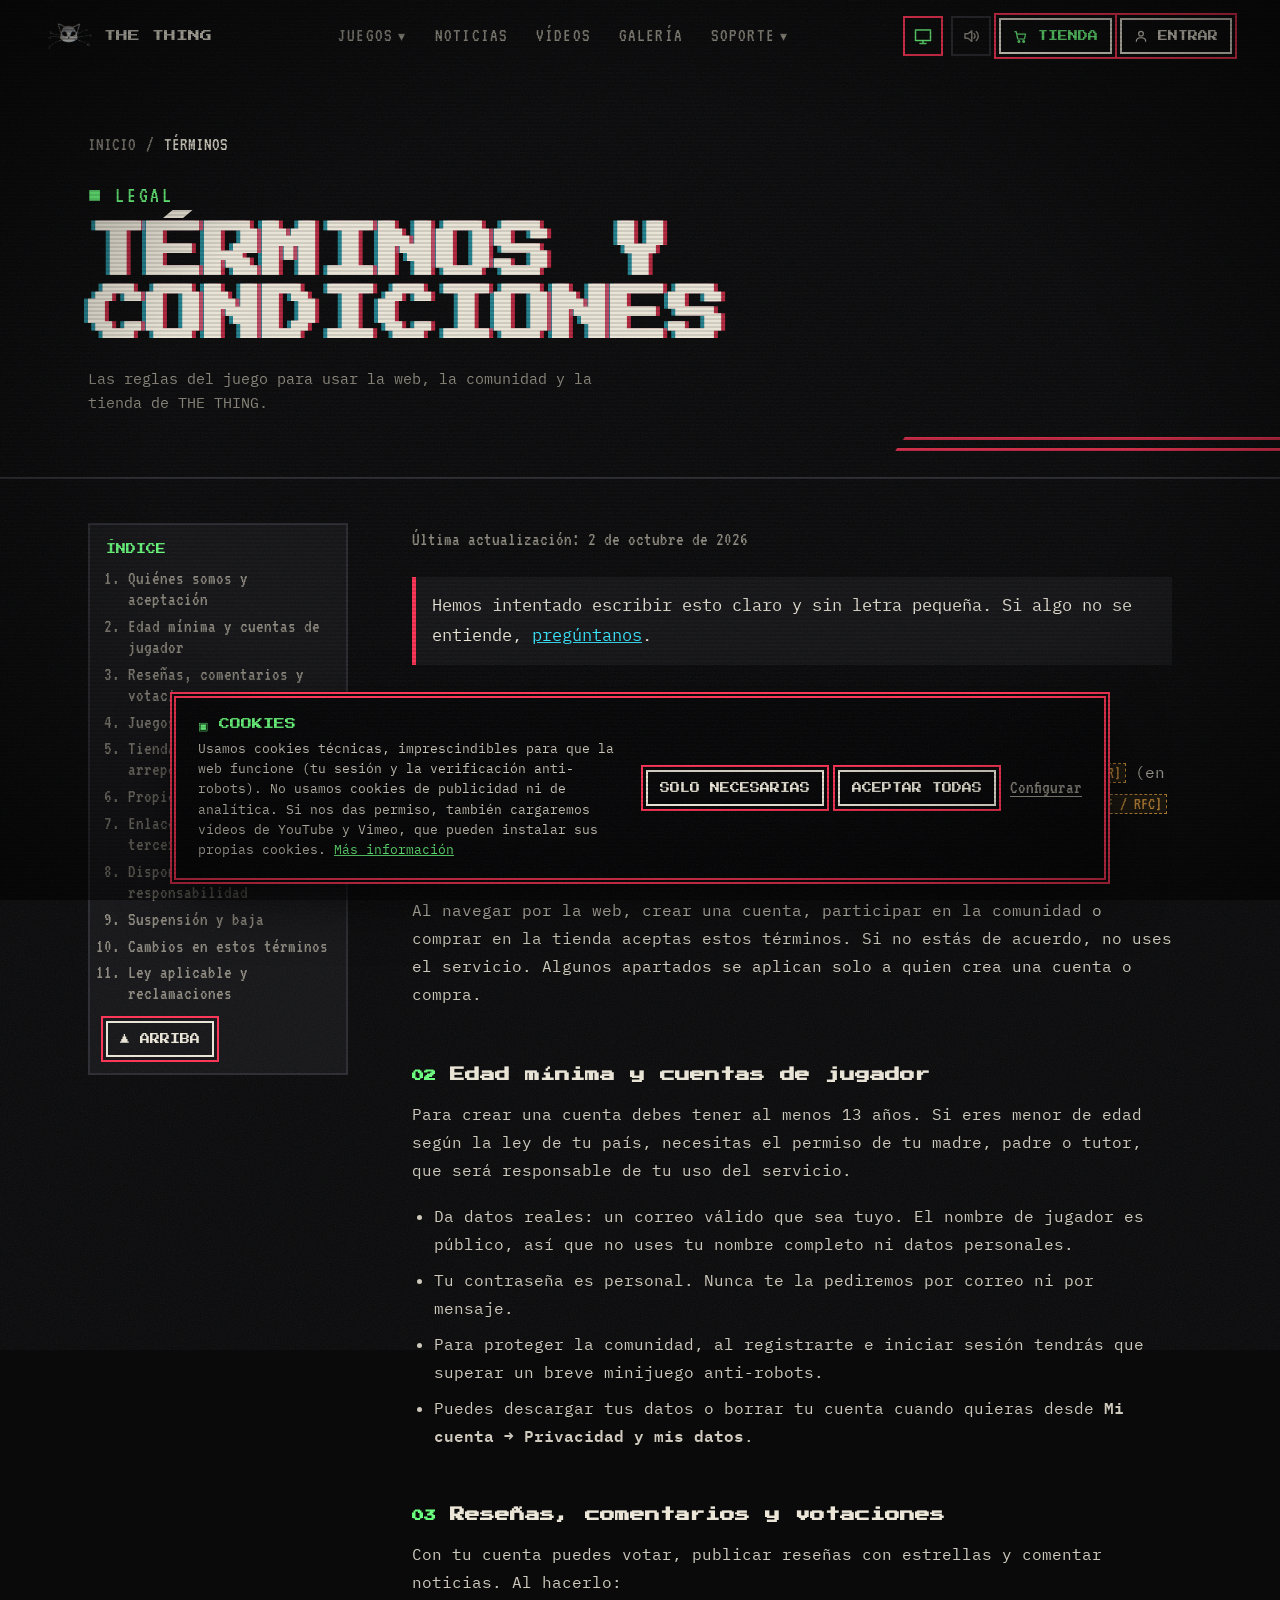
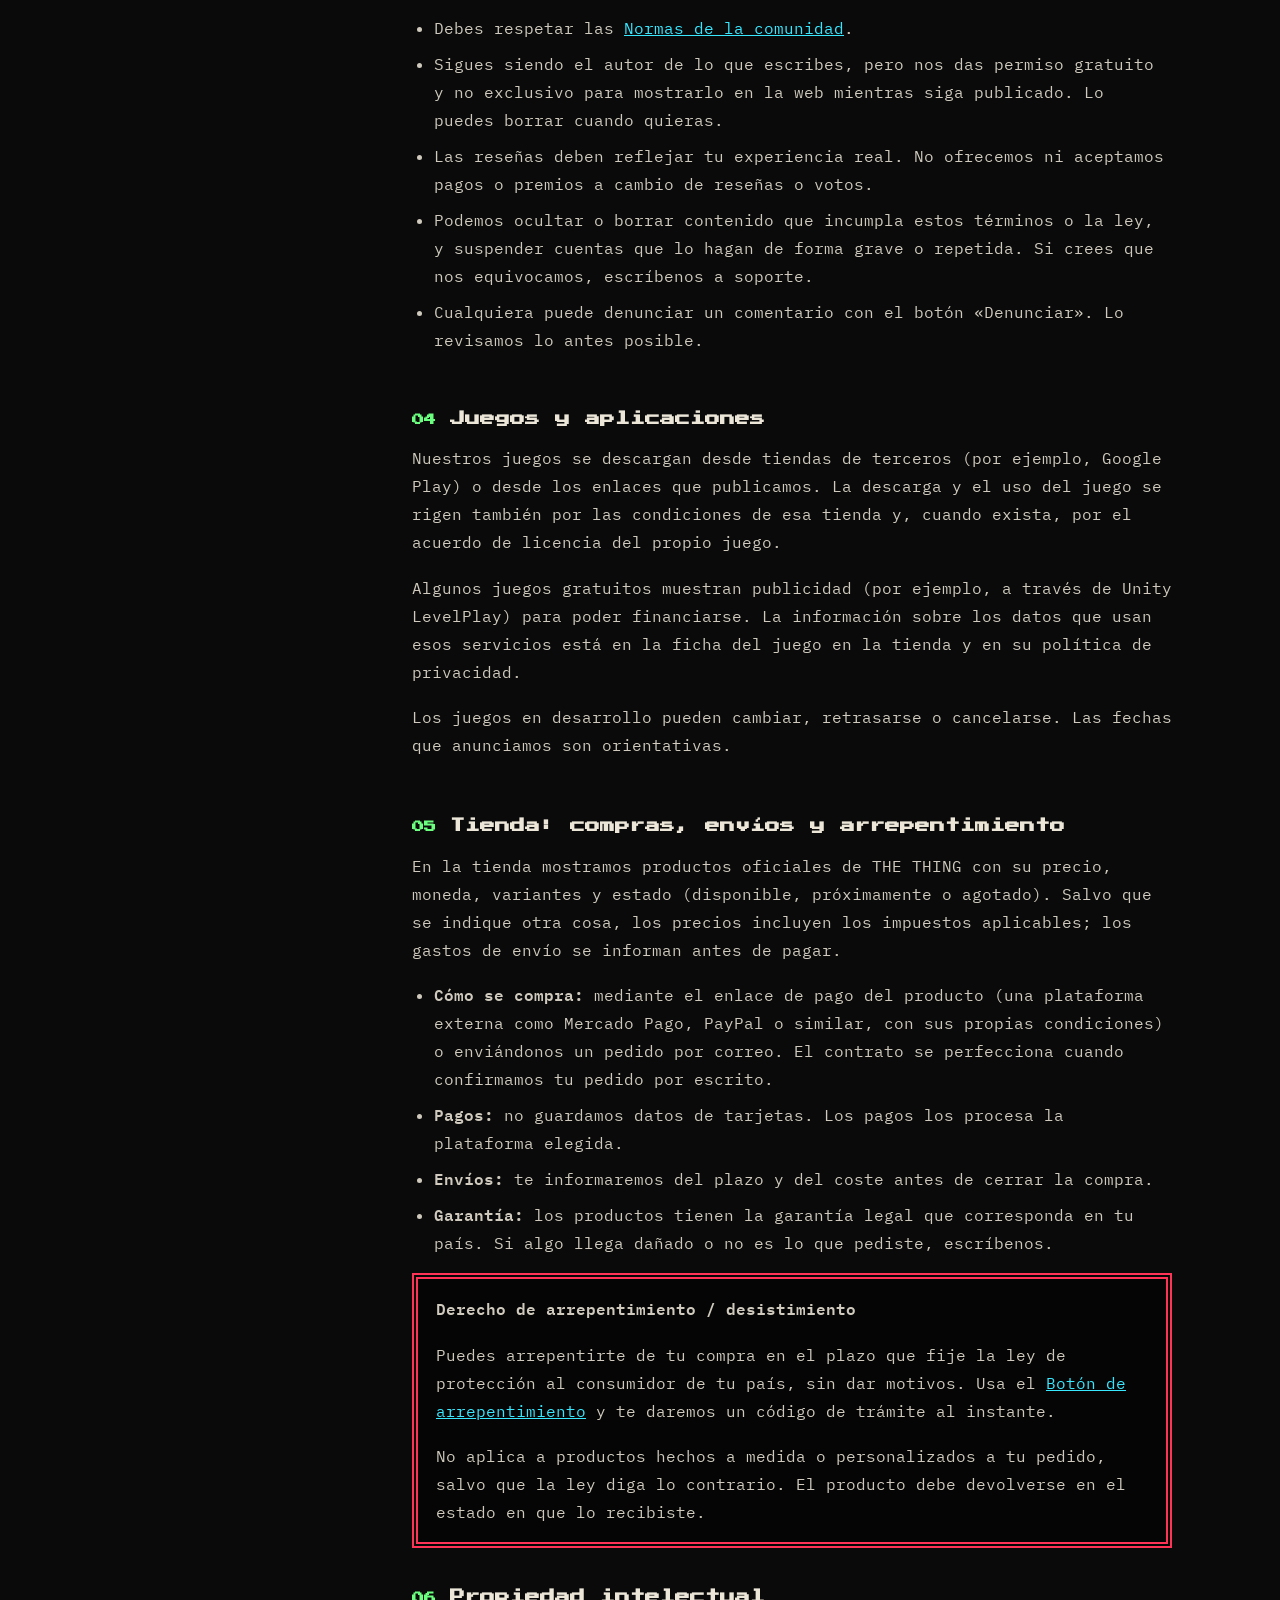
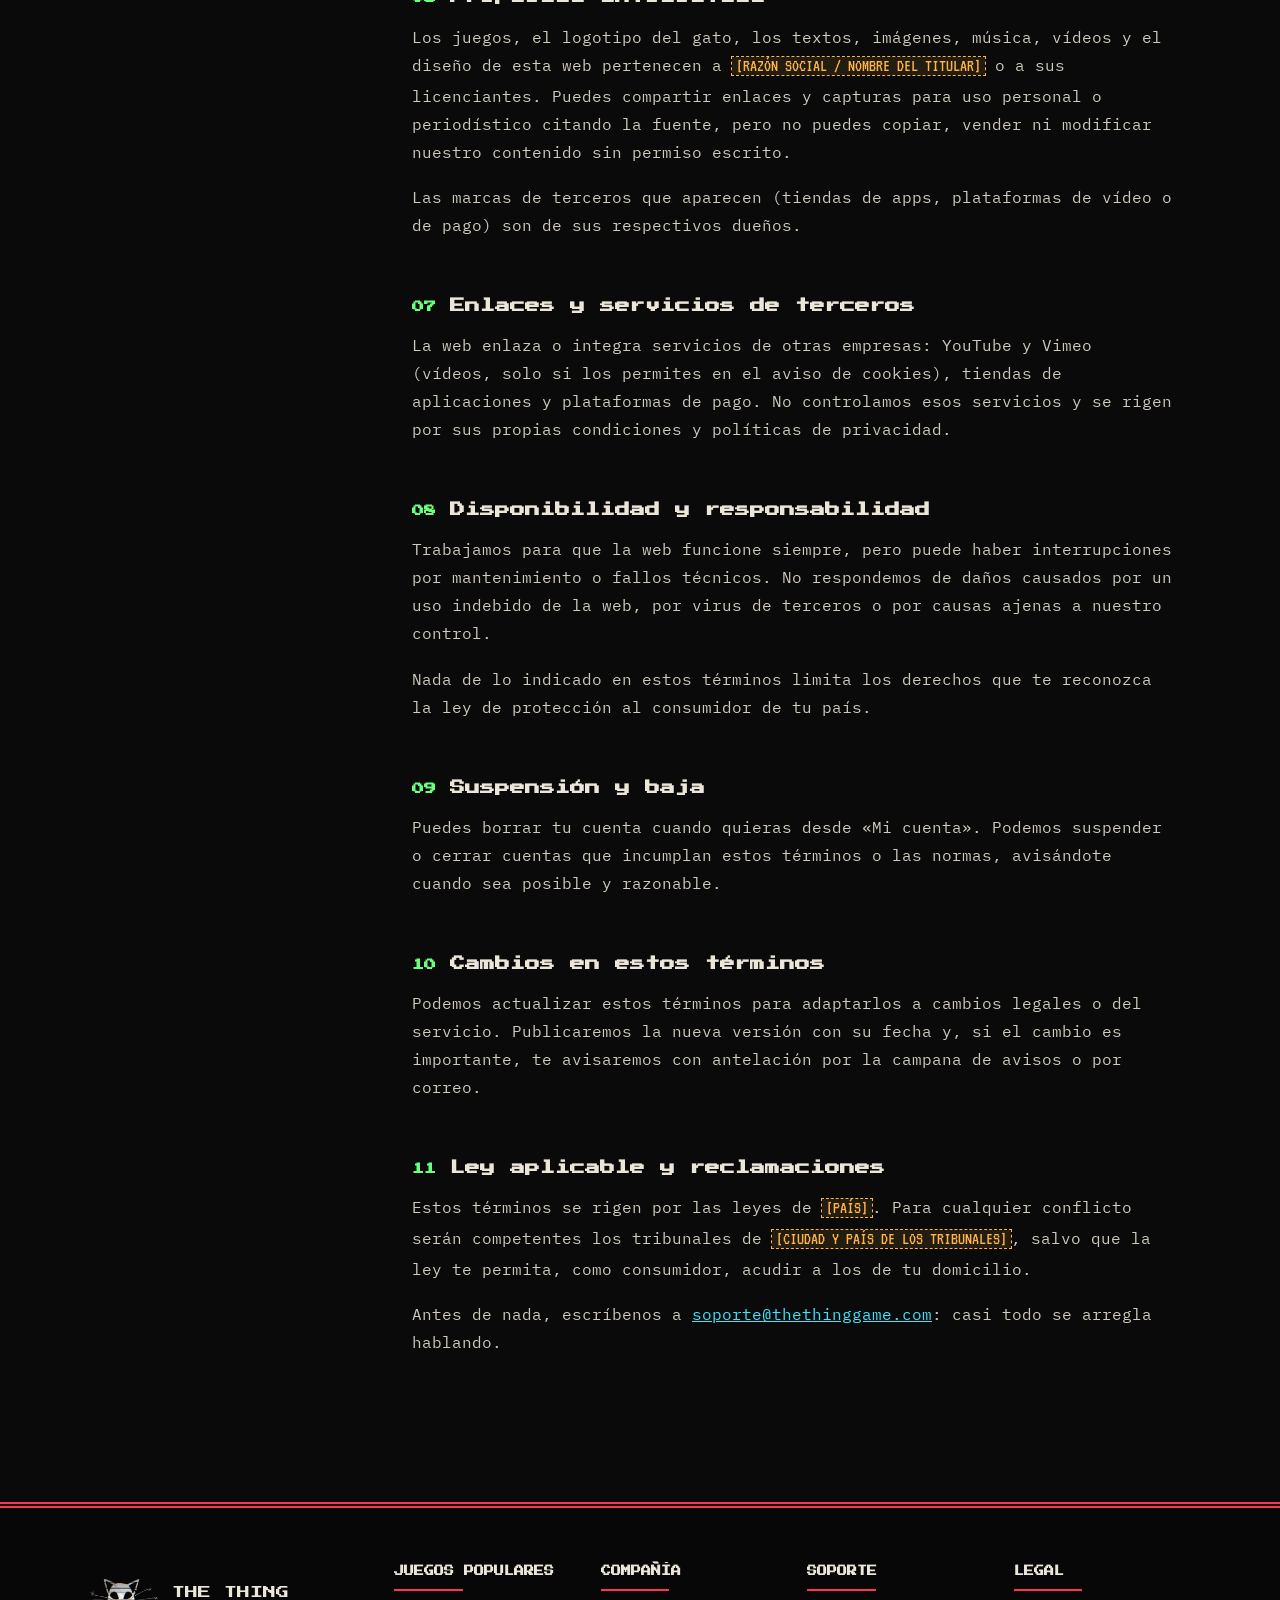
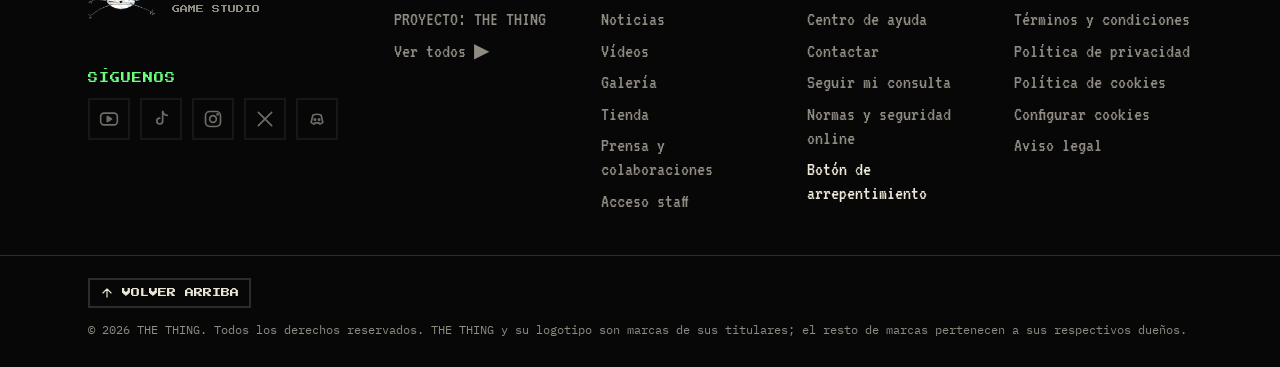
<file: terminos.html>
<!doctype html>
<html lang="es">
<head>
  <meta charset="utf-8">
  <meta name="viewport" content="width=device-width, initial-scale=1">
  <title>Términos y condiciones — THE THING</title>
  <meta name="description" content="Las reglas del juego para usar la web, la comunidad y la tienda de THE THING.">
  <meta name="theme-color" content="#0a0a0b">
  <meta property="og:type" content="website">
  <meta property="og:site_name" content="THE THING">
  <meta property="og:title" content="Términos y condiciones — THE THING">
  <meta property="og:description" content="Las reglas del juego para usar la web, la comunidad y la tienda de THE THING.">
  <meta property="og:image" content="https://thethinggame.com/assets/img/og-image.jpg">
  <meta property="og:image:width" content="1200">
  <meta property="og:image:height" content="630">
  <meta name="twitter:card" content="summary_large_image">
  <meta name="application-name" content="THE THING">
  <meta name="apple-mobile-web-app-title" content="THE THING">
  <link rel="icon" href="/favicon.ico" sizes="48x48">
  <link rel="icon" type="image/png" sizes="96x96" href="assets/img/favicon.png">
  <link rel="icon" type="image/png" sizes="192x192" href="assets/img/icon-192.png">
  <link rel="apple-touch-icon" href="assets/img/apple-touch-icon.png">
  <link rel="manifest" href="site.webmanifest">
  <link rel="stylesheet" href="assets/css/style.css?v=7">
</head>
<body class="fx-on legal-page" data-page="terminos">
  <a class="skip-link" href="#main">Saltar al contenido</a>
  <div class="crt-noise" aria-hidden="true"></div>
  <div class="crt-roll" aria-hidden="true"></div>
  <div class="crt-overlay" aria-hidden="true"></div>

  <header id="header"></header>

  <main id="main">
    <section class="page-hero">
      <div class="page-hero__grid" aria-hidden="true"></div>
      <div class="container">
        <nav class="crumbs" aria-label="Estás en"><a href="index.html" data-transition>INICIO</a><span aria-hidden="true">/</span><span aria-current="page">TÉRMINOS</span></nav>
        <p class="eyebrow">Legal</p>
        <h1 class="page-title glitch" data-text="TÉRMINOS Y CONDICIONES">TÉRMINOS Y CONDICIONES</h1>
        <p class="section-sub">Las reglas del juego para usar la web, la comunidad y la tienda de THE THING.</p>
      </div>
    </section>

    <section class="section section--tight">
      <div class="container legal">
        <aside class="legal__toc" aria-label="Índice">
          <p class="legal__toc-title">ÍNDICE</p>
          <ol><li><a href="#quienes">Quiénes somos y aceptación</a></li>
<li><a href="#cuentas">Edad mínima y cuentas de jugador</a></li>
<li><a href="#comunidad">Reseñas, comentarios y votaciones</a></li>
<li><a href="#juegos">Juegos y aplicaciones</a></li>
<li><a href="#compras">Tienda: compras, envíos y arrepentimiento</a></li>
<li><a href="#propiedad">Propiedad intelectual</a></li>
<li><a href="#terceros">Enlaces y servicios de terceros</a></li>
<li><a href="#responsabilidad">Disponibilidad y responsabilidad</a></li>
<li><a href="#baja">Suspensión y baja</a></li>
<li><a href="#cambios">Cambios en estos términos</a></li>
<li><a href="#ley">Ley aplicable y reclamaciones</a></li></ol>
          <button class="btn btn--sm" type="button" data-to-top>▲ Arriba</button>
        </aside>
        <article class="legal__doc prose">
          <p class="legal__meta">Última actualización: 2 de octubre de 2026</p>
          <p class="legal__lead">Hemos intentado escribir esto claro y sin letra pequeña. Si algo no se entiende, <a href="soporte.html#contacto">pregúntanos</a>.</p>
          
          <section id="quienes" class="legal__sec">
            <h2><span>01</span> Quiénes somos y aceptación</h2>
            
      <p>Este sitio web (thethinggame.com) lo gestiona <span data-site="legalName" data-label="RAZÓN SOCIAL / NOMBRE DEL TITULAR"></span> (en adelante, «THE THING», «nosotros»), con identificación fiscal <span data-site="taxId" data-label="CUIT / NIF / RFC"></span> y domicilio en <span data-site="address" data-label="DOMICILIO"></span>, <span data-site="country" data-label="PAÍS"></span>. Puedes escribirnos a <a data-site-mail="email" href="mailto:contacto@thethinggame.com">contacto@thethinggame.com</a>.</p>
      <p>Al navegar por la web, crear una cuenta, participar en la comunidad o comprar en la tienda aceptas estos términos. Si no estás de acuerdo, no uses el servicio. Algunos apartados se aplican solo a quien crea una cuenta o compra.</p>
          </section>

          <section id="cuentas" class="legal__sec">
            <h2><span>02</span> Edad mínima y cuentas de jugador</h2>
            
      <p>Para crear una cuenta debes tener al menos <span data-site="minAge">13</span> años. Si eres menor de edad según la ley de tu país, necesitas el permiso de tu madre, padre o tutor, que será responsable de tu uso del servicio.</p>
      <ul>
        <li>Da datos reales: un correo válido que sea tuyo. El nombre de jugador es público, así que no uses tu nombre completo ni datos personales.</li>
        <li>Tu contraseña es personal. Nunca te la pediremos por correo ni por mensaje.</li>
        <li>Para proteger la comunidad, al registrarte e iniciar sesión tendrás que superar un breve minijuego anti-robots.</li>
        <li>Puedes descargar tus datos o borrar tu cuenta cuando quieras desde <b>Mi cuenta → Privacidad y mis datos</b>.</li>
      </ul>
          </section>

          <section id="comunidad" class="legal__sec">
            <h2><span>03</span> Reseñas, comentarios y votaciones</h2>
            
      <p>Con tu cuenta puedes votar, publicar reseñas con estrellas y comentar noticias. Al hacerlo:</p>
      <ul>
        <li>Debes respetar las <a href="normas.html">Normas de la comunidad</a>.</li>
        <li>Sigues siendo el autor de lo que escribes, pero nos das permiso gratuito y no exclusivo para mostrarlo en la web mientras siga publicado. Lo puedes borrar cuando quieras.</li>
        <li>Las reseñas deben reflejar tu experiencia real. No ofrecemos ni aceptamos pagos o premios a cambio de reseñas o votos.</li>
        <li>Podemos ocultar o borrar contenido que incumpla estos términos o la ley, y suspender cuentas que lo hagan de forma grave o repetida. Si crees que nos equivocamos, escríbenos a soporte.</li>
        <li>Cualquiera puede denunciar un comentario con el botón «Denunciar». Lo revisamos lo antes posible.</li>
      </ul>
          </section>

          <section id="juegos" class="legal__sec">
            <h2><span>04</span> Juegos y aplicaciones</h2>
            
      <p>Nuestros juegos se descargan desde tiendas de terceros (por ejemplo, Google Play) o desde los enlaces que publicamos. La descarga y el uso del juego se rigen también por las condiciones de esa tienda y, cuando exista, por el acuerdo de licencia del propio juego.</p>
      <p>Algunos juegos gratuitos muestran publicidad (por ejemplo, a través de Unity LevelPlay) para poder financiarse. La información sobre los datos que usan esos servicios está en la ficha del juego en la tienda y en su política de privacidad.</p>
      <p>Los juegos en desarrollo pueden cambiar, retrasarse o cancelarse. Las fechas que anunciamos son orientativas.</p>
          </section>

          <section id="compras" class="legal__sec">
            <h2><span>05</span> Tienda: compras, envíos y arrepentimiento</h2>
            
      <p>En la tienda mostramos productos oficiales de THE THING con su precio, moneda, variantes y estado (disponible, próximamente o agotado). Salvo que se indique otra cosa, los precios incluyen los impuestos aplicables; los gastos de envío se informan antes de pagar.</p>
      <ul>
        <li><b>Cómo se compra:</b> mediante el enlace de pago del producto (una plataforma externa como Mercado Pago, PayPal o similar, con sus propias condiciones) o enviándonos un pedido por correo. El contrato se perfecciona cuando confirmamos tu pedido por escrito.</li>
        <li><b>Pagos:</b> no guardamos datos de tarjetas. Los pagos los procesa la plataforma elegida.</li>
        <li><b>Envíos:</b> te informaremos del plazo y del coste antes de cerrar la compra.</li>
        <li><b>Garantía:</b> los productos tienen la garantía legal que corresponda en tu país. Si algo llega dañado o no es lo que pediste, escríbenos.</li>
      </ul>
      <div class="legal__box">
        <p><b>Derecho de arrepentimiento / desistimiento</b></p>
        <p data-country-only="AR" hidden>Puedes revocar la compra durante <b>10 días corridos</b> desde que recibes el producto o desde la celebración del contrato, lo último que ocurra, sin dar motivos y sin coste (art. 34 de la Ley 24.240 y art. 1110 del Código Civil y Comercial). Para hacerlo usa el <a href="soporte.html?tipo=arrepentimiento#contacto">Botón de arrepentimiento</a>: te daremos un código de trámite al instante (Res. 424/2020).</p>
        <p data-country-only="ES" hidden>Dispones de <b>14 días naturales</b> desde que recibes el producto para desistir de la compra sin indicar el motivo (arts. 102 y siguientes del Real Decreto Legislativo 1/2007). Puedes ejercerlo con el <a href="soporte.html?tipo=arrepentimiento#contacto">formulario de desistimiento</a> o escribiéndonos. Te devolveremos el importe en un máximo de 14 días.</p>
        <p data-country-only="MX" hidden>Puedes revocar tu consentimiento de compra dentro de los <b>5 días hábiles</b> siguientes a la entrega del producto o a la firma del contrato, lo último que ocurra (art. 56 de la Ley Federal de Protección al Consumidor). Usa el <a href="soporte.html?tipo=arrepentimiento#contacto">formulario de arrepentimiento</a>.</p>
        <p data-country-only="*">Puedes arrepentirte de tu compra en el plazo que fije la ley de protección al consumidor de tu país, sin dar motivos. Usa el <a href="soporte.html?tipo=arrepentimiento#contacto">Botón de arrepentimiento</a> y te daremos un código de trámite al instante.</p>
        <p>No aplica a productos hechos a medida o personalizados a tu pedido, salvo que la ley diga lo contrario. El producto debe devolverse en el estado en que lo recibiste.</p>
      </div>
          </section>

          <section id="propiedad" class="legal__sec">
            <h2><span>06</span> Propiedad intelectual</h2>
            
      <p>Los juegos, el logotipo del gato, los textos, imágenes, música, vídeos y el diseño de esta web pertenecen a <span data-site="legalName" data-label="RAZÓN SOCIAL / NOMBRE DEL TITULAR"></span> o a sus licenciantes. Puedes compartir enlaces y capturas para uso personal o periodístico citando la fuente, pero no puedes copiar, vender ni modificar nuestro contenido sin permiso escrito.</p>
      <p>Las marcas de terceros que aparecen (tiendas de apps, plataformas de vídeo o de pago) son de sus respectivos dueños.</p>
          </section>

          <section id="terceros" class="legal__sec">
            <h2><span>07</span> Enlaces y servicios de terceros</h2>
            
      <p>La web enlaza o integra servicios de otras empresas: YouTube y Vimeo (vídeos, solo si los permites en el aviso de cookies), tiendas de aplicaciones y plataformas de pago. No controlamos esos servicios y se rigen por sus propias condiciones y políticas de privacidad.</p>
          </section>

          <section id="responsabilidad" class="legal__sec">
            <h2><span>08</span> Disponibilidad y responsabilidad</h2>
            
      <p>Trabajamos para que la web funcione siempre, pero puede haber interrupciones por mantenimiento o fallos técnicos. No respondemos de daños causados por un uso indebido de la web, por virus de terceros o por causas ajenas a nuestro control.</p>
      <p>Nada de lo indicado en estos términos limita los derechos que te reconozca la ley de protección al consumidor de tu país.</p>
          </section>

          <section id="baja" class="legal__sec">
            <h2><span>09</span> Suspensión y baja</h2>
            
      <p>Puedes borrar tu cuenta cuando quieras desde «Mi cuenta». Podemos suspender o cerrar cuentas que incumplan estos términos o las normas, avisándote cuando sea posible y razonable.</p>
          </section>

          <section id="cambios" class="legal__sec">
            <h2><span>10</span> Cambios en estos términos</h2>
            
      <p>Podemos actualizar estos términos para adaptarlos a cambios legales o del servicio. Publicaremos la nueva versión con su fecha y, si el cambio es importante, te avisaremos con antelación por la campana de avisos o por correo.</p>
          </section>

          <section id="ley" class="legal__sec">
            <h2><span>11</span> Ley aplicable y reclamaciones</h2>
            
      <p>Estos términos se rigen por las leyes de <span data-site="country" data-label="PAÍS"></span>. Para cualquier conflicto serán competentes los tribunales de <span data-site="jurisdiction" data-label="CIUDAD Y PAÍS DE LOS TRIBUNALES"></span>, salvo que la ley te permita, como consumidor, acudir a los de tu domicilio.</p>
      <p data-country-only="AR" hidden>Como consumidor también puedes reclamar ante la autoridad de Defensa del Consumidor: <a href="https://www.argentina.gob.ar/produccion/defensadelconsumidor/formulario" target="_blank" rel="noopener noreferrer">formulario de reclamos</a>.</p>
      <p data-country-only="ES" hidden>Como consumidor puedes acudir a las juntas arbitrales de consumo o a los servicios de consumo de tu comunidad autónoma.</p>
      <p data-country-only="MX" hidden>Como consumidor puedes acudir a la Procuraduría Federal del Consumidor (PROFECO).</p>
      <p>Antes de nada, escríbenos a <a data-site-mail="supportEmail" href="mailto:soporte@thethinggame.com">soporte@thethinggame.com</a>: casi todo se arregla hablando.</p>
          </section>
        </article>
      </div>
    </section>
  </main>

  <footer id="footer"></footer>

  <script src="assets/js/common.js?v=7"></script>
  <script src="assets/js/demo.js?v=7"></script>
  <script src="assets/js/layout.js?v=7"></script>
  <script src="assets/js/captcha.js?v=7"></script>
  <script src="assets/js/account.js?v=7"></script>
</body>
</html>
</file>
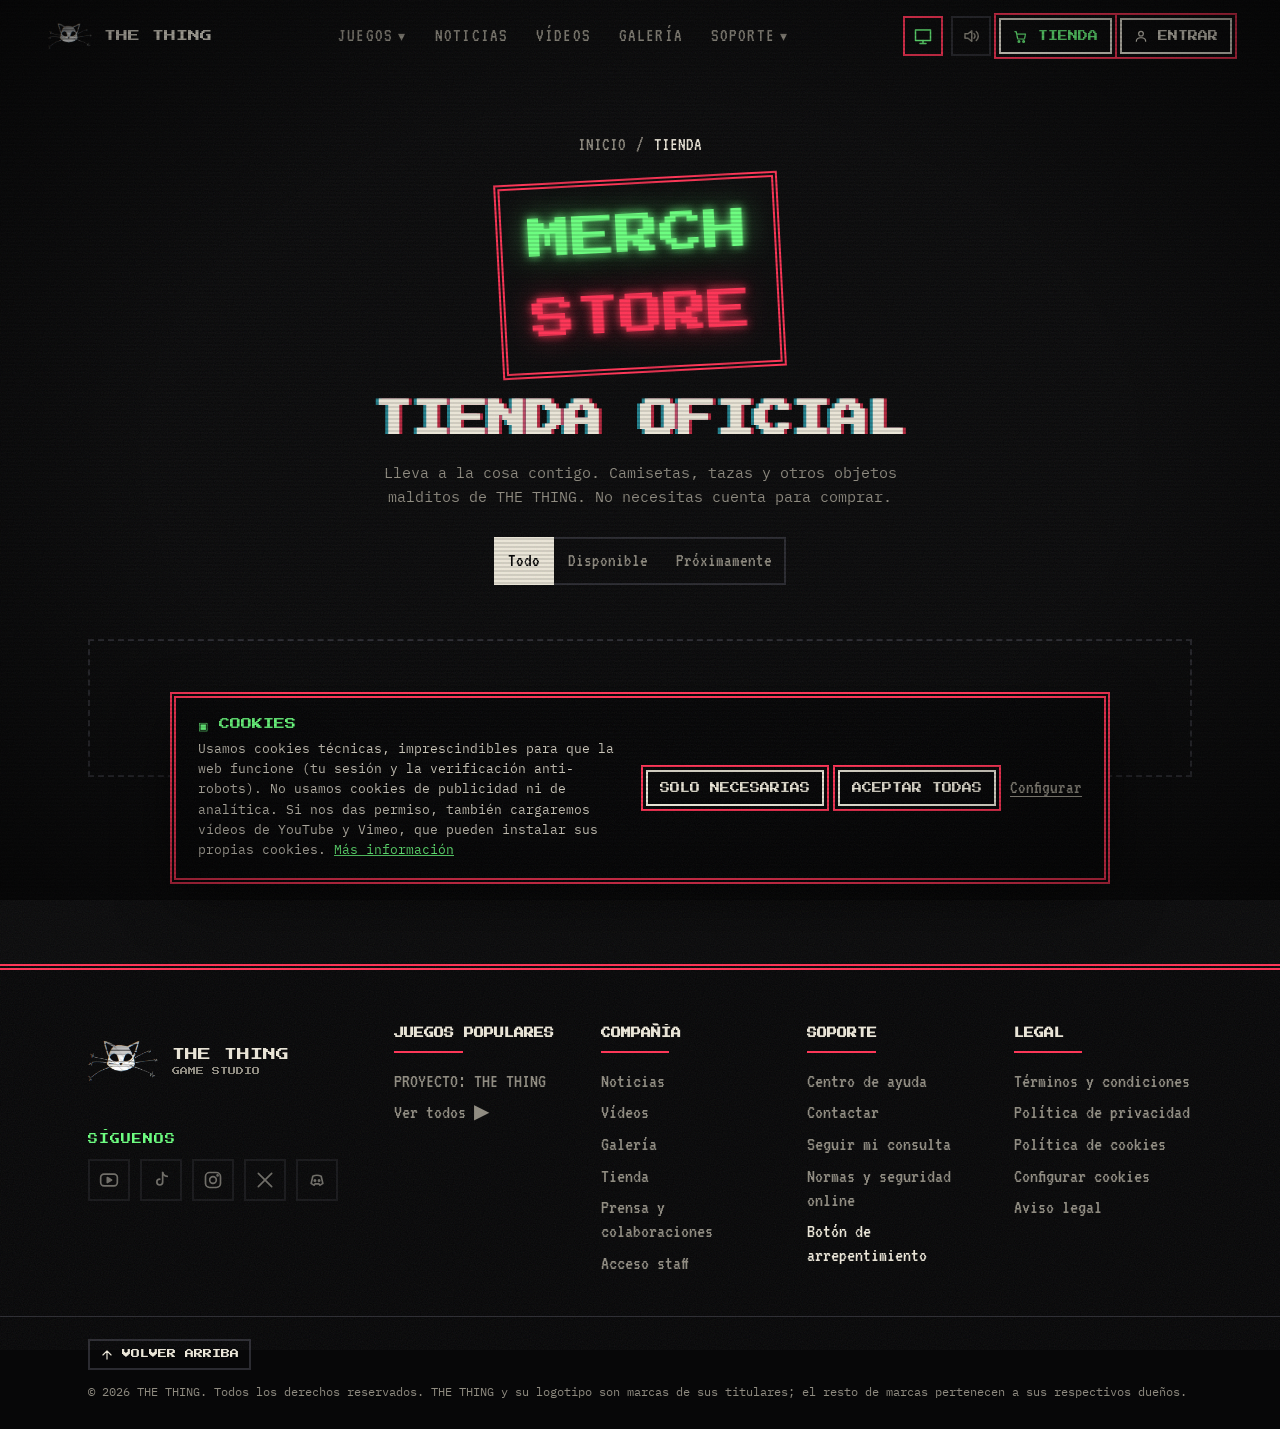
<file: tienda.html>
<!doctype html>
<html lang="es">
<head>
  <meta charset="utf-8">
  <meta name="viewport" content="width=device-width, initial-scale=1">
  <title>Tienda — THE THING</title>
  <meta name="description" content="Merch oficial de THE THING: camisetas, tazas y otros objetos malditos.">
  <meta name="theme-color" content="#0a0a0b">
  <meta property="og:type" content="website">
  <meta property="og:site_name" content="THE THING">
  <meta property="og:title" content="Tienda — THE THING">
  <meta property="og:description" content="Merch oficial de THE THING: camisetas, tazas y otros objetos malditos.">
  <meta property="og:image" content="https://thethinggame.com/assets/img/og-image.jpg">
  <meta property="og:image:width" content="1200">
  <meta property="og:image:height" content="630">
  <meta name="twitter:card" content="summary_large_image">
  <meta name="application-name" content="THE THING">
  <meta name="apple-mobile-web-app-title" content="THE THING">
  <link rel="icon" href="/favicon.ico" sizes="48x48">
  <link rel="icon" type="image/png" sizes="96x96" href="assets/img/favicon.png">
  <link rel="icon" type="image/png" sizes="192x192" href="assets/img/icon-192.png">
  <link rel="apple-touch-icon" href="assets/img/apple-touch-icon.png">
  <link rel="manifest" href="site.webmanifest">
  <link rel="stylesheet" href="assets/css/style.css?v=7">
</head>
<body class="fx-on store-page" data-page="tienda">
  <a class="skip-link" href="#main">Saltar al contenido</a>
  <div class="crt-noise" aria-hidden="true"></div>
  <div class="crt-roll" aria-hidden="true"></div>
  <div class="crt-overlay" aria-hidden="true"></div>

  <header id="header"></header>

  <main id="main">
    <section class="store-hero">
      <div class="container">
        <nav class="crumbs" aria-label="Estás en"><a href="index.html" data-transition>INICIO</a><span aria-hidden="true">/</span><span aria-current="page">TIENDA</span></nav>
        <div class="store-hero__sign" aria-hidden="true">MERCH<b>STORE</b></div>
        <h1 class="section-title">Tienda oficial</h1>
        <p class="section-sub">Lleva a la cosa contigo. Camisetas, tazas y otros objetos malditos de THE THING. No necesitas cuenta para comprar.</p>
        <div class="seg store-filter" role="group" aria-label="Filtrar">
          <button type="button" data-filter="all" aria-pressed="true">Todo</button>
          <button type="button" data-filter="available" aria-pressed="false">Disponible</button>
          <button type="button" data-filter="soon" aria-pressed="false">Próximamente</button>
        </div>
      </div>
    </section>
    <section class="section section--tight">
      <div class="container">
        <div class="shop" id="shop"></div>
        <p class="media-note">¿Dudas con un pedido? <a href="soporte.html?tipo=tienda#contacto" data-transition>Escribe a soporte</a> · <a href="terminos.html#compras" data-transition>Condiciones de compra</a> · <a href="soporte.html?tipo=arrepentimiento#contacto" data-transition>Botón de arrepentimiento</a></p>
      </div>
    </section>
  </main>

  <footer id="footer"></footer>

  <script src="assets/js/common.js?v=7"></script>
  <script src="assets/js/demo.js?v=7"></script>
  <script src="assets/js/layout.js?v=7"></script>
  <script src="assets/js/captcha.js?v=7"></script>
  <script src="assets/js/account.js?v=7"></script>
  <script src="assets/js/shop.js?v=7"></script>
</body>
</html>
</file>
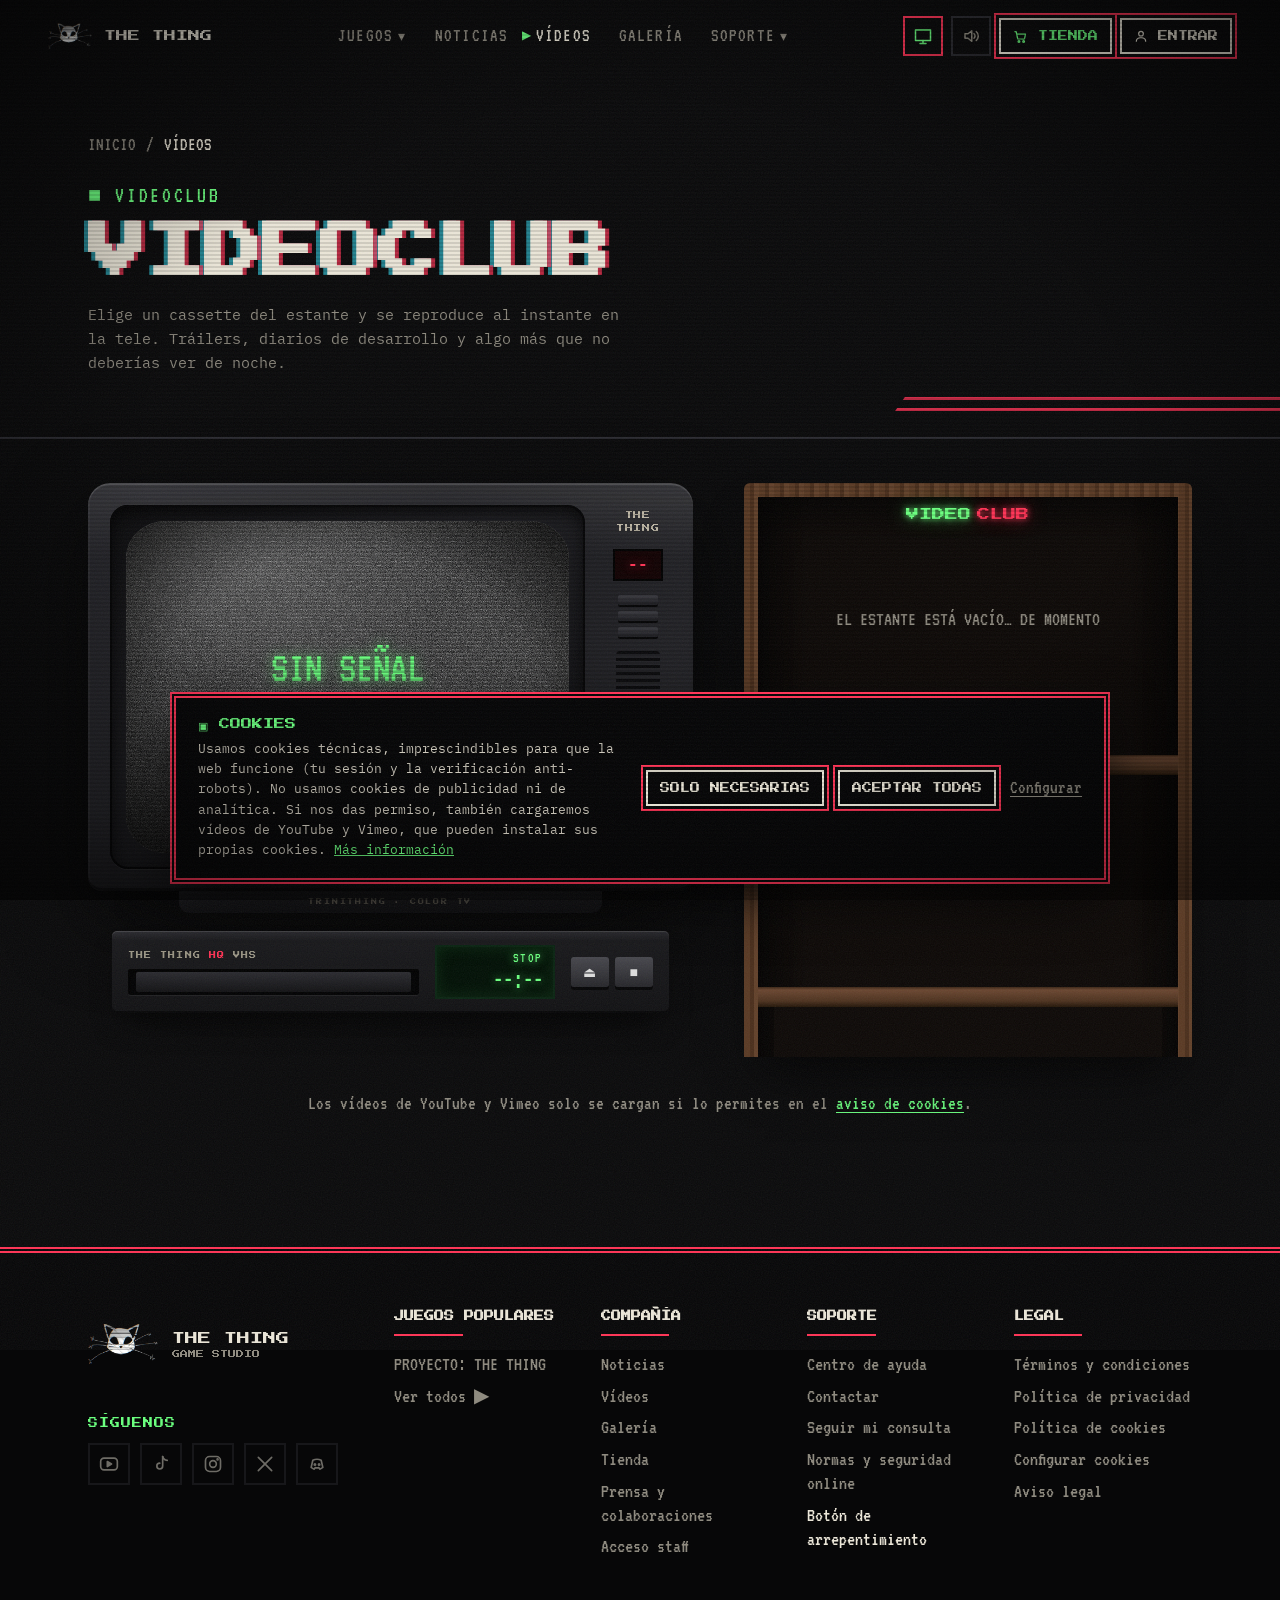
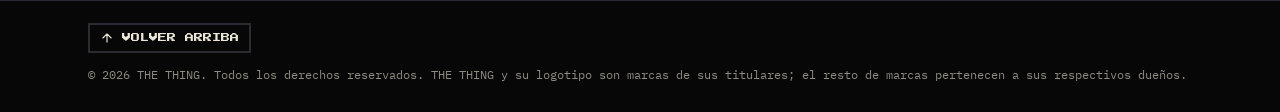
<file: videos.html>
<!doctype html>
<html lang="es">
<head>
  <meta charset="utf-8">
  <meta name="viewport" content="width=device-width, initial-scale=1">
  <title>Vídeos — THE THING</title>
  <meta name="description" content="El videoclub de THE THING: tráilers, diarios de desarrollo y vídeos del estudio en una tele CRT.">
  <meta name="theme-color" content="#0a0a0b">
  <meta property="og:type" content="website">
  <meta property="og:site_name" content="THE THING">
  <meta property="og:title" content="Vídeos — THE THING">
  <meta property="og:description" content="El videoclub de THE THING: tráilers, diarios de desarrollo y vídeos del estudio en una tele CRT.">
  <meta property="og:image" content="https://thethinggame.com/assets/img/og-image.jpg">
  <meta property="og:image:width" content="1200">
  <meta property="og:image:height" content="630">
  <meta name="twitter:card" content="summary_large_image">
  <meta name="application-name" content="THE THING">
  <meta name="apple-mobile-web-app-title" content="THE THING">
  <link rel="icon" href="/favicon.ico" sizes="48x48">
  <link rel="icon" type="image/png" sizes="96x96" href="assets/img/favicon.png">
  <link rel="icon" type="image/png" sizes="192x192" href="assets/img/icon-192.png">
  <link rel="apple-touch-icon" href="assets/img/apple-touch-icon.png">
  <link rel="manifest" href="site.webmanifest">
  <link rel="stylesheet" href="assets/css/style.css?v=7">
</head>
<body class="fx-on" data-page="videos">
  <a class="skip-link" href="#main">Saltar al contenido</a>
  <div class="crt-noise" aria-hidden="true"></div>
  <div class="crt-roll" aria-hidden="true"></div>
  <div class="crt-overlay" aria-hidden="true"></div>

  <header id="header"></header>

  <main id="main">
    <section class="page-hero">
      <div class="page-hero__grid" aria-hidden="true"></div>
      <div class="container">
        <nav class="crumbs" aria-label="Estás en"><a href="index.html" data-transition>INICIO</a><span aria-hidden="true">/</span><span aria-current="page">VÍDEOS</span></nav>
        <p class="eyebrow">Videoclub</p>
        <h1 class="page-title glitch" data-text="VIDEOCLUB">VIDEOCLUB</h1>
        <p class="section-sub">Elige un cassette del estante y se reproduce al instante en la tele. Tráilers, diarios de desarrollo y algo más que no deberías ver de noche.</p>
      </div>
    </section>

    <section class="section section--tight" id="videos">
      <div class="container">
        <div class="vclub">
          <div class="station">
            <div class="crt" id="tv">
              <div class="crt__body">
                <div class="crt__bezel">
                  <div class="crt__screen" id="tvGlass">
                    <div class="crt__static" aria-hidden="true"></div>
                    <div class="crt__osd" id="tvOsd"><b>SIN SEÑAL</b><small>SACA UN CASSETTE DEL ESTANTE</small></div>
                    <div class="crt__vhs-osd" id="vhsOsd" aria-hidden="true"><span class="tl">▶ PLAY</span><span class="bl" id="vhsTime">SP 0:00:00</span></div>
                  </div>
                </div>
                <div class="crt__side" aria-hidden="true">
                  <span class="crt__brand">THE<br>THING</span>
                  <span class="crt__ch" id="tvCh">--</span>
                  <span class="crt__btns"><i></i><i></i><i></i></span>
                  <span class="crt__slits"></span>
                  <span class="crt__power"><i id="tvLed"></i>POWER</span>
                </div>
              </div>
              <div class="crt__base" aria-hidden="true"><span>TRINITHING · COLOR TV</span></div>
            </div>
            <div class="vcr" id="vcr">
              <div class="vcr__left">
                <span class="vcr__logo">THE THING <b>HQ</b> VHS</span>
                <div class="vcr__slot" id="vcrSlot"><span class="vcr__flap"></span></div>
              </div>
              <div class="vcr__display" id="vcrDisplay"><span class="vcr__mode" id="vcrMode">STOP</span><span id="vcrClock">--:--</span></div>
              <div class="vcr__keys">
                <button class="vcr__btn" type="button" id="vcrEject" title="Expulsar">⏏</button>
                <button class="vcr__btn" type="button" id="vcrStop" title="Parar">■</button>
              </div>
            </div>
            <p class="now-playing" id="nowPlaying" aria-live="polite"></p>
          </div>

          <div class="bookcase">
            <div class="bookcase__sign" aria-hidden="true">VIDEO<span>CLUB</span></div>
            <div class="shelf" id="tapes" aria-label="Estante de cassettes"></div>
            <p class="shelf__tip" id="shelfTip" aria-hidden="true"></p>
          </div>
        </div>
        <p class="media-note">Los vídeos de YouTube y Vimeo solo se cargan si lo permites en el <button type="button" class="linkish" data-cookie-settings>aviso de cookies</button>.</p>
      </div>
    </section>
  </main>

  <footer id="footer"></footer>

  <script src="assets/js/common.js?v=7"></script>
  <script src="assets/js/demo.js?v=7"></script>
  <script src="assets/js/layout.js?v=7"></script>
  <script src="assets/js/captcha.js?v=7"></script>
  <script src="assets/js/account.js?v=7"></script>
  <script src="assets/js/main.js?v=7"></script>
</body>
</html>
</file>
<file: assets/css/style.css>
/* ==========================================================================
   THE THING — hoja de estilos principal
   Estética: CRT / VHS vintage + menús de videojuego retro
   ========================================================================== */

/* Fuentes alojadas en la propia web (no se envían datos a terceros) */
@font-face { font-family: 'Press Start 2P'; src: url(../fonts/PressStart2P-Regular.woff2) format('woff2'); font-display: swap; }
@font-face { font-family: 'VT323'; src: url(../fonts/VT323-Regular.woff2) format('woff2'); font-display: swap; }
@font-face { font-family: 'IBM Plex Mono'; src: url(../fonts/IBMPlexMono-Regular.woff2) format('woff2'); font-weight: 400; font-display: swap; }
@font-face { font-family: 'IBM Plex Mono'; src: url(../fonts/IBMPlexMono-SemiBold.woff2) format('woff2'); font-weight: 600; font-display: swap; }
@font-face { font-family: 'IBM Plex Mono'; src: url(../fonts/IBMPlexMono-Italic.woff2) format('woff2'); font-style: italic; font-display: swap; }
@font-face { font-family: 'Permanent Marker'; src: url(../fonts/PermanentMarker-Regular.woff2) format('woff2'); font-display: swap; }

:root {
  --bg: #0a0a0b;
  --bg-2: #111113;
  --panel: #151518;
  --panel-2: #1b1b20;
  --line: #2b2b31;
  --text: #ebe6d8;        /* hueso / papel viejo */
  --muted: #8f8b80;
  --red: #ff3355;
  --cyan: #38e8ff;
  --amber: #ffb547;
  --green: #6bff7f;
  --acc: var(--green);        /* color de acento principal */
  --acc-rgb: 107, 255, 127;
  --line-acc: var(--red);     /* color de botones y líneas */
  --line-rgb: 255, 51, 85;

  --pixel: 'Press Start 2P', monospace;
  --term: 'VT323', monospace;
  --mono: 'IBM Plex Mono', ui-monospace, monospace;

  --ease-out: cubic-bezier(.16, 1, .3, 1);
  --ease-crt: cubic-bezier(.7, 0, .3, 1);
  --radius: 4px;
  --gutter: clamp(16px, 4vw, 48px);
  --max: 1200px;

  color-scheme: dark;
}

[hidden] { display: none !important; }

*,
*::before,
*::after { box-sizing: border-box; }

html { scroll-behavior: smooth; -webkit-text-size-adjust: 100%; }

body {
  margin: 0;
  background: var(--bg);
  color: var(--text);
  font-family: var(--mono);
  font-size: 16px;
  line-height: 1.6;
  overflow-x: hidden;
  overflow-x: clip;
  cursor: url("data:image/svg+xml,%3Csvg xmlns='http://www.w3.org/2000/svg' width='22' height='22' shape-rendering='crispEdges'%3E%3Cpath d='M2 2h2v2h2v2h2v2h2v2h2v2h2v2h2v2h-6v2h2v2h2v2h-2v2h-2v-2h-2v-2h-2v-2h-2v2h-2v2h-2z' fill='%23ebe6d8' stroke='%23000' stroke-width='1'/%3E%3C/svg%3E") 2 2, auto;
}

a, button, [role='button'], label, summary {
  cursor: url("data:image/svg+xml,%3Csvg xmlns='http://www.w3.org/2000/svg' width='22' height='22' shape-rendering='crispEdges'%3E%3Cpath d='M2 2h2v2h2v2h2v2h2v2h2v2h2v2h2v2h-6v2h2v2h2v2h-2v2h-2v-2h-2v-2h-2v-2h-2v2h-2v2h-2z' fill='%23ff3355' stroke='%23000' stroke-width='1'/%3E%3C/svg%3E") 2 2, pointer;
}

img { max-width: 100%; display: block; }
a { color: inherit; }
button { font: inherit; color: inherit; }

::selection { background: var(--acc); color: #000; }

:focus-visible { outline: 2px dashed var(--cyan); outline-offset: 3px; }

.sr-only {
  position: absolute; width: 1px; height: 1px; padding: 0; margin: -1px;
  overflow: hidden; clip: rect(0, 0, 0, 0); white-space: nowrap; border: 0;
}

.skip-link {
  position: fixed; left: 12px; top: -60px; z-index: 9700; padding: 10px 14px; background: #000; color: var(--acc);
  font-family: var(--term); font-size: 20px; border: 4px double var(--line-acc); transition: top .2s;
}
.skip-link:focus { top: 12px; }

.linkish { padding: 0; border: 0; background: none; color: inherit; font: inherit; text-decoration: underline; text-underline-offset: 3px; }
.linkish:hover { color: var(--acc); }

.container { width: 100%; max-width: var(--max); margin: 0 auto; padding: 0 var(--gutter); }

/* --------------------------------------------------------------------------
   Capa CRT: scanlines + grano + viñeta + parpadeo
   -------------------------------------------------------------------------- */

.crt-overlay { position: fixed; inset: 0; pointer-events: none; z-index: 9000; }

.crt-overlay::before {          /* scanlines */
  content: ''; position: absolute; inset: 0;
  background: repeating-linear-gradient(to bottom, rgba(0, 0, 0, 0) 0, rgba(0, 0, 0, 0) 2px, rgba(0, 0, 0, .22) 3px, rgba(0, 0, 0, 0) 4px);
  mix-blend-mode: multiply;
}

.crt-overlay::after {           /* viñeta */
  content: ''; position: absolute; inset: 0;
  background: radial-gradient(ellipse at center, transparent 55%, rgba(0, 0, 0, .55) 100%);
}

.crt-noise {
  position: fixed; inset: -50%; pointer-events: none; z-index: 8999; opacity: .07;
  background-image: url("data:image/svg+xml,%3Csvg xmlns='http://www.w3.org/2000/svg' width='220' height='220'%3E%3Cfilter id='n'%3E%3CfeTurbulence type='fractalNoise' baseFrequency='.85' numOctaves='3' stitchTiles='stitch'/%3E%3C/filter%3E%3Crect width='100%25' height='100%25' filter='url(%23n)'/%3E%3C/svg%3E");
  animation: noise 1s steps(6) infinite;
}

.crt-roll {                      /* barra de "tracking" VHS que baja */
  position: fixed; left: 0; right: 0; height: 18vh; top: -20vh; z-index: 8998; pointer-events: none;
  background: linear-gradient(to bottom, transparent, rgba(255, 255, 255, .035) 50%, transparent);
  animation: roll 9s linear infinite;
}

body.fx-off .crt-overlay,
body.fx-off .crt-noise,
body.fx-off .crt-roll { display: none; }

body.fx-on main { animation: flicker 6s infinite steps(1); }

@keyframes noise {
  0% { transform: translate(0, 0); }
  20% { transform: translate(-6%, 4%); }
  40% { transform: translate(5%, -7%); }
  60% { transform: translate(-3%, 9%); }
  80% { transform: translate(8%, 2%); }
  100% { transform: translate(-2%, -4%); }
}

@keyframes roll { to { top: 110vh; } }

@keyframes flicker {
  0%, 100% { opacity: 1; }
  41% { opacity: .96; }
  42% { opacity: 1; }
  77% { opacity: .98; }
  78% { opacity: 1; }
}

/* --------------------------------------------------------------------------
   Tipografía y utilidades
   -------------------------------------------------------------------------- */

.pixel { font-family: var(--pixel); letter-spacing: .02em; }
.term { font-family: var(--term); }

.eyebrow {
  font-family: var(--term); font-size: 22px; color: var(--acc);
  letter-spacing: .12em; text-transform: uppercase; margin: 0 0 8px;
}
.eyebrow::before { content: '■ '; animation: blink 1s steps(1) infinite; }

.section-title {
  font-family: var(--pixel); font-size: clamp(20px, 4vw, 38px); line-height: 1.25;
  margin: 0 0 16px; text-transform: uppercase;
  text-shadow: 3px 0 0 rgba(255, 51, 85, .7), -3px 0 0 rgba(56, 232, 255, .55);
}

.section-sub { color: var(--muted); max-width: 60ch; margin: 0 0 40px; font-size: 15px; }

/* Tildes dibujadas encima de la letra (ver fixAccents en layout.js) */
.acc { position: relative; display: inline-block; }
.acc::after { content: ''; position: absolute; left: 50%; top: -.2em; background: currentColor; pointer-events: none; }
.acc--acute::after { width: .34em; height: .13em; transform: translateX(-35%) skewX(-50deg); }
.acc--tilde::after { width: .6em; height: .1em; transform: translateX(-50%); box-shadow: -.12em -.06em 0 0 currentColor, .12em .06em 0 0 currentColor; clip-path: inset(-.1em 0); }
.acc--dier::after { width: .14em; height: .14em; transform: translateX(-140%); box-shadow: .3em 0 0 currentColor; }

.blink { animation: blink 1.1s steps(1) infinite; }
@keyframes blink { 50% { opacity: 0; } }

/* Texto con glitch (usa data-text) */
.glitch { position: relative; display: inline-block; }
.glitch::before,
.glitch::after {
  content: attr(data-text); position: absolute; inset: 0; pointer-events: none;
  clip-path: inset(0 0 100% 0);
}
.glitch::before { color: var(--red); transform: translate(-3px, 0); animation: glitch-a 3.2s infinite steps(1); }
.glitch::after { color: var(--cyan); transform: translate(3px, 0); animation: glitch-b 2.7s infinite steps(1); }

@keyframes glitch-a {
  0%, 86%, 100% { clip-path: inset(0 0 100% 0); }
  87% { clip-path: inset(10% 0 70% 0); transform: translate(-6px, -1px); }
  89% { clip-path: inset(55% 0 20% 0); transform: translate(5px, 1px); }
  91% { clip-path: inset(30% 0 45% 0); transform: translate(-4px, 0); }
  93% { clip-path: inset(80% 0 5% 0); transform: translate(3px, 0); }
}
@keyframes glitch-b {
  0%, 80%, 100% { clip-path: inset(0 0 100% 0); }
  81% { clip-path: inset(65% 0 10% 0); transform: translate(5px, 0); }
  83% { clip-path: inset(5% 0 80% 0); transform: translate(-5px, 1px); }
  85% { clip-path: inset(40% 0 35% 0); transform: translate(4px, -1px); }
}

body.chaos .glitch::before,
body.chaos .glitch::after { animation-duration: .4s; }
body.chaos main { animation: chaos .25s infinite steps(2); }
@keyframes chaos {
  0% { transform: translate(0); filter: hue-rotate(0); }
  50% { transform: translate(-3px, 2px) skewX(1deg); filter: hue-rotate(90deg) saturate(2); }
}

/* --------------------------------------------------------------------------
   Botones estilo arcade
   -------------------------------------------------------------------------- */

.btn {
  --c: var(--text);
  position: relative; display: inline-flex; align-items: center; gap: 10px;
  padding: 14px 22px; border: 0; background: transparent; text-decoration: none;
  font-family: var(--pixel); font-size: 12px; text-transform: uppercase; color: var(--c);
  box-shadow: inset 0 0 0 2px var(--c);
  outline: 2px solid var(--line-acc); outline-offset: 3px;
  transition: transform .18s var(--ease-out), box-shadow .18s var(--ease-out), outline-offset .18s var(--ease-out), background .18s, color .18s;
}
.btn:hover { transform: translate(-2px, -2px); outline-offset: 5px; box-shadow: inset 0 0 0 2px var(--c), 0 0 22px rgba(var(--line-rgb), .35); }
.btn:active { transform: translate(2px, 2px); outline-offset: 1px; }
.btn--solid { background: var(--text); color: #000; box-shadow: none; }
.btn--solid:hover { background: #fff; box-shadow: 0 0 22px rgba(var(--line-rgb), .4); }
.btn:focus-visible { outline: 2px dashed var(--cyan); }
.btn--sm { padding: 10px 14px; font-size: 10px; }
.btn--danger { --c: var(--red); }
.btn--danger:hover { box-shadow: inset 0 0 0 2px var(--c), 0 0 22px rgba(var(--line-rgb), .5); }
.btn[disabled] { opacity: .5; pointer-events: none; }

.icon-btn {
  display: inline-grid; place-items: center; width: 40px; height: 40px; border: 0; padding: 0;
  background: transparent; color: var(--muted); box-shadow: inset 0 0 0 2px var(--line);
  transition: color .2s, box-shadow .2s, transform .2s var(--ease-out);
}
.icon-btn:hover { color: var(--text); box-shadow: inset 0 0 0 2px var(--text); outline: 2px solid var(--line-acc); outline-offset: 2px; transform: translateY(-2px); }
.icon-btn[aria-pressed='true'] { color: var(--green); box-shadow: inset 0 0 0 2px var(--line-acc); }
.icon-btn svg { width: 18px; height: 18px; }

/* --------------------------------------------------------------------------
   Pantalla de arranque (BIOS)
   -------------------------------------------------------------------------- */

.boot {
  position: fixed; inset: 0; z-index: 10000; background: #000; color: var(--text);
  display: grid; place-items: center; overflow: hidden;
  transform-origin: center;
}
.boot__bios {
  position: absolute; top: 24px; left: 24px; right: 24px;
  font-family: var(--term); font-size: clamp(18px, 2.4vw, 24px); line-height: 1.25; color: var(--muted);
  white-space: pre-wrap;
}
.boot__bios .ok { color: var(--green); }
.boot__center { display: grid; justify-items: center; gap: 24px; text-align: center; padding: 16px; }
.boot__logo { width: min(340px, 72vw); opacity: 0; filter: contrast(1.1); }
.boot__logo.on { animation: logo-in 1.1s var(--ease-out) forwards; }
.boot__bar {
  width: min(320px, 70vw); height: 18px; padding: 3px; box-shadow: inset 0 0 0 2px var(--text);
  opacity: 0; transition: opacity .3s;
}
.boot__bar.on { opacity: 1; }
.boot__bar span {
  display: block; height: 100%; width: 0;
  background: repeating-linear-gradient(90deg, var(--text) 0 10px, transparent 10px 13px);
  transition: width .12s steps(1);
}
.boot__press { font-family: var(--pixel); font-size: 12px; opacity: 0; }
.boot__press.on { opacity: 1; animation: blink 1s steps(1) infinite; }
.boot__skip {
  position: absolute; right: 20px; bottom: 20px; font-family: var(--term); font-size: 20px;
  background: none; border: 0; color: var(--muted);
}
.boot__skip:hover { color: var(--text); }
.boot.off { animation: crt-off .55s var(--ease-crt) forwards; }

@keyframes logo-in {
  0% { opacity: 0; transform: scale(1.08); filter: blur(6px) brightness(3); }
  20% { opacity: 1; }
  30% { opacity: .2; transform: translateX(6px); }
  40% { opacity: 1; transform: translateX(-4px); filter: blur(0) brightness(1.4); }
  55% { opacity: .5; }
  65%, 100% { opacity: 1; transform: none; filter: none; }
}

@keyframes crt-off {
  0% { transform: scale(1, 1); filter: brightness(1); }
  45% { transform: scale(1, .006); filter: brightness(4); }
  80% { transform: scale(.25, .004); filter: brightness(6); opacity: 1; }
  100% { transform: scale(0, 0); opacity: 0; }
}

/* Transición entre páginas (televisor que se apaga / enciende) */
.page-shutter {
  position: fixed; inset: 0; z-index: 9500; pointer-events: none; background: #000;
  transform: scaleY(0); transform-origin: center;
}
.page-shutter::after {
  content: ''; position: absolute; left: 0; right: 0; top: 50%; height: 2px; margin-top: -1px;
  background: #fff; box-shadow: 0 0 18px 4px rgba(255, 255, 255, .7); opacity: 0;
}
.page-shutter.closing { animation: shutter-close .45s var(--ease-crt) forwards; }
.page-shutter.closing::after { animation: shutter-line .45s forwards; }
.page-shutter.opening { transform: scaleY(1); animation: shutter-open .6s var(--ease-crt) forwards; }

@keyframes shutter-close { to { transform: scaleY(1); } }
@keyframes shutter-open { to { transform: scaleY(0); } }
@keyframes shutter-line { 0%, 60% { opacity: 0; } 80% { opacity: 1; } 100% { opacity: 0; } }

/* --------------------------------------------------------------------------
   Cabecera / navegación tipo menú de juego
   -------------------------------------------------------------------------- */

.site-header {
  position: fixed; top: 0; left: 0; right: 0; z-index: 500;
  transition: background .35s, box-shadow .35s, transform .45s var(--ease-out);
}
.site-header.scrolled {
  background: rgba(10, 10, 11, .86); backdrop-filter: blur(8px); -webkit-backdrop-filter: blur(8px);
  box-shadow: 0 1px 0 var(--line);
}
.site-header.hidden { transform: translateY(-100%); }
.nav { display: flex; align-items: center; justify-content: space-between; gap: 16px; height: 72px; }
.site-header .nav { max-width: 1480px; }
.menu { margin: 0 auto; }

.brand { display: inline-flex; align-items: center; gap: 12px; text-decoration: none; }
.brand img { width: 44px; height: 44px; object-fit: contain; transition: transform .4s var(--ease-out); }
.brand:hover img { transform: rotate(-8deg) scale(1.08); }
.brand span { font-family: var(--pixel); font-size: 12px; line-height: 1.4; }
.brand small { display: block; font-size: 8px; color: var(--muted); }

.menu { display: flex; align-items: center; gap: 4px; list-style: none; margin: 0; padding: 0; }
.menu > li > a {
  position: relative; display: block; padding: 8px 12px 8px 22px; text-decoration: none;
  font-family: var(--term); font-size: 22px; letter-spacing: .06em; color: var(--muted);
  transition: color .2s;
}
.menu > li > a::before {
  content: '▶'; position: absolute; left: 4px; top: 50%; font-size: 12px; color: var(--acc);
  transform: translate(-6px, -50%); opacity: 0; transition: opacity .2s, transform .25s var(--ease-out);
}
.menu > li > a:hover,
.menu > li > a.active { color: var(--text); }
.menu > li > a:hover::before,
.menu > li > a.active::before { opacity: 1; transform: translate(0, -50%); animation: blink .8s steps(1) infinite; }

.nav__tools { display: flex; align-items: center; gap: 8px; }
.nav__toggle { display: none; }
.has-drop.is-current > a { color: var(--text); }

/* Menús desplegables */
.menu > li { position: relative; display: flex; align-items: center; }
.drop-toggle {
  width: 22px; height: 30px; margin-left: -8px; padding: 0; border: 0; background: none; color: var(--muted);
  font-size: 14px; transition: transform .25s var(--ease-out), color .2s;
}
.has-drop.open .drop-toggle { color: var(--acc); transform: rotate(180deg); }
.has-drop::after { content: ''; position: absolute; left: -10px; right: -10px; top: 100%; height: 18px; }
.drop {
  position: absolute; top: calc(100% + 12px); left: 50%; z-index: 5; min-width: 460px;
  display: grid; grid-template-columns: 1fr 1.25fr; gap: 26px; padding: 22px 26px 26px;
  background: #070708; border: 6px double var(--line-acc); box-shadow: 0 30px 60px -20px #000;
  clip-path: polygon(0 0, 100% 0, 100% calc(100% - 20px), calc(100% - 20px) 100%, 0 100%);
  transform: translate(-50%, -10px); opacity: 0; visibility: hidden; pointer-events: none;
  transition: opacity .2s, transform .3s var(--ease-out), visibility .2s;
}
.drop::after {           /* esquina cortada con línea en ángulo */
  content: ''; position: absolute; right: 0; bottom: 0; width: 28px; height: 28px;
  background: linear-gradient(135deg, transparent 0 calc(50% - 2px), var(--line-acc) calc(50% - 2px) calc(50% + 1px), transparent calc(50% + 1px));
}
.has-drop.open > .drop { opacity: 1; visibility: visible; pointer-events: auto; transform: translate(-50%, 0); }
@media (hover: hover) and (min-width: 1181px) {
  .has-drop:hover > .drop,
  .has-drop:focus-within > .drop { opacity: 1; visibility: visible; pointer-events: auto; transform: translate(-50%, 0); }
  .has-drop:hover .drop-toggle { color: var(--acc); transform: rotate(180deg); }
}
.drop__col { display: grid; align-content: start; gap: 2px; min-width: 0; }
.drop__title { margin: 0 0 10px; padding-bottom: 8px; border-bottom: 1px solid var(--line); font-family: var(--pixel); font-size: 9px; color: var(--acc); letter-spacing: .1em; }
.drop a,
.drop button {
  display: block; padding: 5px 0; border: 0; background: none; text-align: left; text-decoration: none;
  font-family: var(--term); font-size: 21px; line-height: 1.15; color: var(--muted); transition: color .2s, transform .2s var(--ease-out);
}
.drop a:hover,
.drop button:hover,
.drop a:focus-visible { color: var(--text); transform: translateX(4px); }
.drop a.drop__game { display: flex; align-items: center; gap: 10px; }
.drop__thumb { flex: none; width: 46px; height: 46px; overflow: hidden; background: #000; box-shadow: inset 0 0 0 2px var(--line); }
.drop__thumb img { width: 100%; height: 100%; object-fit: cover; }
.drop__game small { display: block; font-size: 15px; color: var(--amber); }
.drop__empty { font-family: var(--term); font-size: 19px; color: var(--muted); }

@media (max-width: 1180px) {
  .nav__toggle { display: inline-grid; }
  .menu {
    position: fixed; inset: 0; z-index: -1; flex-direction: column; justify-content: flex-start; gap: 8px;
    padding: 96px 20px 40px; overflow-y: auto; overscroll-behavior: contain;
    background: #050506; clip-path: circle(0 at calc(100% - 40px) 36px);
    transition: clip-path .6s var(--ease-crt);
  }
  .menu::before {
    content: '— PAUSA —'; font-family: var(--pixel); font-size: 14px; color: var(--acc); margin-bottom: 24px;
  }
  .menu > li > a { font-size: 34px; }
  .menu > li { flex-wrap: wrap; justify-content: center; }
  .drop-toggle { width: 44px; height: 44px; margin: 0; font-size: 20px; }
  .has-drop::after { display: none; }
  .drop {
    position: static; display: none; width: 100%; min-width: 0; grid-template-columns: 1fr; gap: 12px; margin: 4px 0 8px;
    padding: 14px 18px; transform: none; opacity: 1; visibility: visible; pointer-events: auto; text-align: center; clip-path: none;
  }
  .drop::after { display: none; }
  .has-drop.open > .drop { display: grid; transform: none; }
  .drop a, .drop button { text-align: center; margin: 0 auto; }
  .drop a.drop__game { justify-content: center; }
  .menu li { opacity: 0; transform: translateY(16px); transition: opacity .3s, transform .4s var(--ease-out); }
  body.menu-open .menu { clip-path: circle(150% at calc(100% - 40px) 36px); }
  body.menu-open .menu li { opacity: 1; transform: none; }
  body.menu-open .menu li:nth-child(2) { transition-delay: .05s; }
  body.menu-open .menu li:nth-child(3) { transition-delay: .1s; }
  body.menu-open .menu li:nth-child(4) { transition-delay: .15s; }
  body.menu-open .menu li:nth-child(5) { transition-delay: .2s; }
  body.menu-open .menu li:nth-child(6) { transition-delay: .25s; }
  body.menu-open { overflow: hidden; }
  .brand small { display: none; }
}

/* --------------------------------------------------------------------------
   Hero
   -------------------------------------------------------------------------- */

.hero {
  position: relative; min-height: 100svh; display: grid; align-items: center;
  padding: 110px 0 80px; overflow: hidden; isolation: isolate;
}
.hero__grid {               /* suelo en perspectiva */
  position: absolute; left: -50%; right: -50%; bottom: -10%; height: 55%; z-index: -1;
  background:
    linear-gradient(to top, rgba(var(--line-rgb), .2) 1px, transparent 1px) 0 0 / 100% 48px,
    linear-gradient(to right, rgba(235, 230, 216, .09) 1px, transparent 1px) 0 0 / 64px 100%;
  transform: perspective(380px) rotateX(62deg); transform-origin: bottom;
  mask-image: linear-gradient(to top, #000 10%, transparent 90%);
  -webkit-mask-image: linear-gradient(to top, #000 10%, transparent 90%);
  animation: grid-move 2.6s linear infinite;
}
@keyframes grid-move { to { background-position: 0 48px, 0 0; } }

.hero__glow {
  position: absolute; z-index: -1; width: 70vmin; height: 70vmin; left: 50%; top: 45%;
  transform: translate(-50%, -50%); border-radius: 50%;
  background: radial-gradient(circle, rgba(235, 230, 216, .08), transparent 65%);
}

.hero__inner { display: grid; grid-template-columns: 1.1fr .9fr; gap: 40px; align-items: center; }

.hero__title {
  font-family: var(--pixel); font-size: clamp(34px, 7vw, 84px); line-height: 1.05; margin: 0 0 24px;
  text-shadow: 4px 0 0 rgba(255, 51, 85, .75), -4px 0 0 rgba(56, 232, 255, .6);
}
.hero__title small { display: block; font-size: .32em; color: var(--muted); text-shadow: none; margin-bottom: 14px; }

.hero__lead {
  font-family: var(--term); font-size: clamp(22px, 2.6vw, 30px); line-height: 1.25; margin: 0 0 32px;
  min-height: 2.6em; max-width: 30ch;
}
.hero__lead .caret { display: inline-block; width: .55em; height: 1em; background: var(--text); vertical-align: -.12em; margin-left: 2px; animation: blink 1s steps(1) infinite; }

.hero__cta { display: flex; flex-wrap: wrap; gap: 16px; }

.hero__art { position: relative; justify-self: center; width: min(540px, 86vw); aspect-ratio: 950 / 780; }
.hero__art-wrap { position: relative; }

/* --- Gato animado: cabeza fija, patitas que se mueven, cartel con glitch y pupilas que siguen al ratón ---
   Todas las capas comparten el mismo lienzo de 950×780, así que se apilan con inset: 0 */
.cat { position: absolute; inset: 0; }
.cat img { position: absolute; inset: 0; width: 100%; height: 100%; display: block; object-fit: contain; pointer-events: none; user-select: none; }
.cat__ghost { opacity: 0; mix-blend-mode: screen; }
.cat__ghost--r { filter: sepia(1) saturate(8) hue-rotate(-50deg); animation: ghost 4s infinite steps(1); }
.cat__ghost--c { filter: sepia(1) saturate(8) hue-rotate(150deg); animation: ghost 4s .1s infinite steps(1) reverse; }
.cat__head { filter: drop-shadow(0 0 18px rgba(255, 255, 255, .12)); }

/* Patitas: giran desde la muñeca (medido sobre el lienzo) */
.cat .cat__paw { will-change: transform; }
.cat__paw--l { transform-origin: 25% 68%; animation: paw-l 1.6s var(--ease-out) infinite; }
.cat__paw--r { transform-origin: 71% 67.5%; animation: paw-r 1.6s var(--ease-out) infinite; animation-delay: -.8s; }
.cat.tap .cat__paw { animation-duration: .32s; }
.cat__paw.glitch-x { filter: drop-shadow(-4px 0 0 rgba(255, 51, 85, .8)) drop-shadow(4px 0 0 rgba(56, 232, 255, .8)); }

@keyframes paw-l {
  0%, 100% { transform: translate(0, 0) rotate(0deg); }
  25% { transform: translate(.8%, -3%) rotate(-7deg); }
  50% { transform: translate(0, 0) rotate(0deg); }
  60% { transform: translate(-.3%, .3%) rotate(1deg); }
}
@keyframes paw-r {
  0%, 100% { transform: translate(0, 0) rotate(0deg); }
  25% { transform: translate(-.8%, -3%) rotate(7deg); }
  50% { transform: translate(0, 0) rotate(0deg); }
  60% { transform: translate(.3%, .3%) rotate(-1deg); }
}

/* Cartel "The Thing": parpadeo de letrero y salto glitch de vez en cuando */
.cat .cat__text { animation: sign-flicker 5s infinite steps(1); }
.cat.tap .cat__text { animation: sign-jump .32s steps(2) 3; }
@keyframes sign-flicker {
  0%, 100% { opacity: 1; transform: none; filter: none; }
  61% { opacity: .55; }
  62% { opacity: 1; transform: translateX(-1.2%); filter: drop-shadow(-3px 0 0 rgba(255, 51, 85, .9)) drop-shadow(3px 0 0 rgba(56, 232, 255, .9)); }
  63% { transform: none; filter: none; }
  88% { opacity: .8; }
  89% { opacity: 1; }
}
@keyframes sign-jump { 50% { transform: translate(1%, -1%); filter: drop-shadow(-4px 0 0 rgba(255, 51, 85, .9)) drop-shadow(4px 0 0 rgba(56, 232, 255, .9)); } }

/* Ojos: los huecos negros del dibujo. Las pupilas son blancas y "bugeadas" */
.cat__eye { position: absolute; top: 24%; width: 11.6%; height: 12.4%; pointer-events: none; }
.cat__eye--l { left: 32.3%; }
.cat__eye--r { left: 51.1%; }
.cat__pupil {
  --px: 0px; --py: 0px;
  position: absolute; left: 50%; top: 50%; width: 32%; height: 36%; border-radius: 50%;
  background: #fff;
  box-shadow: -3px 0 0 rgba(255, 51, 85, .85), 3px 0 0 rgba(56, 232, 255, .85), 0 0 12px rgba(255, 255, 255, .6);
  transform: translate(calc(-50% + var(--px)), calc(-50% + var(--py)));
  transition: transform .12s linear;
  animation: pupil-flicker 3.1s infinite steps(1);
}
.cat__pupil::after {               /* copia desplazada: el "bug" */
  content: ''; position: absolute; inset: 0; border-radius: inherit; background: #fff; opacity: 0;
  animation: pupil-slice 2.3s infinite steps(1);
}
.cat__eye--r .cat__pupil { animation-delay: -1.2s; }
.cat__eye--r .cat__pupil::after { animation-delay: -.7s; }
.cat.bug .cat__pupil { transition: none; border-radius: 2px; transform: translate(calc(-50% + var(--px) + var(--bx, 6px)), calc(-50% + var(--py) + var(--by, -3px))) scale(1.25, .55); }

@keyframes pupil-flicker {
  0%, 100% { opacity: 1; }
  47% { opacity: .35; }
  48% { opacity: 1; }
  71% { opacity: 1; transform: translate(calc(-50% + var(--px) + 4px), calc(-50% + var(--py))) scaleX(1.6); }
  72% { opacity: 1; transform: translate(calc(-50% + var(--px)), calc(-50% + var(--py))); }
  90% { opacity: .7; }
  91% { opacity: 1; }
}
@keyframes pupil-slice {
  0%, 100% { opacity: 0; clip-path: none; transform: none; }
  80% { opacity: .9; clip-path: inset(30% 0 40% 0); transform: translateX(7px); }
  82% { opacity: .9; clip-path: inset(60% 0 10% 0); transform: translateX(-5px); }
  84% { opacity: 0; }
}

.hero__art::after {        /* rayas de escaneo moviéndose sobre el logo */
  content: ''; position: absolute; inset: 0; pointer-events: none;
  background: linear-gradient(to bottom, transparent 0, rgba(255, 255, 255, .14) 50%, transparent 100%) 0 0 / 100% 30%;
  background-repeat: no-repeat; animation: scan 3.5s linear infinite;
  -webkit-mask: url(../img/logo.webp) center / contain no-repeat;
  mask: url(../img/logo.webp) center / contain no-repeat;
}
@keyframes scan { from { background-position: 0 -30%; } to { background-position: 0 130%; } }
@keyframes ghost {
  0%, 88%, 100% { opacity: 0; transform: none; clip-path: none; }
  89% { opacity: .55; transform: translate(-8px, 0); clip-path: inset(20% 0 50% 0); }
  91% { opacity: .55; transform: translate(6px, 0); clip-path: inset(60% 0 15% 0); }
  93% { opacity: .4; transform: translate(-3px, 0); clip-path: inset(5% 0 75% 0); }
}

.hero__hud {
  position: absolute; top: 96px; left: var(--gutter); right: var(--gutter);
  display: flex; justify-content: space-between; font-family: var(--term); font-size: 20px; color: var(--muted);
  pointer-events: none;
}
.hero__hud .rec { color: var(--red); }
.hero__hud .rec::before { content: '● '; animation: blink 1s steps(1) infinite; }

.scroll-hint {
  position: absolute; left: 50%; bottom: 24px; transform: translateX(-50%);
  font-family: var(--term); font-size: 20px; color: var(--muted); text-decoration: none; text-align: center;
  animation: bob 1.6s ease-in-out infinite;
}
@keyframes bob { 50% { transform: translate(-50%, 6px); } }

@media (max-width: 860px) {
  .hero__inner { grid-template-columns: 1fr; text-align: center; }
  .hero__art-wrap { order: -1; justify-self: center; }
  .hero__art { width: min(240px, 60vw); }
  .hero__lead { margin-left: auto; margin-right: auto; }
  .hero__cta { justify-content: center; }
  .hero__hud { display: none; }
}

/* --------------------------------------------------------------------------
   Ticker (cinta de titulares): recta, legible y sin saltos en el bucle
   -------------------------------------------------------------------------- */

.ticker {
  position: relative; overflow: hidden; background: #0c0c0e; color: var(--acc);
  border-block: 6px double var(--line-acc); margin: 0 0 8px;
  contain: content;
}
.ticker::before,
.ticker::after {               /* fundido en los bordes */
  content: ''; position: absolute; top: 0; bottom: 0; width: 60px; z-index: 2; pointer-events: none;
}
.ticker::before { left: 0; background: linear-gradient(90deg, #0c0c0e, transparent); }
.ticker::after { right: 0; background: linear-gradient(-90deg, #0c0c0e, transparent); }
.ticker__track {
  display: flex; width: max-content; padding: 10px 0;
  font-family: var(--term); font-size: 26px; line-height: 1.1; letter-spacing: .06em; text-transform: uppercase; white-space: nowrap;
  transform: translate3d(0, 0, 0); will-change: transform; backface-visibility: hidden;
}
.ticker__track.run { animation: marquee var(--ticker-dur, 40s) linear infinite; }
.ticker:hover .ticker__track,
.ticker:focus-within .ticker__track { animation-play-state: paused; }
.ticker__group { display: flex; flex: none; }
.ticker__group span { display: inline-flex; align-items: center; }
.ticker__group span::after { content: '★'; color: var(--red); margin: 0 26px; font-size: .8em; }
.ticker__group a { text-decoration: none; color: inherit; }
.ticker__group a:hover,
.ticker__group a:focus-visible { color: var(--text); text-decoration: underline; }
@keyframes marquee { from { transform: translate3d(0, 0, 0); } to { transform: translate3d(-50%, 0, 0); } }
@media (prefers-reduced-motion: reduce) {
  .ticker { overflow-x: auto; }
  .ticker__group[aria-hidden] { display: none; }
}

/* --------------------------------------------------------------------------
   Secciones
   -------------------------------------------------------------------------- */

.section { position: relative; padding: clamp(72px, 10vw, 130px) 0; }
.section--alt { background: var(--bg-2); }
.section--alt::before,
.section--alt::after {
  content: ''; position: absolute; left: 0; right: 0; height: 6px;
  border-block: 2px solid rgba(var(--line-rgb), .7);
}
.section--alt::before { top: 0; }
.section--alt::after { bottom: 0; }

.section-head { display: flex; align-items: flex-end; justify-content: space-between; gap: 24px; flex-wrap: wrap; margin-bottom: 40px; }
.section-head .section-sub { margin-bottom: 0; }

.empty {
  padding: 48px 24px; text-align: center; color: var(--muted);
  font-family: var(--term); font-size: 24px; border: 2px dashed var(--line);
}

/* Aparición al hacer scroll */
.reveal { opacity: 0; transform: translateY(36px); transition: opacity .8s var(--ease-out), transform .8s var(--ease-out); transition-delay: var(--d, 0s); }
.reveal.in { opacity: 1; transform: none; }

/* --------------------------------------------------------------------------
   Juegos / aplicaciones (cartuchos)
   -------------------------------------------------------------------------- */

.games { display: grid; grid-template-columns: repeat(auto-fill, minmax(200px, 1fr)); gap: 20px; }

.cart {
  position: relative; display: flex; flex-direction: column; text-align: left; padding: 0; border: 0;
  background: var(--panel); color: var(--text); box-shadow: inset 0 0 0 2px var(--line);
  transform-style: preserve-3d; transition: transform .35s var(--ease-out), box-shadow .35s;
  will-change: transform;
}
.cart:hover { box-shadow: inset 0 0 0 2px var(--text); outline: 2px solid var(--line-acc); outline-offset: 5px; }
.cart--featured { grid-column: span 2; display: grid; grid-template-columns: 1.1fr 1fr; }
.cart__media { position: relative; aspect-ratio: 4 / 3; overflow: hidden; background: #000; }
.cart--featured .cart__media { aspect-ratio: auto; min-height: 200px; }
.cart__media img { width: 100%; height: 100%; object-fit: cover; transition: transform .8s var(--ease-out), filter .5s; filter: grayscale(.25) contrast(1.05); }
.cart:hover .cart__media img { transform: scale(1.06); filter: none; }
.cart__media::after {
  content: ''; position: absolute; inset: 0; pointer-events: none;
  background: repeating-linear-gradient(to bottom, transparent 0 2px, rgba(0, 0, 0, .25) 3px 4px);
}
.cart__body { display: flex; flex-direction: column; gap: 8px; padding: 14px; flex: 1; }
.cart__meta { display: flex; flex-wrap: wrap; gap: 8px; }
.cart__title { font-family: var(--pixel); font-size: 11px; line-height: 1.5; margin: 0; }
.cart--featured .cart__title { font-size: 14px; }
.cart__summary { margin: 0; color: var(--muted); font-size: 12px; line-height: 1.5; display: -webkit-box; -webkit-line-clamp: 3; -webkit-box-orient: vertical; overflow: hidden; }
.cart__cta { margin-top: auto; padding-top: 4px; font-family: var(--term); font-size: 19px; color: var(--acc); }
.cart .tag { font-size: 14px; padding: 2px 6px; }
.cart__cta::after { content: ' ▶'; display: inline-block; transition: transform .3s var(--ease-out); }
.cart:hover .cart__cta::after { transform: translateX(6px); }

.tag {
  display: inline-block; padding: 3px 8px; font-family: var(--term); font-size: 17px; line-height: 1.1;
  text-transform: uppercase; box-shadow: inset 0 0 0 1px currentColor; color: var(--muted);
}
.tag--status { color: var(--amber); }
.tag--live { color: var(--green); }
.tag--hot { color: var(--acc); box-shadow: none; border: 3px double var(--line-acc); padding: 1px 6px; }

@media (max-width: 760px) {
  .games { grid-template-columns: repeat(auto-fill, minmax(150px, 1fr)); gap: 14px; }
  .cart--featured { grid-template-columns: 1fr; }
  .cart--featured .cart__media { min-height: 0; aspect-ratio: 4 / 3; }
}

/* Marcador de posición cuando no hay imagen */
.placeholder {
  position: absolute; inset: 0; display: grid; place-items: center; overflow: hidden;
  background:
    radial-gradient(circle at 50% 50%, rgba(235, 230, 216, .08), transparent 60%),
    repeating-linear-gradient(0deg, #0d0d0f 0 3px, #121215 3px 6px);
}
.placeholder img { width: 46%; height: auto; object-fit: contain; opacity: .42; }
.placeholder::before {
  content: 'SIN SEÑAL'; position: absolute; top: 12px; left: 14px; font-family: var(--term); font-size: 18px; color: var(--muted);
}

/* --------------------------------------------------------------------------
   Datos (marcador arcade)
   -------------------------------------------------------------------------- */

.scoreboard { display: grid; grid-template-columns: repeat(auto-fit, minmax(220px, 1fr)); gap: 2px; background: var(--line); box-shadow: 0 0 0 2px var(--line); }
.score { position: relative; background: var(--bg); padding: 28px 24px; overflow: hidden; }
.score::after {
  content: ''; position: absolute; inset: 0; pointer-events: none; opacity: 0;
  background: linear-gradient(120deg, transparent 30%, rgba(255, 255, 255, .06) 50%, transparent 70%);
  transform: translateX(-100%); transition: opacity .3s;
}
.score:hover::after { opacity: 1; animation: shine 1s var(--ease-out); }
@keyframes shine { to { transform: translateX(100%); } }
.score__rank { font-family: var(--term); font-size: 20px; color: var(--acc); }
.score__value {
  font-family: var(--pixel); font-size: clamp(26px, 3.6vw, 40px); line-height: 1.2; margin: 10px 0;
  color: var(--text); text-shadow: 0 0 18px rgba(235, 230, 216, .25); word-break: break-word;
}
.score__label { font-family: var(--term); font-size: 24px; text-transform: uppercase; line-height: 1.1; }
.score__note { color: var(--muted); font-size: 13px; margin-top: 6px; }

/* --------------------------------------------------------------------------
   Galería
   -------------------------------------------------------------------------- */

.gallery { columns: 3 260px; column-gap: 20px; }
.shot {
  position: relative; display: block; width: 100%; margin: 0 0 20px; padding: 10px 10px 40px; border: 0;
  background: var(--text); color: #111; break-inside: avoid; text-align: left;
  transform: rotate(var(--r, 0deg)); transition: transform .45s var(--ease-out), box-shadow .45s;
  box-shadow: 0 10px 30px -12px rgba(0, 0, 0, .8);
}
.shot:hover { transform: rotate(0deg) scale(1.03); z-index: 2; box-shadow: 0 24px 50px -16px rgba(0, 0, 0, .9); outline: 2px solid var(--line-acc); outline-offset: 4px; }
.shot img { width: 100%; height: auto; background: #000; filter: sepia(.25) contrast(1.05); transition: filter .4s; }
.shot:hover img { filter: none; }
.shot figcaption {
  position: absolute; left: 12px; right: 12px; bottom: 8px; font-family: var(--term); font-size: 20px;
  white-space: nowrap; overflow: hidden; text-overflow: ellipsis;
}

/* --------------------------------------------------------------------------
   Continuar / contacto + pie de página
   -------------------------------------------------------------------------- */

.continue { text-align: center; }
.continue__count { font-family: var(--pixel); font-size: clamp(60px, 14vw, 140px); line-height: 1; color: var(--acc); margin: 12px 0 24px; text-shadow: 6px 6px 0 #000, 0 0 40px rgba(255, 51, 85, .4); }
.continue__count.tick { animation: tick .35s var(--ease-out); }
@keyframes tick { from { transform: scale(1.25); } }
.continue p { color: var(--muted); max-width: 52ch; margin: 0 auto 32px; }

/* Pie de página (columnas tipo editora grande) */
.site-footer { position: relative; background: #070708; border-top: 6px double var(--line-acc); color: var(--muted); }
.footer-top { display: grid; grid-template-columns: minmax(200px, 1fr) 3fr; gap: 40px; padding-top: 56px; padding-bottom: 40px; }
.footer-logo { display: inline-flex; align-items: center; gap: 14px; text-decoration: none; color: var(--text); }
.footer-logo img { width: 70px; height: auto; }
.footer-logo span { font-family: var(--pixel); font-size: 13px; line-height: 1.5; }
.footer-logo small { display: block; font-size: 8px; color: var(--muted); }
.footer-follow { margin: 28px 0 12px; font-family: var(--pixel); font-size: 10px; color: var(--acc); letter-spacing: .1em; }
.socials { display: flex; flex-wrap: wrap; gap: 10px; }
.social {
  display: inline-grid; place-items: center; width: 42px; height: 42px; color: var(--text);
  box-shadow: inset 0 0 0 2px var(--line); transition: transform .2s var(--ease-out), box-shadow .2s, color .2s;
}
.social svg { width: 20px; height: 20px; }
a.social:hover { color: var(--brand, var(--acc)); box-shadow: inset 0 0 0 2px var(--text); outline: 2px solid var(--line-acc); outline-offset: 3px; transform: translateY(-3px); }
.social.is-off { opacity: .45; }
.footer-cols { display: grid; grid-template-columns: repeat(4, minmax(0, 1fr)); gap: 28px; }
.footer-cols h2 {
  margin: 0 0 16px; padding-bottom: 10px; font-family: var(--pixel); font-size: 10px; line-height: 1.5; color: var(--text);
  border-bottom: 2px solid transparent; border-image: linear-gradient(100deg, var(--line-acc) 0 40%, transparent 40%) 1;
}
.footer-cols ul { list-style: none; margin: 0; padding: 0; display: grid; gap: 6px; }
.footer-cols a,
.footer-cols button {
  padding: 0; border: 0; background: none; text-align: left; text-decoration: none; color: var(--muted);
  font-family: var(--term); font-size: 20px; line-height: 1.2; transition: color .2s, transform .2s var(--ease-out); display: inline-block;
}
.footer-cols a:hover,
.footer-cols button:hover { color: var(--acc); transform: translateX(4px); }
.footer-cols .regret { color: var(--text); }
.footer-bottom { border-top: 1px solid var(--line); padding: 22px 0 28px; }
.footer-bottom .container { display: grid; gap: 12px; justify-items: start; }
.footer-copy,
.footer-consumer { margin: 0; font-size: 12px; line-height: 1.6; }
.footer-consumer a { color: var(--acc); }
.to-top-inline {
  display: inline-flex; align-items: center; gap: 8px; padding: 8px 12px; border: 0; background: none; color: var(--text);
  font-family: var(--pixel); font-size: 9px; box-shadow: inset 0 0 0 2px var(--line);
}
.to-top-inline svg,
.to-top svg { width: 14px; height: 14px; }
.to-top-inline:hover { color: var(--acc); outline: 2px solid var(--line-acc); outline-offset: 3px; }
.to-top {
  position: fixed; right: 16px; bottom: 16px; z-index: 7800; width: 46px; height: 46px; display: grid; place-items: center;
  border: 0; background: #000; color: var(--acc); box-shadow: inset 0 0 0 2px var(--text); outline: 2px solid var(--line-acc); outline-offset: 3px;
  transform: translateY(90px); opacity: 0; transition: transform .35s var(--ease-out), opacity .3s;
}
.to-top.show { transform: none; opacity: 1; }
.to-top:hover { color: #000; background: var(--acc); }
.to-top svg { width: 18px; height: 18px; }
@media (max-width: 900px) {
  .footer-top { grid-template-columns: 1fr; }
  .footer-cols { grid-template-columns: repeat(2, minmax(0, 1fr)); }
}
@media (max-width: 420px) { .footer-cols { grid-template-columns: 1fr; } }

/* --------------------------------------------------------------------------
   Modal (se abre como una pantalla CRT)
   -------------------------------------------------------------------------- */

.modal {
  position: fixed; inset: 0; z-index: 8000; display: grid; place-items: center; padding: 16px;
  visibility: hidden; pointer-events: none;
}
.modal__backdrop { position: absolute; inset: 0; background: rgba(0, 0, 0, .82); opacity: 0; transition: opacity .35s; }
.modal__panel {
  position: relative; width: min(860px, 100%); max-height: calc(100svh - 32px); overflow: auto;
  background: var(--panel); border: 2px solid var(--text); outline: 2px solid var(--line-acc); outline-offset: 4px;
  transform: scale(1, .004); opacity: 0; filter: brightness(4);
  overscroll-behavior: contain;
}
.modal.open { visibility: visible; pointer-events: auto; }
.modal.open .modal__backdrop { opacity: 1; }
.modal.open .modal__panel { animation: crt-on .55s var(--ease-crt) forwards; }
.modal.closing { visibility: visible; }
.modal.closing .modal__panel { animation: crt-off .4s var(--ease-crt) forwards; }
.modal.closing .modal__backdrop { opacity: 0; }

@keyframes crt-on {
  0% { transform: scale(0, .004); opacity: 1; filter: brightness(6); }
  40% { transform: scale(1, .004); filter: brightness(4); }
  100% { transform: scale(1, 1); opacity: 1; filter: brightness(1); }
}

.modal__close {
  position: sticky; top: 12px; z-index: 3; display: grid; margin: 12px 12px -52px auto;
  background: #000;
}
.modal__media { position: relative; aspect-ratio: 16 / 8; background: #000; overflow: hidden; }
.modal__media img { width: 100%; height: 100%; object-fit: cover; }
.modal__content { padding: clamp(20px, 4vw, 44px); }
.modal__content h2 { font-family: var(--pixel); font-size: clamp(18px, 3vw, 28px); line-height: 1.35; margin: 12px 0 18px; }
.modal__lead { font-size: 17px; color: var(--text); margin: 0 0 18px; }
.prose { color: #cfcabd; font-size: 16px; line-height: 1.75; }
.prose p { margin: 0 0 1.1em; }
.prose a { color: var(--cyan); }
.prose strong { color: var(--text); }
.modal__actions { margin-top: 28px; display: flex; flex-wrap: wrap; gap: 14px; }

/* Lightbox de galería */
.lightbox .modal__panel { width: min(1100px, 100%); background: #000; }
.lightbox figure { margin: 0; }
.lightbox img { width: 100%; max-height: calc(100svh - 140px); object-fit: contain; }
.lightbox figcaption { padding: 14px 20px 18px; font-family: var(--term); font-size: 22px; display: flex; justify-content: space-between; gap: 16px; }
.lightbox__nav { position: absolute; top: 50%; transform: translateY(-50%); z-index: 3; background: rgba(0, 0, 0, .7); }
.lightbox__nav--prev { left: 12px; }
.lightbox__nav--next { right: 12px; }

/* --------------------------------------------------------------------------
   Toasts
   -------------------------------------------------------------------------- */

.toasts { position: fixed; right: 16px; bottom: 16px; z-index: 9600; display: grid; gap: 10px; max-width: calc(100vw - 32px); }
.toast {
  padding: 14px 18px; background: #000; font-family: var(--term); font-size: 20px;
  border: 6px double var(--line-acc); color: var(--green);
  animation: toast-in .45s var(--ease-out);
}
.toast--error { color: var(--red); }
.toast.out { animation: toast-out .35s var(--ease-crt) forwards; }
@keyframes toast-in { from { transform: translateX(120%); } }
@keyframes toast-out { to { transform: translateX(120%); opacity: 0; } }

/* --------------------------------------------------------------------------
   Cuenta de jugador, campana de avisos
   -------------------------------------------------------------------------- */

.acct-btn { white-space: nowrap; }
.acct-btn .initial {
  display: inline-grid; place-items: center; width: 20px; height: 20px; background: var(--acc); color: #000;
  font-family: var(--pixel); font-size: 10px;
}
.bell { position: relative; }
.bell__badge {
  position: absolute; top: -6px; right: -6px; min-width: 20px; height: 20px; padding: 0 5px;
  display: grid; place-items: center; background: var(--red); color: #fff;
  font-family: var(--pixel); font-size: 9px; box-shadow: 0 0 0 2px var(--bg);
  animation: badge-pop .4s var(--ease-out);
}
.bell.ring svg { animation: ring .9s var(--ease-out); transform-origin: 50% 10%; }
@keyframes badge-pop { from { transform: scale(0); } }
@keyframes ring {
  15% { transform: rotate(18deg); } 30% { transform: rotate(-16deg); } 45% { transform: rotate(10deg); }
  60% { transform: rotate(-6deg); } 75% { transform: rotate(2deg); }
}
.menu > li.menu__extras { display: none; }

.acct-btn svg { width: 14px; height: 14px; flex: none; }
.brand span { white-space: nowrap; }
@media (max-width: 1640px) { .brand small { display: none; } }
@media (max-width: 1440px) {
  .menu > li > a { font-size: 19px; padding: 8px 6px 8px 18px; }
  .nav { gap: 10px; }
}
@media (max-width: 1100px) {
  .acct-btn .acct-label { max-width: 9ch; overflow: hidden; text-overflow: ellipsis; }
}
@media (max-width: 1180px) {
  .menu > li > a { font-size: 30px; padding: 8px 12px 8px 26px; }
  .nav__tools .fx-tool { display: none; }
  .menu > li.menu__extras { display: flex; gap: 12px; justify-content: center; margin-top: 24px; }
}
@media (max-width: 420px) {
  .brand span { font-size: 10px; }
  .acct-btn .acct-label { display: none; }
}

/* Cajón lateral (avisos) */
.modal--drawer { place-items: stretch end; padding: 0; }
.modal--drawer .modal__panel {
  width: min(420px, 100vw); max-height: none; height: 100svh; border-width: 0 0 0 2px;
  border-left: 6px double var(--line-acc); outline: 0;
}
.modal--drawer.open .modal__panel { animation: drawer-in .45s var(--ease-out) forwards; }
.modal--drawer.closing .modal__panel { animation: drawer-out .3s var(--ease-crt) forwards; }
@keyframes drawer-in { from { transform: translateX(100%); opacity: 1; filter: none; } to { transform: none; opacity: 1; filter: none; } }
@keyframes drawer-out { from { transform: none; opacity: 1; filter: none; } to { transform: translateX(100%); opacity: 1; filter: none; } }

.drawer { padding: 24px 22px 32px; }
.drawer h2 { font-family: var(--pixel); font-size: 14px; margin: 0 0 6px; padding-right: 52px; line-height: 1.5; }
.drawer__sub { color: var(--muted); font-size: 13px; margin: 0 0 20px; }
.notif-list { display: grid; gap: 10px; }
.notif {
  display: block; width: 100%; text-align: left; padding: 14px 16px; border: 0; background: #0c0c0e;
  box-shadow: inset 0 0 0 2px var(--line); color: var(--text); text-decoration: none;
  animation: panel-in .4s var(--ease-out) both; animation-delay: var(--d, 0s);
  transition: box-shadow .2s, transform .2s var(--ease-out);
}
button.notif:hover { box-shadow: inset 0 0 0 2px var(--line-acc); transform: translateX(-4px); }
.notif.unread { box-shadow: inset 3px 0 0 var(--acc), inset 0 0 0 2px var(--line); }
.notif__meta { display: flex; justify-content: space-between; gap: 8px; font-family: var(--term); font-size: 18px; color: var(--muted); }
.notif__meta .kind { color: var(--acc); text-transform: uppercase; }
.notif__title { display: block; font-weight: 600; font-size: 14px; margin: 4px 0 2px; }
.notif__text { display: block; color: var(--muted); font-size: 13px; }
@keyframes panel-in { from { opacity: 0; transform: translateY(12px); } }

/* Formularios del sitio público (registro, reseñas) */
.tt-form { display: grid; gap: 14px; }
.tt-field { display: grid; gap: 6px; }
.tt-field > span { font-family: var(--term); font-size: 19px; color: var(--muted); letter-spacing: .05em; }
.tt-field input,
.tt-field textarea {
  width: 100%; padding: 12px 14px; border: 0; border-radius: 0; background: #070708; color: var(--text);
  font-family: var(--mono); font-size: 15px; box-shadow: inset 0 0 0 2px var(--line); transition: box-shadow .2s;
}
.tt-field textarea { min-height: 110px; resize: vertical; }
.tt-field input:focus,
.tt-field textarea:focus { outline: 2px solid var(--line-acc); outline-offset: 3px; box-shadow: inset 0 0 0 2px var(--text); }
.tt-check { display: flex; align-items: flex-start; gap: 12px; font-size: 14px; color: var(--muted); }
.tt-check input { appearance: none; flex: none; width: 22px; height: 22px; margin: 0; box-shadow: inset 0 0 0 2px var(--text); background: #070708; display: grid; place-items: center; }
.tt-check input:checked::after { content: ''; width: 10px; height: 10px; background: var(--acc); }
.tt-error { min-height: 1.2em; margin: 0; color: var(--red); font-family: var(--term); font-size: 20px; }
.hp { position: absolute; left: -9999px; width: 1px; height: 1px; overflow: hidden; }

.auth { padding: clamp(24px, 5vw, 40px); }
.auth__logo { width: 160px; height: auto; margin: 0 auto 10px; }
.auth h2 { font-family: var(--pixel); font-size: 16px; text-align: center; margin: 0 0 6px; }
.auth__sub { text-align: center; color: var(--muted); font-size: 14px; margin: 0 0 20px; }
.tabs { display: grid; grid-template-columns: 1fr 1fr; margin-bottom: 22px; box-shadow: inset 0 0 0 2px var(--line); }
.tabs button {
  padding: 12px 8px; border: 0; background: none; font-family: var(--pixel); font-size: 10px; color: var(--muted);
  transition: background .2s, color .2s;
}
.tabs button[aria-selected='true'] { background: rgba(var(--line-rgb), .1); color: var(--acc); box-shadow: inset 0 0 0 2px var(--line-acc); }
.modal--small .modal__panel { width: min(460px, 100%); }

/* --------------------------------------------------------------------------
   Estrellas y reseñas en "código retro"
   -------------------------------------------------------------------------- */

.stars { font-family: var(--term); letter-spacing: 2px; color: var(--amber); white-space: nowrap; }
.stars .off { color: #3a3a42; }
.cart__stars { display: flex; flex-wrap: wrap; align-items: center; gap: 4px 8px; font-family: var(--term); font-size: 16px; color: var(--muted); }

.reviews { border-top: 2px dashed var(--line); padding: clamp(20px, 4vw, 44px); padding-top: 28px; }
.reviews__head { display: flex; flex-wrap: wrap; align-items: center; justify-content: space-between; gap: 16px; margin-bottom: 20px; }
.reviews__head h3 { font-family: var(--pixel); font-size: 13px; margin: 0; }
.rating-big { display: flex; align-items: center; gap: 12px; font-family: var(--term); font-size: 20px; color: var(--muted); }
.rating-big b { font-family: var(--pixel); font-size: 22px; color: var(--text); font-weight: 400; }
.rating-big .stars { font-size: 26px; }

.code-list { display: grid; gap: 14px; margin-top: 20px; }
.code-card {
  position: relative; padding: 14px 16px 16px; background: #050506; overflow: hidden;
  border: 6px double rgba(var(--line-rgb), .55);
  font-family: var(--term); font-size: 20px; line-height: 1.3; color: var(--acc);
  animation: code-in .5s var(--ease-out) both; animation-delay: var(--d, 0s);
}
.code-card::after {
  content: ''; position: absolute; inset: 0; pointer-events: none;
  background: repeating-linear-gradient(to bottom, transparent 0 2px, rgba(0, 0, 0, .35) 3px 4px);
}
.code-card:hover { border-color: var(--line-acc); box-shadow: 0 0 24px -8px rgba(var(--line-rgb), .6); }
.code-card:hover .code-card__code { animation: code-glitch .35s steps(2) 1; }
.code-card__top { display: flex; flex-wrap: wrap; align-items: center; justify-content: space-between; gap: 8px 16px; }
.code-card__code {
  display: inline-block; padding: 2px 10px; background: rgba(var(--acc-rgb), .12);
  box-shadow: inset 0 0 0 1px rgba(var(--acc-rgb), .6); letter-spacing: .15em;
}
.code-card__who { margin: 10px 0 4px; color: var(--muted); }
.code-card__who .player { color: var(--pc, var(--cyan)); font-family: var(--pixel); font-size: 14px; letter-spacing: .04em; text-shadow: 0 0 10px currentColor; }
.code-card__text { margin: 0; color: var(--text); font-family: var(--mono); font-size: 15px; line-height: 1.6; white-space: pre-wrap; word-break: break-word; }
.code-card__text::before { content: '> '; color: var(--acc); font-family: var(--term); font-size: 20px; }
.code-card__del { position: relative; z-index: 2; margin-top: 10px; background: none; border: 0; padding: 0; font-family: var(--term); font-size: 18px; color: var(--muted); text-decoration: underline; }
.code-card__del:hover { color: var(--red); }
.code-card.mine { border-color: rgba(56, 232, 255, .7); }
@keyframes code-in {
  0% { opacity: 0; clip-path: inset(0 100% 0 0); }
  60% { opacity: 1; }
  100% { opacity: 1; clip-path: inset(0 0 0 0); }
}
@keyframes code-glitch { 50% { transform: translateX(3px); text-shadow: -2px 0 var(--red), 2px 0 var(--cyan); } }

.review-form { padding: 18px; background: var(--panel-2); box-shadow: inset 0 0 0 2px var(--line); }
.review-form__title { font-family: var(--term); font-size: 22px; margin: 0 0 10px; color: var(--acc); }
.star-pick { display: flex; gap: 4px; }
.star-pick button {
  width: 44px; height: 44px; padding: 0; border: 0; background: #070708; box-shadow: inset 0 0 0 2px var(--line);
  font-size: 26px; line-height: 1; color: #3a3a42; transition: color .15s, transform .2s var(--ease-out), box-shadow .2s;
}
.star-pick button.on { color: var(--amber); box-shadow: inset 0 0 0 2px var(--amber); }
.star-pick button:hover { transform: translateY(-3px) scale(1.08); }
.star-pick button.pop { animation: star-pop .35s var(--ease-out); }
@keyframes star-pop { 50% { transform: scale(1.35) rotate(12deg); } }
.login-cta { display: flex; flex-wrap: wrap; align-items: center; justify-content: space-between; gap: 14px; padding: 18px; outline: 2px dashed var(--line); outline-offset: -2px; font-family: var(--term); font-size: 21px; color: var(--muted); }

/* --------------------------------------------------------------------------
   Votaciones
   -------------------------------------------------------------------------- */

.vote-grid { display: grid; grid-template-columns: 1fr 1fr; gap: 28px; }
.vote-panel { background: var(--panel); box-shadow: inset 0 0 0 2px var(--line); padding: 24px; }
.vote-panel h3 { display: flex; align-items: center; gap: 12px; font-family: var(--pixel); font-size: 14px; margin: 0 0 6px; line-height: 1.5; }
.vote-panel h3 i { font-style: normal; color: var(--acc); }
.vote-panel > p { margin: 0 0 20px; color: var(--muted); font-size: 13px; }
.vote-list { display: grid; gap: 16px; }
.vote-row { display: grid; grid-template-columns: 34px 1fr auto; gap: 12px; align-items: center; }
.vote-row__rank { font-family: var(--pixel); font-size: 12px; color: var(--muted); }
.vote-row.lead .vote-row__rank { color: var(--amber); }
.vote-row__name { display: flex; justify-content: space-between; gap: 8px; font-family: var(--term); font-size: 21px; margin-bottom: 4px; }
.vote-row__name span:last-child { color: var(--muted); white-space: nowrap; }
.vote-bar { height: 14px; padding: 2px; box-shadow: inset 0 0 0 2px var(--line); }
.vote-bar span {
  display: block; height: 100%; width: 0; background: repeating-linear-gradient(90deg, var(--acc) 0 8px, transparent 8px 10px);
  transition: width 1.1s steps(16);
}
.vote-grid.bars-on .vote-bar span { width: var(--w); }
.vote-row.lead .vote-bar span { background: repeating-linear-gradient(90deg, var(--amber) 0 8px, transparent 8px 10px); }
.vote-btn.voted { --c: var(--acc); color: var(--acc); background: rgba(var(--acc-rgb), .08); }
@media (max-width: 760px) {
  .vote-grid { grid-template-columns: 1fr; }
  .vote-row { grid-template-columns: 26px 1fr; }
  .vote-row .vote-btn { grid-column: 2; justify-self: start; }
}

.join { display: flex; flex-wrap: wrap; justify-content: center; gap: 16px; }

/* --------------------------------------------------------------------------
   Vídeos: videoclub (televisor CRT + vídeo VHS + estante de cassettes)
   -------------------------------------------------------------------------- */

.vclub { display: grid; grid-template-columns: minmax(0, 1.35fr) minmax(280px, 1fr); gap: clamp(28px, 4vw, 56px); align-items: start; }

/* ---- Televisor CRT de los 80 ---- */
.station { position: relative; }
.crt { position: relative; filter: drop-shadow(0 30px 40px rgba(0, 0, 0, .7)); }
.crt__body {
  display: grid; grid-template-columns: 1fr 74px; gap: 16px; padding: 22px 18px 22px 22px; border-radius: 22px 22px 14px 14px;
  background:
    linear-gradient(180deg, rgba(255, 255, 255, .09), transparent 18%, transparent 80%, rgba(0, 0, 0, .35)),
    linear-gradient(90deg, #26262b, #1b1b1f 60%, #232327);
  box-shadow: inset 0 2px 0 rgba(255, 255, 255, .12), inset 0 -3px 0 rgba(0, 0, 0, .5), inset 2px 0 0 rgba(255, 255, 255, .04);
}
.crt__bezel {
  padding: 16px; border-radius: 18px;
  background: linear-gradient(145deg, #0d0d0f, #1d1d21 40%, #0b0b0d);
  box-shadow: inset 0 0 0 2px #050506, inset 0 6px 18px rgba(0, 0, 0, .9), 0 1px 0 rgba(255, 255, 255, .06);
}
.crt__screen {
  position: relative; aspect-ratio: 4 / 3; overflow: hidden; border-radius: 9% / 11%; background: #020203;
  box-shadow: inset 0 0 70px rgba(0, 0, 0, .95), inset 0 0 0 2px rgba(255, 255, 255, .04);
  isolation: isolate;
}
.crt__screen iframe,
.crt__screen video { position: absolute; inset: 0; z-index: 1; width: 100%; height: 100%; border: 0; background: #000; object-fit: contain; }
.crt__screen::after {                     /* curvatura, reflejo y líneas del tubo */
  content: ''; position: absolute; inset: 0; z-index: 5; pointer-events: none; border-radius: inherit;
  background:
    radial-gradient(120% 90% at 30% 15%, rgba(255, 255, 255, .13), transparent 38%),
    radial-gradient(ellipse at center, transparent 58%, rgba(0, 0, 0, .75) 100%),
    repeating-linear-gradient(to bottom, transparent 0 2px, rgba(0, 0, 0, .25) 3px 4px);
}
.crt__static {
  position: absolute; inset: -40%; z-index: 2; pointer-events: none; opacity: .85;
  background-image: url("data:image/svg+xml,%3Csvg xmlns='http://www.w3.org/2000/svg' width='180' height='180'%3E%3Cfilter id='n'%3E%3CfeTurbulence type='fractalNoise' baseFrequency='1.2' numOctaves='2' stitchTiles='stitch'/%3E%3CfeColorMatrix type='saturate' values='0'/%3E%3C/filter%3E%3Crect width='100%25' height='100%25' filter='url(%23n)'/%3E%3C/svg%3E");
  animation: noise .3s steps(4) infinite; transition: opacity .5s;
}
.crt.playing .crt__static { opacity: 0; }
.crt.switching .crt__static { opacity: 1; transition: none; }
.crt__osd {
  position: absolute; inset: 0; z-index: 4; display: grid; place-content: center; gap: 6px; text-align: center; pointer-events: none;
  font-family: var(--term); color: var(--acc); text-shadow: 0 0 12px rgba(var(--acc-rgb), .7);
}
.crt__osd b { font-weight: 400; font-size: clamp(26px, 3.4vw, 44px); line-height: 1; }
.crt__osd small { font-size: clamp(14px, 1.6vw, 20px); color: #d8ffe0; animation: blink 1.2s steps(1) infinite; }
.crt__osd a { pointer-events: auto; color: var(--acc); }
.crt.playing .crt__osd { display: none; }
.crt.message .crt__osd { display: grid; z-index: 6; background: rgba(0, 0, 0, .85); padding: 16px; }
.crt__vhs-osd { position: absolute; inset: 0; z-index: 6; pointer-events: none; opacity: 0; font-family: var(--term); font-size: clamp(16px, 2.2vw, 28px); color: #fff; text-shadow: 2px 2px 0 #000, 0 0 6px rgba(255, 255, 255, .5); }
.crt__vhs-osd .tl { position: absolute; top: 7%; left: 8%; }
.crt__vhs-osd .bl { position: absolute; bottom: 8%; left: 8%; }
.crt.osd .crt__vhs-osd { animation: vhs-osd 3.2s steps(1) forwards; }
@keyframes vhs-osd { 0%, 92% { opacity: 1; } 100% { opacity: 0; } }
/* Encendido y apagado del tubo */
.crt.power-on .crt__screen > :not(.crt__static) { animation: tube-on .7s var(--ease-crt) both; }
.crt.power-off .crt__screen > * { animation: tube-off .45s var(--ease-crt) forwards; }
@keyframes tube-on {
  0% { transform: scale(1, .005); filter: brightness(8); }
  45% { transform: scale(1, .005); filter: brightness(5); }
  100% { transform: none; filter: none; }
}
@keyframes tube-off {
  0% { transform: none; filter: none; }
  60% { transform: scale(1, .006); filter: brightness(6); }
  100% { transform: scale(0, 0); filter: brightness(10); opacity: 0; }
}

.crt__side { display: flex; flex-direction: column; align-items: center; gap: 14px; padding: 4px 0; }
.crt__brand { font-family: var(--pixel); font-size: 8px; line-height: 1.6; color: #bdb6a5; text-align: center; letter-spacing: .1em; }
.crt__ch {
  min-width: 50px; padding: 4px 6px; background: #120203; text-align: center; font-family: var(--term); font-size: 24px; line-height: 1;
  color: var(--red); text-shadow: 0 0 8px rgba(var(--line-rgb), .9); box-shadow: inset 0 0 0 2px #000;
}
.crt__btns { display: grid; gap: 6px; }
.crt__btns i { display: block; width: 40px; height: 10px; border-radius: 2px; background: linear-gradient(#3a3a40, #1c1c20); box-shadow: 0 2px 0 #050506; }
.crt__slits { flex: 1; width: 44px; min-height: 50px; background: repeating-linear-gradient(to bottom, #0a0a0c 0 3px, transparent 3px 7px); border-radius: 4px; }
.crt__power { display: grid; justify-items: center; gap: 4px; font-family: var(--pixel); font-size: 6px; color: #8b8676; }
.crt__power i { width: 9px; height: 9px; border-radius: 50%; background: #3a0008; box-shadow: 0 0 0 2px #050506; transition: background .3s, box-shadow .3s; }
.crt.playing .crt__power i { background: var(--red); box-shadow: 0 0 0 2px #050506, 0 0 12px var(--red); }
.crt__base {
  position: relative; width: 70%; height: 22px; margin: 0 auto; border-radius: 0 0 10px 10px;
  background: linear-gradient(#18181b, #0d0d0f); display: grid; place-items: center;
}
.crt__base span { font-family: var(--pixel); font-size: 6px; letter-spacing: .3em; color: #57534a; }

/* ---- Vídeo VHS ---- */
.vcr {
  position: relative; display: grid; grid-template-columns: 1.4fr auto auto; gap: 16px; align-items: center;
  width: 92%; margin: 18px auto 0; padding: 14px 16px; border-radius: 5px;
  background: linear-gradient(180deg, #2b2b30 0, #19191c 12%, #111113 100%);
  box-shadow: 0 18px 30px -12px rgba(0, 0, 0, .9), inset 0 1px 0 rgba(255, 255, 255, .12), inset 0 -2px 0 rgba(0, 0, 0, .6);
}
.vcr__left { display: grid; gap: 8px; }
.vcr__logo { font-family: var(--pixel); font-size: 7px; letter-spacing: .15em; color: #9a9585; }
.vcr__logo b { color: var(--red); font-weight: 400; }
.vcr__slot { position: relative; height: 26px; background: #030304; border-radius: 3px; box-shadow: inset 0 4px 8px rgba(0, 0, 0, .95), 0 1px 0 rgba(255, 255, 255, .06); overflow: hidden; }
.vcr__flap { position: absolute; inset: 3px 8px; background: linear-gradient(#2a2a2f, #121214); border-radius: 2px; transform-origin: top; transition: transform .35s var(--ease-out); }
.vcr.open .vcr__flap { transform: perspective(80px) rotateX(75deg); }
.vcr.has-tape .vcr__slot::after { content: ''; position: absolute; left: 12%; right: 12%; bottom: 0; height: 5px; background: #1b1b1b; box-shadow: inset 0 1px 0 rgba(255, 255, 255, .1); }
.vcr__display {
  display: grid; gap: 2px; min-width: 120px; padding: 6px 12px; background: #021006; box-shadow: inset 0 0 0 2px #0a2512, inset 0 0 18px rgba(var(--acc-rgb), .12);
  font-family: var(--term); line-height: 1; color: var(--acc); text-shadow: 0 0 8px rgba(var(--acc-rgb), .85); text-align: right;
}
.vcr__mode { font-size: 14px; letter-spacing: .1em; }
#vcrClock { font-size: 26px; }
.vcr__keys { display: flex; gap: 6px; }
.vcr__btn {
  width: 38px; height: 30px; padding: 0; border: 0; border-radius: 3px; background: linear-gradient(#48484e, #26262a); color: #ddd;
  font-size: 14px; box-shadow: 0 3px 0 #050506; transition: transform .08s, box-shadow .08s;
}
.vcr__btn:hover { outline: 2px solid var(--line-acc); outline-offset: 2px; }
.vcr__btn:active { transform: translateY(3px); box-shadow: 0 0 0 #050506; }
.now-playing { margin: 18px 0 0; text-align: center; font-family: var(--term); font-size: 21px; color: var(--muted); min-height: 1.4em; }
.now-playing b { color: var(--acc); font-weight: 400; }
.now-playing a { color: var(--acc); margin-left: 10px; }

/* ---- Estante de madera con lomos de cassette ---- */
.bookcase {
  position: relative; padding: 46px 16px 0; border-radius: 6px 6px 0 0;
  background:
    linear-gradient(90deg, rgba(0, 0, 0, .55), transparent 12%, transparent 88%, rgba(0, 0, 0, .55)),
    #0d0907;
  border: 14px solid transparent; border-bottom-width: 0;
  border-image: repeating-linear-gradient(90deg, #5a3a24 0 6px, #4b2f1c 6px 10px, #62412a 10px 15px) 14;
  box-shadow: 0 30px 50px -20px rgba(0, 0, 0, .9), inset 0 20px 30px rgba(0, 0, 0, .6);
}
.bookcase__sign {
  position: absolute; top: 8px; left: 50%; transform: translateX(-50%); white-space: nowrap;
  font-family: var(--pixel); font-size: 13px; color: var(--acc); text-shadow: 0 0 6px var(--acc), 0 0 18px rgba(var(--acc-rgb), .6);
  animation: neon 5s infinite steps(1);
}
.bookcase__sign span { color: var(--red); text-shadow: 0 0 6px var(--red), 0 0 18px rgba(var(--line-rgb), .6); margin-left: 6px; }
@keyframes neon { 0%, 100% { opacity: 1; } 31% { opacity: .35; } 32% { opacity: 1; } 34% { opacity: .5; } 35% { opacity: 1; } }
.shelf {
  --row: 232px;
  display: flex; flex-wrap: wrap; align-items: flex-end; align-content: flex-start; gap: 0 3px; min-height: calc(var(--row) * 2); padding: 0 6px;
  /* una tabla de madera cada fila */
  background: repeating-linear-gradient(to bottom, transparent 0 calc(var(--row) - 20px), #3b2616 calc(var(--row) - 20px), #6a4630 calc(var(--row) - 17px), #4d321f calc(var(--row) - 6px), #241609 var(--row));
  margin: 0 -16px; padding-left: 22px; padding-right: 22px;
}
.spine {
  --h: 196px;
  position: relative; flex: none; width: 36px; height: var(--h); margin: 16px 0 20px; padding: 0; border: 0; border-radius: 2px;
  background: linear-gradient(90deg, #070708, #1e1e22 25%, #141416 75%, #050506);
  box-shadow: 2px 0 3px rgba(0, 0, 0, .7), inset 0 1px 0 rgba(255, 255, 255, .08);
  transform: translateY(0) rotate(var(--tilt, 0deg)); transform-origin: bottom center;
  transition: transform .3s var(--ease-out), box-shadow .3s, opacity .3s;
  animation: spine-in .55s var(--ease-out) both; animation-delay: var(--d, 0s);
}
.spine__label {
  position: absolute; left: 4px; right: 4px; top: 22px; bottom: 30px; display: flex; align-items: center; justify-content: center; overflow: hidden;
  background: var(--lc, #efe8d6); box-shadow: inset 0 0 0 1px rgba(0, 0, 0, .2);
}
.spine__label::before { content: ''; position: absolute; left: 0; right: 0; top: 10px; height: 4px; background: var(--red); }
.spine__title {
  writing-mode: vertical-rl; transform: rotate(180deg); white-space: nowrap; max-height: 100%; overflow: hidden; text-overflow: ellipsis;
  font-family: 'Permanent Marker', var(--term), cursive; font-size: 15px; color: #151515; padding: 18px 0 6px;
}
.spine__brand { position: absolute; left: 0; right: 0; top: 6px; text-align: center; font-family: var(--pixel); font-size: 5px; color: #9a9585; }
.spine__vhs { position: absolute; left: 0; right: 0; bottom: 9px; text-align: center; font-family: var(--pixel); font-size: 7px; color: #d8d1bd; letter-spacing: .05em; }
.spine:hover,
.spine:focus-visible { transform: translateY(-14px) rotate(0deg); box-shadow: 0 14px 18px -6px rgba(0, 0, 0, .9), 0 0 0 2px var(--line-acc); z-index: 2; }
.spine.out { opacity: 0; transform: translateY(-40px); pointer-events: none; }
.spine.empty { visibility: hidden; }
@keyframes spine-in { from { opacity: 0; transform: translateY(-30px) rotate(var(--tilt, 0deg)); } }
.shelf__tip {
  min-height: 2.6em; margin: 0; padding: 12px 6px 16px; text-align: center; font-family: var(--term); font-size: 19px; line-height: 1.3; color: var(--muted);
  background: #0d0907;
}
.shelf__tip b { color: var(--acc); font-weight: 400; }
.shelf .empty-msg { width: 100%; align-self: center; padding: 40px 10px; text-align: center; font-family: var(--term); font-size: 20px; color: var(--muted); }

/* Al tocar un cassette: sale hacia delante, chispazo y desaparece del hueco */
.spine.pull {
  z-index: 6; animation: tape-pull .36s cubic-bezier(.2, .9, .3, 1.2) forwards;
}
@keyframes tape-pull {
  0% { transform: translateY(0) rotate(var(--tilt, 0deg)); }
  45% { transform: translateY(-34px) rotate(0deg) scale(1.18); filter: brightness(1.3); box-shadow: 0 30px 30px -10px rgba(0, 0, 0, .9), 0 0 0 2px var(--line-acc); }
  100% { transform: translateY(-20px) scale(1.55, 1.5); filter: brightness(3) saturate(0); box-shadow: 0 0 40px 10px rgba(255, 255, 255, .8); opacity: .9; }
}
.spine.back { animation: tape-back .5s cubic-bezier(.3, 1.5, .5, 1) both; }
@keyframes tape-back {
  0% { transform: translateY(-50px) scale(1.2); opacity: 0; filter: brightness(3); }
  60% { opacity: 1; filter: none; }
  100% { transform: translateY(0) rotate(var(--tilt, 0deg)); }
}
.spark { position: absolute; z-index: 8; width: 0; height: 0; pointer-events: none; }
.spark__flash {
  position: absolute; left: -70px; top: -70px; width: 140px; height: 140px; border-radius: 50%;
  background: radial-gradient(circle, #fff 0 12%, rgba(255, 255, 255, .85) 22%, rgba(var(--acc-rgb), .45) 42%, transparent 68%);
  animation: spark-flash .45s ease-out forwards;
}
.spark__ring { position: absolute; left: -20px; top: -20px; width: 40px; height: 40px; border-radius: 50%; box-shadow: 0 0 0 3px #fff, 0 0 18px 4px var(--line-acc); animation: spark-ring .5s ease-out forwards; }
.spark b {
  position: absolute; left: -2px; top: -2px; width: 4px; height: 12px; background: #fff;
  box-shadow: 0 0 6px 2px rgba(var(--acc-rgb), .9);
  transform: rotate(var(--a)) translateY(0); animation: spark-fly .55s cubic-bezier(.1, .7, .3, 1) forwards;
}
.spark b:nth-child(3n) { background: var(--amber); box-shadow: 0 0 6px 2px rgba(255, 181, 71, .9); }
.spark b:nth-child(4n) { background: var(--red); box-shadow: 0 0 6px 2px rgba(var(--line-rgb), .9); }
@keyframes spark-flash { 0% { transform: scale(.2); opacity: 1; } 35% { transform: scale(1.1); opacity: 1; } 100% { transform: scale(1.4); opacity: 0; } }
@keyframes spark-ring { from { transform: scale(.3); opacity: 1; } to { transform: scale(3.2); opacity: 0; } }
@keyframes spark-fly {
  0% { transform: rotate(var(--a)) translateY(-6px) scaleY(1.4); opacity: 1; }
  100% { transform: rotate(var(--a)) translateY(calc(-1 * var(--l))) scaleY(.3); opacity: 0; }
}
/* El vídeo VHS "traga" la cinta con un destello */
.vcr.zap .vcr__slot { animation: slot-zap .6s ease-out; }
@keyframes slot-zap { 0% { box-shadow: inset 0 0 0 40px #fff, 0 0 30px 8px rgba(var(--acc-rgb), .8); } 100% { box-shadow: inset 0 4px 8px rgba(0, 0, 0, .95), 0 1px 0 rgba(255, 255, 255, .06); } }
.crt__osd-btns { display: flex; flex-wrap: wrap; gap: 14px; justify-content: center; align-items: center; margin-top: 10px; pointer-events: auto; }
.crt__osd-btns .btn { font-size: 9px; }
.media-note { margin: 28px 0 0; text-align: center; font-family: var(--term); font-size: 19px; color: var(--muted); }
.media-note a,
.media-note .linkish { color: var(--acc); }

@media (max-width: 900px) {
  .vclub { grid-template-columns: 1fr; }
  .crt__body { grid-template-columns: 1fr; padding: 14px; }
  .crt__side { flex-direction: row; justify-content: space-between; padding: 0 4px; }
  .crt__btns { grid-auto-flow: column; }
  .crt__btns i { width: 24px; }
  .crt__slits { min-height: 0; height: 22px; flex: 0 0 60px; background: repeating-linear-gradient(to right, #0a0a0c 0 3px, transparent 3px 7px); }
  .crt__brand br { display: none; }
  .vcr { width: 100%; grid-template-columns: 1fr auto; }
  .vcr__keys { grid-column: 2; grid-row: 1 / span 2; flex-direction: column; }
  .shelf { --row: 200px; }
  .spine { --h: 164px; width: 32px; }
}

/* Botón de la tienda (junto al de usuario) */
.store-btn { color: var(--acc); white-space: nowrap; }
.store-btn svg { width: 15px; height: 15px; flex: none; }
.store-btn:hover svg { animation: cart-roll .5s var(--ease-out); }
@keyframes cart-roll { 40% { transform: translateX(4px) rotate(-8deg); } }
@media (max-width: 600px) {
  .store-btn { padding: 10px; }
  .store-btn .store-label { display: none; }
}

/* --------------------------------------------------------------------------
   Tienda de merch
   -------------------------------------------------------------------------- */

.shop { display: grid; grid-template-columns: repeat(auto-fill, minmax(220px, 1fr)); gap: 24px; }
.product {
  position: relative; display: flex; flex-direction: column; padding: 0; border: 0; text-align: left; color: var(--text);
  background: var(--panel); box-shadow: inset 0 0 0 2px var(--line); transition: transform .35s var(--ease-out), box-shadow .35s;
}
.product:hover { transform: translateY(-5px); box-shadow: inset 0 0 0 2px var(--text); outline: 2px solid var(--line-acc); outline-offset: 5px; }
.product__media { position: relative; aspect-ratio: 1; overflow: hidden; background: #0d0d0f; }
.product__media img { width: 100%; height: 100%; object-fit: cover; transition: transform .8s var(--ease-out); }
.product:hover .product__media img { transform: scale(1.06) rotate(-1deg); }
.price-tag {
  position: absolute; top: 12px; right: 12px; z-index: 2; padding: 6px 10px; background: #000; transform: rotate(4deg);
  font-family: var(--pixel); font-size: 12px; color: var(--acc); border: 4px double var(--line-acc);
  transition: transform .3s var(--ease-out);
}
.product:hover .price-tag { transform: rotate(-3deg) scale(1.08); }
.product__body { display: flex; flex-direction: column; gap: 8px; padding: 16px; flex: 1; }
.product__title { font-family: var(--pixel); font-size: 11px; line-height: 1.5; margin: 0; }
.product__summary { margin: 0; font-size: 13px; color: var(--muted); }
.sizes { display: flex; flex-wrap: wrap; gap: 6px; }
.sizes span { padding: 1px 7px; font-family: var(--term); font-size: 16px; color: var(--muted); box-shadow: inset 0 0 0 1px var(--line); }
.product__cta { margin-top: auto; padding-top: 6px; font-family: var(--term); font-size: 19px; color: var(--acc); }
.product.soldout .product__media img { filter: grayscale(1) brightness(.6); }
.product.soldout .price-tag { text-decoration: line-through; }
.size-pick { display: flex; flex-wrap: wrap; gap: 8px; margin: 10px 0 4px; }
.size-pick button { min-width: 46px; padding: 8px 10px; border: 0; background: #070708; color: var(--text); font-family: var(--term); font-size: 19px; box-shadow: inset 0 0 0 2px var(--line); }
.size-pick button[aria-pressed='true'] { color: var(--acc); box-shadow: inset 0 0 0 2px var(--line-acc); }

.seg { display: inline-flex; box-shadow: inset 0 0 0 2px var(--line); }
.seg button { padding: 9px 14px; border: 0; background: none; font-family: var(--term); font-size: 19px; color: var(--muted); transition: color .2s, background .2s; }
.seg button:hover { color: var(--text); }
.seg button[aria-pressed='true'] { background: var(--text); color: #000; }

/* Página de la tienda */
.store-hero { position: relative; padding: 130px 0 10px; text-align: center; overflow: hidden; }
.store-hero::before {
  content: ''; position: absolute; left: -20%; right: -20%; bottom: -30%; height: 70%; z-index: -1;
  background: linear-gradient(to top, rgba(var(--line-rgb), .18) 1px, transparent 1px) 0 0 / 100% 40px, linear-gradient(to right, rgba(235, 230, 216, .07) 1px, transparent 1px) 0 0 / 56px 100%;
  transform: perspective(380px) rotateX(62deg); transform-origin: bottom;
  mask-image: linear-gradient(to top, #000, transparent); -webkit-mask-image: linear-gradient(to top, #000, transparent);
}
.store-hero .section-sub { margin: 0 auto 28px; }
.store-hero__sign {
  display: inline-grid; justify-items: center; margin-bottom: 24px; padding: 16px 26px; border: 6px double var(--line-acc); transform: rotate(-3deg);
  font-family: var(--pixel); font-size: clamp(22px, 5vw, 44px); color: var(--acc); text-shadow: 0 0 10px var(--acc), 0 0 30px rgba(var(--acc-rgb), .5);
  animation: neon 6s infinite steps(1), sign-drop .9s var(--ease-out) both;
}
.store-hero__sign b { font-weight: 400; color: var(--red); text-shadow: 0 0 10px var(--red), 0 0 30px rgba(var(--line-rgb), .5); margin-top: 10px; }
@keyframes sign-drop { from { transform: translateY(-80px) rotate(-12deg); opacity: 0; } }
.store-filter { justify-content: center; }
.store-page .site-header { position: fixed; }

/* Aviso del modo demo (sin servidor) */
.demo-banner {
  position: fixed; left: 12px; bottom: 12px; z-index: 7900;
  display: flex; flex-wrap: wrap; align-items: center; justify-content: center; gap: 6px 12px;
  max-width: calc(100vw - 32px); padding: 8px 14px; background: #000; color: var(--acc);
  border: 6px double var(--line-acc); font-family: var(--term); font-size: 17px; line-height: 1.1;
}
@media (max-width: 600px) { .demo-banner span { display: none; } }
.demo-banner b { font-family: var(--pixel); font-size: 10px; font-weight: 400; }
.demo-banner span { color: var(--muted); }
.demo-banner button { padding: 2px 8px; border: 0; background: none; color: var(--acc); font: inherit; text-decoration: underline; }

/* --------------------------------------------------------------------------
   Páginas interiores: cabecera de página y migas de pan
   -------------------------------------------------------------------------- */

.page-hero { position: relative; padding: 130px 0 36px; overflow: hidden; isolation: isolate; border-bottom: 2px solid var(--line); }
.page-hero__grid {
  position: absolute; left: -30%; right: -30%; bottom: -40%; height: 90%; z-index: -1;
  background: linear-gradient(to top, rgba(var(--line-rgb), .18) 1px, transparent 1px) 0 0 / 100% 40px, linear-gradient(to right, rgba(235, 230, 216, .07) 1px, transparent 1px) 0 0 / 56px 100%;
  transform: perspective(380px) rotateX(62deg); transform-origin: bottom;
  mask-image: linear-gradient(to top, #000, transparent); -webkit-mask-image: linear-gradient(to top, #000, transparent);
  animation: grid-move 2.6s linear infinite;
}
.page-hero::after {            /* franja en ángulo */
  content: ''; position: absolute; right: -40px; bottom: 26px; width: min(420px, 50vw); height: 14px; z-index: -1;
  border-block: 3px solid var(--line-acc); transform: skewX(-35deg); opacity: .8;
}
.page-title {
  font-family: var(--pixel); font-size: clamp(26px, 6vw, 58px); line-height: 1.1; margin: 0 0 18px; text-transform: uppercase;
  text-shadow: 4px 0 0 rgba(255, 51, 85, .7), -4px 0 0 rgba(56, 232, 255, .55);
}
.page-hero .section-sub { margin-bottom: 26px; }
.crumbs { display: flex; flex-wrap: wrap; gap: 10px; margin: 0 0 18px; font-family: var(--term); font-size: 19px; color: var(--muted); }
.crumbs a { text-decoration: none; }
.crumbs a:hover { color: var(--acc); }
.crumbs [aria-current] { color: var(--text); }
.section--tight { padding-top: 44px; }
.more-row { display: flex; justify-content: center; margin-top: 36px; }
.store-hero .crumbs { justify-content: center; }

/* --------------------------------------------------------------------------
   Portada: destacado y accesos
   -------------------------------------------------------------------------- */

.feature { display: grid; grid-template-columns: 1.3fr 1fr; background: var(--panel); box-shadow: inset 0 0 0 2px var(--line); }
.feature__media { position: relative; min-height: 300px; overflow: hidden; background: #000; clip-path: polygon(0 0, 100% 0, 88% 100%, 0 100%); }
.feature__media img { position: absolute; inset: 0; width: 100%; height: 100%; object-fit: cover; }
.feature__media::after { content: ''; position: absolute; inset: 0; background: repeating-linear-gradient(to bottom, transparent 0 2px, rgba(0, 0, 0, .25) 3px 4px); }
.feature__badge { position: absolute; left: 16px; top: 16px; z-index: 2; padding: 6px 10px; background: #000; color: var(--acc); font-family: var(--pixel); font-size: 10px; border: 4px double var(--line-acc); }
.feature__body { display: flex; flex-direction: column; gap: 14px; justify-content: center; padding: clamp(22px, 4vw, 44px); }
.feature__title { margin: 0; font-family: var(--pixel); font-size: clamp(16px, 2.4vw, 24px); line-height: 1.4; }
.feature__summary { margin: 0; color: var(--muted); }
.feature__cta { display: flex; flex-wrap: wrap; gap: 14px; margin-top: 8px; }
@media (max-width: 860px) {
  .feature { grid-template-columns: 1fr; }
  .feature__media { min-height: 0; aspect-ratio: 16 / 9; clip-path: polygon(0 0, 100% 0, 100% 86%, 0 100%); }
}

/* --------------------------------------------------------------------------
   Noticias: pestañas por juego + tarjetas con fecha, título y "LEER MÁS"
   -------------------------------------------------------------------------- */

.ntabs { display: flex; gap: 6px; margin: 0 0 28px; padding: 0 8px 6px; overflow-x: auto; scrollbar-width: thin; }
.ntab {
  flex: none; padding: 11px 18px; border: 0; background: transparent; color: var(--muted);
  font-family: var(--pixel); font-size: 10px; letter-spacing: .04em; box-shadow: inset 0 0 0 2px var(--line);
  transform: skewX(-14deg); transition: color .2s, background .2s, box-shadow .2s;
}
.ntab span { display: inline-block; transform: skewX(14deg); white-space: nowrap; }
.ntab:hover { color: var(--text); box-shadow: inset 0 0 0 2px var(--text); }
.ntab[aria-selected='true'] { background: var(--text); color: #000; box-shadow: inset 0 0 0 2px var(--text), 4px 4px 0 var(--line-acc); }

.news-grid { display: grid; grid-template-columns: repeat(auto-fill, minmax(280px, 1fr)); gap: 26px; }
.ncard {
  position: relative; display: flex; flex-direction: column; text-decoration: none; color: var(--text); background: var(--panel);
  clip-path: polygon(0 0, 100% 0, 100% calc(100% - 26px), calc(100% - 26px) 100%, 0 100%);
  box-shadow: inset 0 0 0 2px var(--line); transition: transform .35s var(--ease-out), box-shadow .35s;
}
.ncard::after {               /* esquina en ángulo con doble línea roja */
  content: ''; position: absolute; right: 0; bottom: 0; width: 34px; height: 34px; pointer-events: none;
  background: linear-gradient(135deg, transparent calc(50% - 4px), var(--line-acc) calc(50% - 4px) calc(50% - 2px), transparent calc(50% - 2px) calc(50% + 1px), var(--line-acc) calc(50% + 1px) calc(50% + 3px), transparent calc(50% + 3px));
}
.ncard:hover { transform: translateY(-6px); box-shadow: inset 0 0 0 2px var(--text); }
.ncard__media { position: relative; display: block; aspect-ratio: 16 / 9; overflow: hidden; background: #000; clip-path: polygon(0 0, 100% 0, 100% 84%, 0 100%); }
.ncard__media img { width: 100%; height: 100%; object-fit: cover; transition: transform .8s var(--ease-out), filter .5s; filter: grayscale(.2); }
.ncard:hover .ncard__media img { transform: scale(1.06); filter: none; }
.ncard__media::after { content: ''; position: absolute; inset: 0; pointer-events: none; background: repeating-linear-gradient(to bottom, transparent 0 2px, rgba(0, 0, 0, .22) 3px 4px); }
.ncard__tag {
  position: absolute; left: 12px; top: 12px; z-index: 2; max-width: calc(100% - 24px); padding: 4px 10px 4px 8px; overflow: hidden; text-overflow: ellipsis; white-space: nowrap;
  background: #000; color: var(--acc); font-family: var(--term); font-size: 17px; text-transform: uppercase; border-left: 4px solid var(--line-acc);
}
.ncard__body { position: relative; display: flex; flex-direction: column; gap: 10px; flex: 1; padding: 6px 22px 26px; }
.ncard__body::before {        /* línea en ángulo sobre el texto */
  content: ''; display: block; width: 70px; height: 4px; margin-bottom: 4px; background: var(--line-acc); transform: skewX(-40deg); transition: width .4s var(--ease-out);
}
.ncard:hover .ncard__body::before { width: 130px; }
.ncard__date { font-family: var(--term); font-size: 18px; color: var(--muted); letter-spacing: .06em; }
.ncard__title { font-family: var(--pixel); font-size: 12px; line-height: 1.6; }
.ncard__summary { color: var(--muted); font-size: 14px; }
.ncard__more { margin-top: auto; padding-top: 8px; font-family: var(--pixel); font-size: 10px; color: var(--acc); letter-spacing: .08em; }
.ncard__more i { display: inline-block; font-style: normal; margin-left: 6px; transition: transform .3s var(--ease-out); }
.ncard:hover .ncard__more i { transform: translateX(8px); }
.ncard--wide { grid-column: 1 / -1; display: grid; grid-template-columns: 1.4fr 1fr; }
.ncard--wide .ncard__media { aspect-ratio: auto; min-height: 280px; clip-path: polygon(0 0, 100% 0, 90% 100%, 0 100%); }
.ncard--wide .ncard__body { justify-content: center; padding: 30px 34px 34px 10px; }
.ncard--wide .ncard__title { font-size: clamp(14px, 2vw, 20px); }
@media (max-width: 760px) {
  .ncard--wide { display: flex; }
  .ncard--wide .ncard__media { min-height: 0; aspect-ratio: 16 / 9; clip-path: polygon(0 0, 100% 0, 100% 84%, 0 100%); }
  .ncard--wide .ncard__body { padding: 6px 22px 26px; }
}

/* --------------------------------------------------------------------------
   Aviso y ajustes de cookies
   -------------------------------------------------------------------------- */

.cookie-bar {
  position: fixed; left: 50%; bottom: 16px; z-index: 7950; width: min(940px, calc(100vw - 24px));
  display: grid; grid-template-columns: 1fr auto; gap: 16px 24px; align-items: center; padding: 18px 22px;
  background: #050506; border: 6px double var(--line-acc); box-shadow: 0 20px 60px -10px #000;
  transform: translateX(-50%); animation: cookie-in .5s var(--ease-out);
}
.cookie-bar.out { animation: cookie-out .4s var(--ease-crt) forwards; }
@keyframes cookie-in { from { transform: translate(-50%, 140%); } }
@keyframes cookie-out { to { transform: translate(-50%, 140%); opacity: 0; } }
.cookie-bar__title { margin: 0 0 6px; font-family: var(--pixel); font-size: 11px; color: var(--acc); }
.cookie-bar__text p:last-child { margin: 0; font-size: 13px; line-height: 1.55; color: #cfcabd; }
.cookie-bar a { color: var(--acc); }
.cookie-bar__btns { display: flex; flex-wrap: wrap; align-items: center; gap: 14px; justify-content: flex-end; }
.cookie-bar__btns .linkish { font-family: var(--term); font-size: 19px; color: var(--muted); }
@media (max-width: 760px) {
  .cookie-bar { grid-template-columns: 1fr; bottom: 8px; padding: 14px; }
  .cookie-bar__btns { justify-content: flex-start; }
}
.cookie-settings h2 { margin-bottom: 8px; }
.cookie-cat { display: flex; gap: 16px; align-items: center; justify-content: space-between; padding: 14px 0; border-top: 1px dashed var(--line); }
.cookie-cat b { font-family: var(--pixel); font-size: 10px; color: var(--text); font-weight: 400; }
.cookie-cat p { margin: 6px 0 0; font-size: 13px; color: var(--muted); }
.cookie-cat__fixed { flex: none; font-family: var(--term); font-size: 17px; color: var(--acc); }
.cookie-settings__btns { display: flex; flex-wrap: wrap; gap: 14px; justify-content: flex-end; margin-top: 18px; }
.switch { position: relative; flex: none; width: 52px; height: 28px; }
.switch input { position: absolute; inset: 0; opacity: 0; margin: 0; cursor: pointer; }
.switch i { position: absolute; inset: 0; background: #070708; box-shadow: inset 0 0 0 2px var(--line); pointer-events: none; transition: box-shadow .2s; }
.switch i::after { content: ''; position: absolute; left: 5px; top: 5px; width: 18px; height: 18px; background: var(--muted); transition: transform .25s var(--ease-out), background .2s; }
.switch input:checked + i { box-shadow: inset 0 0 0 2px var(--line-acc); }
.switch input:checked + i::after { transform: translateX(24px); background: var(--acc); }
.switch input:focus-visible + i { outline: 2px dashed var(--cyan); outline-offset: 3px; }

/* --------------------------------------------------------------------------
   Minijuego anti-robots (captcha)
   -------------------------------------------------------------------------- */

.captcha { position: relative; background: #050506; border: 6px double rgba(var(--line-rgb), .7); font-family: var(--term); color: var(--acc); }
.captcha.nudge,
.tt-captcha.nudge { animation: nudge .4s; }
@keyframes nudge { 25% { transform: translateX(-6px); } 75% { transform: translateX(6px); } }
.captcha__idle,
.captcha__win,
.captcha__over { display: flex; align-items: center; gap: 14px; padding: 14px 16px; }
.captcha__txt { display: grid; gap: 2px; flex: 1; min-width: 0; }
.captcha__txt b { font-family: var(--pixel); font-size: 10px; font-weight: 400; line-height: 1.5; color: var(--text); }
.captcha__txt span { font-size: 17px; line-height: 1.15; color: var(--muted); }
.captcha__icon { position: relative; flex: none; width: 38px; height: 38px; background: #000; box-shadow: inset 0 0 0 2px var(--line-acc); }
.captcha__icon i { position: absolute; left: 50%; top: 50%; width: 16px; height: 16px; margin: -8px; border-radius: 50%; background: var(--amber); box-shadow: inset -3px -3px 0 #7a4a00; animation: coin-spin 1.2s steps(6) infinite; }
@keyframes coin-spin { 50% { transform: scaleX(.15); } }
.captcha__game { padding: 12px; }
.captcha__game.is-loading { min-height: 120px; display: grid; place-items: center; }
.captcha__game.shake { animation: nudge .35s 2; }
.captcha__hud { display: flex; justify-content: space-between; gap: 10px; font-family: var(--pixel); font-size: 9px; color: var(--text); }
.captcha__lives { color: var(--red); letter-spacing: 2px; }
.captcha__lives i { font-style: normal; color: #3a3a42; }
.captcha__time b { font-weight: 400; }
.captcha__time.hurry { color: var(--red); animation: blink .5s steps(1) infinite; }
.captcha__prompt { margin: 10px 0; text-align: center; font-family: var(--pixel); font-size: 11px; line-height: 1.5; color: var(--acc); text-shadow: 0 0 10px rgba(var(--acc-rgb), .6); }
.captcha__prompt.nudge { animation: nudge .35s; color: var(--red); }
.captcha__board { position: relative; display: grid; grid-template-columns: repeat(var(--cols), 1fr); grid-template-rows: repeat(var(--rows), 1fr); width: min(100%, 300px); aspect-ratio: 1; margin: 0 auto; touch-action: manipulation; }
.captcha__board img { position: absolute; inset: 0; width: 100%; height: 100%; image-rendering: pixelated; user-select: none; -webkit-user-drag: none; }
.captcha__cell { position: relative; z-index: 1; border: 0; padding: 0; background: transparent; transition: background .15s, box-shadow .15s; }
.captcha__cell:hover { background: rgba(255, 255, 255, .08); }
.captcha__cell.on { background: rgba(var(--acc-rgb), .18); box-shadow: inset 0 0 0 4px var(--acc), inset 0 0 22px rgba(var(--acc-rgb), .6); }
.captcha__cell.on::after { content: '✓'; position: absolute; right: 4px; top: 2px; font-family: var(--pixel); font-size: 12px; color: #000; background: var(--acc); padding: 2px 3px; }
.captcha__pop { position: absolute; left: 50%; top: 40%; font-family: var(--pixel); font-size: 11px; color: var(--amber); text-shadow: 2px 2px 0 #000; pointer-events: none; animation: pop-up .7s var(--ease-out) forwards; }
@keyframes pop-up { from { transform: translate(-50%, 0); opacity: 1; } to { transform: translate(-50%, -40px); opacity: 0; } }
.captcha__foot { display: flex; flex-wrap: wrap; align-items: center; justify-content: space-between; gap: 10px; margin-top: 12px; }
.captcha__score { font-family: var(--pixel); font-size: 9px; color: var(--muted); }
.captcha__score b { font-weight: 400; color: var(--amber); }
.captcha__btns { display: flex; align-items: center; gap: 14px; }
.captcha__btns .linkish { font-size: 18px; color: var(--muted); }
.captcha__help { margin: 10px 0 0; font-size: 15px; color: var(--muted); text-align: center; }
.captcha__help a { color: var(--muted); }
.captcha__flash {
  position: absolute; inset: 0; z-index: 3; display: grid; place-items: center; background: rgba(0, 0, 0, .78);
  font-family: var(--pixel); font-size: 18px; color: var(--red); text-shadow: 3px 3px 0 #000; animation: blink .25s steps(1) 3;
}
.captcha__over { flex-direction: column; text-align: center; padding: 18px; }
.captcha__over b { font-family: var(--pixel); font-size: 16px; color: var(--red); font-weight: 400; }
.captcha__over span { color: var(--muted); font-size: 18px; }
.captcha.is-done { border-color: var(--acc); }
.captcha__win { position: relative; overflow: hidden; }
.captcha__check { flex: none; display: grid; place-items: center; width: 38px; height: 38px; background: var(--acc); color: #000; font-family: var(--pixel); font-size: 16px; animation: tick .5s var(--ease-out); }
.captcha__win .captcha__txt b { color: var(--acc); }
.captcha__confetti { position: absolute; inset: 0; pointer-events: none; }
.captcha__confetti b { position: absolute; top: 50%; width: 6px; height: 6px; background: var(--acc); animation: confetti .9s var(--ease-out) forwards; }
.captcha__confetti b:nth-child(odd) { background: var(--amber); }
.captcha__confetti b:nth-child(3n) { background: var(--red); }
.captcha__confetti b:nth-child(1) { left: 8%; --x: -10px; } .captcha__confetti b:nth-child(2) { left: 15%; --x: 6px; }
.captcha__confetti b:nth-child(3) { left: 22%; --x: -4px; } .captcha__confetti b:nth-child(4) { left: 30%; --x: 12px; }
.captcha__confetti b:nth-child(5) { left: 37%; --x: -8px; } .captcha__confetti b:nth-child(6) { left: 44%; --x: 4px; }
.captcha__confetti b:nth-child(7) { left: 51%; --x: -12px; } .captcha__confetti b:nth-child(8) { left: 58%; --x: 8px; }
.captcha__confetti b:nth-child(9) { left: 65%; --x: -6px; } .captcha__confetti b:nth-child(10) { left: 72%; --x: 10px; }
.captcha__confetti b:nth-child(11) { left: 79%; --x: -2px; } .captcha__confetti b:nth-child(12) { left: 86%; --x: 6px; }
.captcha__confetti b:nth-child(13) { left: 92%; --x: -9px; } .captcha__confetti b:nth-child(14) { left: 97%; --x: 3px; }
@keyframes confetti { 0% { transform: translate(0, 0); opacity: 1; } 100% { transform: translate(var(--x), -60px) rotate(180deg); opacity: 0; } }

/* Cuenta del staff */
.staff-tag {
  display: inline-block; padding: 1px 7px; background: var(--acc); color: #000; font-family: var(--pixel); font-size: 9px;
  letter-spacing: .06em; vertical-align: middle; box-shadow: 0 0 12px rgba(var(--acc-rgb), .6);
}
.staff-tag--big { display: table; margin: 0 auto 10px; font-size: 10px; padding: 4px 10px; }
.code-card--staff { border-color: var(--acc); background: linear-gradient(180deg, rgba(var(--acc-rgb), .07), #050506 60%); }
.acct-btn.is-staff .initial { background: var(--red); color: #fff; }
.pin-input { text-align: center; font-family: var(--pixel) !important; font-size: 22px !important; letter-spacing: .4em; }

/* Detalles de formularios y reseñas */
.tt-check a { color: var(--acc); }
.tt-check span { min-width: 0; }
.tt-field select {
  width: 100%; padding: 12px 14px; border: 0; border-radius: 0; background: #070708; color: var(--text);
  font-family: var(--mono); font-size: 15px; box-shadow: inset 0 0 0 2px var(--line);
}
.tt-field select:focus { outline: 2px solid var(--line-acc); outline-offset: 3px; }
.auth__sub a { color: var(--acc); }
.review-form__rules { margin: 0; font-size: 12px; color: var(--muted); }
.review-form__rules a { color: var(--acc); }
.code-card__actions { position: relative; z-index: 2; display: flex; gap: 14px; }
.report-box { position: relative; z-index: 2; display: flex; flex-wrap: wrap; align-items: flex-end; gap: 10px; margin-top: 12px; padding-top: 12px; border-top: 1px dashed var(--line); }
.report-box .tt-field { flex: 1; min-width: 180px; }
.acct-data { margin-top: 6px; padding: 12px 14px; box-shadow: inset 0 0 0 2px var(--line); }
.acct-data summary { font-family: var(--pixel); font-size: 10px; color: var(--muted); }
.acct-data[open] summary { color: var(--acc); margin-bottom: 10px; }
.acct-data p { font-size: 13px; color: var(--muted); }
.acct-data a { color: var(--acc); }
.acct-delete { margin-top: 16px; padding-top: 14px; border-top: 1px dashed var(--line); }
.buy-note { margin: 18px 0 0; font-size: 12px; line-height: 1.6; color: var(--muted); }
.buy-note a { color: var(--acc); }

/* --------------------------------------------------------------------------
   Soporte
   -------------------------------------------------------------------------- */

.help-search { display: block; max-width: 640px; }
.help-search input {
  width: 100%; padding: 16px 18px; border: 0; background: #050506; color: var(--text); font-family: var(--term); font-size: 24px;
  box-shadow: inset 0 0 0 2px var(--line); outline: 2px solid var(--line-acc); outline-offset: 4px;
}
.help-search input:focus { box-shadow: inset 0 0 0 2px var(--text); }
.topics { display: grid; grid-template-columns: repeat(5, minmax(0, 1fr)); gap: 14px; margin-bottom: 36px; }
.topic {
  display: grid; gap: 6px; justify-items: start; padding: 18px 16px; border: 0; text-align: left; color: var(--text);
  background: var(--panel); box-shadow: inset 0 0 0 2px var(--line);
  clip-path: polygon(0 0, 100% 0, 100% calc(100% - 16px), calc(100% - 16px) 100%, 0 100%);
  transition: box-shadow .2s, transform .25s var(--ease-out), background .2s;
}
.topic:hover { transform: translateY(-3px); box-shadow: inset 0 0 0 2px var(--text); }
.topic[aria-pressed='true'] { background: rgba(var(--acc-rgb), .08); box-shadow: inset 0 0 0 2px var(--line-acc); }
.topic__icon { font-family: var(--pixel); font-size: 18px; color: var(--acc); }
.topic__name { font-family: var(--pixel); font-size: 10px; line-height: 1.5; }
.topic__txt { font-size: 12px; color: var(--muted); }
@media (max-width: 900px) { .topics { grid-template-columns: repeat(2, minmax(0, 1fr)); } }
.faq-list { display: grid; gap: 10px; max-width: 900px; }
.faq { background: var(--panel); box-shadow: inset 0 0 0 2px var(--line); }
.faq summary {
  position: relative; list-style: none; padding: 16px 52px 16px 18px; font-family: var(--term); font-size: 22px; line-height: 1.2; color: var(--text);
}
.faq summary::-webkit-details-marker { display: none; }
.faq summary::after { content: '+'; position: absolute; right: 18px; top: 50%; transform: translateY(-50%); font-family: var(--pixel); font-size: 14px; color: var(--acc); transition: transform .25s var(--ease-out); }
.faq[open] summary::after { transform: translateY(-50%) rotate(45deg); }
.faq[open] { box-shadow: inset 0 0 0 2px var(--line-acc); }
.faq summary:hover { color: var(--acc); }
.faq__a { padding: 0 18px 16px; color: #cfcabd; font-size: 14px; }
.faq__a p { margin: 0; }
.faq__a a,
.faq__a .linkish { color: var(--acc); }
.faq-empty { font-family: var(--term); font-size: 22px; color: var(--muted); }
.faq-empty a { color: var(--acc); }

.support-grid { display: grid; grid-template-columns: .8fr 1.2fr; gap: clamp(28px, 5vw, 64px); align-items: start; }
.support-grid .section-sub a { color: var(--acc); }
.support-form { padding: clamp(18px, 3vw, 28px); background: var(--panel); box-shadow: inset 0 0 0 2px var(--line); outline: 2px solid var(--line-acc); outline-offset: 5px; }
.form-row { display: grid; grid-template-columns: repeat(auto-fit, minmax(200px, 1fr)); gap: 14px; }
.support-note { padding: 14px 16px; border: 6px double var(--line-acc); background: #050506; }
.support-note__title { margin: 0 0 6px; font-family: var(--pixel); font-size: 10px; color: var(--acc); }
.support-note p:last-child { margin: 0; font-size: 13px; color: #cfcabd; }
.support-note a { color: var(--acc); }
@media (max-width: 860px) { .support-grid { grid-template-columns: 1fr; } }

.ticket-sent { display: grid; gap: 10px; justify-items: center; text-align: center; padding: 18px 6px; animation: panel-in .5s var(--ease-out); }
.ticket-sent__label { margin: 0; font-family: var(--term); font-size: 22px; color: var(--muted); letter-spacing: .1em; }
.ticket-sent__code {
  margin: 0; padding: 12px 20px; font-family: var(--pixel); font-size: clamp(16px, 3vw, 24px); color: var(--acc); letter-spacing: .1em;
  border: 6px double var(--line-acc); background: #000; text-shadow: 0 0 12px rgba(var(--acc-rgb), .7); animation: tick .6s var(--ease-out);
}
.ticket-sent p { max-width: 46ch; color: var(--muted); font-size: 14px; }
.ticket-sent__btns { display: flex; flex-wrap: wrap; gap: 14px; justify-content: center; }

.lookup-form { display: grid; grid-template-columns: 1fr 1.4fr auto; gap: 14px; align-items: end; max-width: 820px; }
.lookup-form .tt-error { grid-column: 1 / -1; }
@media (max-width: 700px) { .lookup-form { grid-template-columns: 1fr; } }
.ticket { margin-top: 28px; max-width: 820px; padding: clamp(18px, 3vw, 28px); background: var(--panel); box-shadow: inset 0 0 0 2px var(--line); animation: panel-in .45s var(--ease-out); }
.ticket__head { display: flex; justify-content: space-between; gap: 16px; align-items: flex-start; padding-bottom: 14px; border-bottom: 1px dashed var(--line); }
.ticket__code { margin: 0; font-family: var(--pixel); font-size: 10px; color: var(--acc); }
.ticket__head h3 { margin: 6px 0 4px; font-family: var(--pixel); font-size: 13px; line-height: 1.5; }
.ticket__meta { margin: 0; font-family: var(--term); font-size: 18px; color: var(--muted); }
.thread { display: grid; gap: 12px; margin: 18px 0; }
.msg { padding: 12px 14px; background: #050506; border-left: 4px solid var(--line); animation: code-in .5s var(--ease-out) both; animation-delay: var(--d, 0s); }
.msg--staff { border-left-color: var(--acc); background: rgba(var(--acc-rgb), .05); }
.msg__who { margin: 0 0 6px; font-family: var(--term); font-size: 18px; color: var(--muted); }
.msg--staff .msg__who { color: var(--acc); }
.msg__text { margin: 0; white-space: pre-wrap; word-break: break-word; font-size: 14px; }

/* --------------------------------------------------------------------------
   Páginas legales
   -------------------------------------------------------------------------- */

.legal { display: grid; grid-template-columns: 260px minmax(0, 1fr); gap: clamp(28px, 5vw, 64px); align-items: start; }
.legal__toc { position: sticky; top: 96px; padding: 18px; background: var(--panel); box-shadow: inset 0 0 0 2px var(--line); }
.legal__toc-title { margin: 0 0 12px; font-family: var(--pixel); font-size: 10px; color: var(--acc); }
.legal__toc ol { margin: 0 0 16px; padding-left: 22px; display: grid; gap: 6px; font-family: var(--term); font-size: 19px; line-height: 1.1; color: var(--muted); }
.legal__toc a { text-decoration: none; }
.legal__toc a:hover { color: var(--acc); }
.legal__doc { max-width: 76ch; }
.legal__meta { font-family: var(--term); font-size: 19px; color: var(--muted); }
.legal__lead { font-size: 17px; color: var(--text); padding: 14px 16px; border-left: 4px solid var(--line-acc); background: var(--panel); }
.legal__sec { scroll-margin-top: 96px; padding-top: 10px; }
.legal__sec h2 { display: flex; gap: 14px; align-items: baseline; margin: 28px 0 14px; font-family: var(--pixel); font-size: clamp(12px, 1.6vw, 15px); line-height: 1.5; color: var(--text); }
.legal__sec h2 span { color: var(--acc); font-size: .8em; }
.legal__doc ul { padding-left: 22px; }
.legal__doc li { margin-bottom: 8px; }
.legal__doc code { font-family: var(--mono); font-size: 13px; color: var(--acc); }
.legal__box { margin-top: 16px; padding: 16px 18px; border: 6px double var(--line-acc); background: #050506; }
.legal__box p:last-child { margin-bottom: 0; }
.legal__table { width: 100%; border-collapse: collapse; font-size: 13px; }
.legal__table th,
.legal__table td { padding: 10px 12px; text-align: left; vertical-align: top; border-bottom: 1px solid var(--line); }
.legal__table th { font-family: var(--pixel); font-size: 9px; font-weight: 400; color: var(--acc); }
.table-wrap { overflow-x: auto; }
.legal__data { display: grid; grid-template-columns: max-content 1fr; gap: 10px 22px; padding: 18px; background: var(--panel); box-shadow: inset 0 0 0 2px var(--line); }
.legal__data dt { font-family: var(--term); font-size: 19px; color: var(--muted); }
.legal__data dd { margin: 0; }
.todo { color: var(--amber); background: rgba(255, 181, 71, .1); outline: 1px dashed var(--amber); padding: 0 4px; font-family: var(--term); font-size: 1.1em; }
@media (max-width: 900px) {
  .legal { grid-template-columns: 1fr; }
  .legal__toc { position: static; }
  .legal__data { grid-template-columns: 1fr; gap: 2px; }
  .legal__data dd { margin-bottom: 10px; }
}

/* --------------------------------------------------------------------------
   Portada: canales de TV (carrusel de destacados con imagen)
   -------------------------------------------------------------------------- */

.hero--tv { display: flex; flex-direction: column; align-items: stretch; padding: 104px 0 0; }
.hero__bg { position: absolute; inset: 0; z-index: -2; overflow: hidden; }
.hero__bg i {
  position: absolute; inset: -60px; background-size: cover; background-position: center;
  filter: blur(24px) brightness(.34) saturate(1.3); transform: scale(1.08); opacity: 0; transition: opacity .9s ease;
}
.hero__bg i.on { opacity: 1; }
.hero__bg::after { content: ''; position: absolute; inset: 0; background: linear-gradient(to bottom, rgba(10, 10, 11, .3), transparent 30%, transparent 60%, var(--bg)); }
.hero__stage { position: relative; z-index: 1; flex: 1; display: flex; align-items: center; padding-top: 18px; padding-bottom: 18px; }
.hero__slides { display: grid; width: 100%; }
.hslide {
  grid-area: 1 / 1; display: grid; grid-template-columns: 1.05fr .95fr; gap: clamp(28px, 4vw, 56px); align-items: center;
  opacity: 0; visibility: hidden; transition: opacity .45s, visibility 0s .45s;
}
.hslide.is-active { opacity: 1; visibility: visible; transition: opacity .45s; }
.hslide.is-active .hslide__text > * { animation: slide-up .65s var(--ease-out) both; }
.hslide.is-active .hslide__text > :nth-child(2) { animation-delay: .06s; }
.hslide.is-active .hslide__text > :nth-child(3) { animation-delay: .12s; }
.hslide.is-active .hslide__text > :nth-child(4) { animation-delay: .18s; }
.hslide.is-active .hslide__text > :nth-child(5) { animation-delay: .24s; }
.hslide.is-active .hslide__screen { animation: tube-on .7s var(--ease-crt) both; }
@keyframes slide-up { from { opacity: 0; transform: translateY(26px); } }

.hslide__kind { display: flex; align-items: center; gap: 12px; margin: 0 0 14px; font-family: var(--term); font-size: 22px; letter-spacing: .12em; color: var(--acc); }
.hslide__ch { padding: 2px 8px; background: var(--red); color: #fff; font-size: 18px; letter-spacing: .06em; }
.hslide__title {
  margin: 0 0 16px; font-family: var(--pixel); font-size: clamp(22px, 3.8vw, 46px); line-height: 1.2; text-transform: uppercase;
  text-shadow: 3px 0 0 rgba(255, 51, 85, .75), -3px 0 0 rgba(56, 232, 255, .6);
}
.hslide__meta { display: flex; flex-wrap: wrap; align-items: center; gap: 8px; margin-bottom: 14px; }
.hslide__lead { margin: 0 0 26px; max-width: 46ch; font-size: 16px; color: #cfcabd; }
.hslide .hero__cta { gap: 14px; }

.hslide__art {
  position: relative; display: block; justify-self: center; width: min(580px, 100%); text-decoration: none; color: var(--text);
  transform: perspective(1200px) rotateY(-9deg) rotateX(2deg); transition: transform .6s var(--ease-out);
}
.hslide__art:hover,
.hslide__art:focus-visible { transform: perspective(1200px) rotateY(0) rotateX(0) scale(1.03); }
.hslide__screen {
  position: relative; display: block; aspect-ratio: 16 / 10; overflow: hidden; border-radius: 5% / 8%; background: #000;
  border: 14px solid #1c1c20; outline: 2px solid var(--line-acc); outline-offset: 6px;
  box-shadow: 0 40px 80px -24px #000, 0 0 70px -12px rgba(var(--line-rgb), .45), inset 0 0 0 2px #050506;
}
.hslide__screen > img { width: 100%; height: 100%; object-fit: cover; transition: transform 1.2s var(--ease-out), filter .4s; filter: contrast(1.08) saturate(1.1); }
.hslide__art:hover .hslide__screen > img { transform: scale(1.06); }
.hslide__screen::after {             /* curvatura del tubo, reflejo y líneas */
  content: ''; position: absolute; inset: 0; pointer-events: none; border-radius: inherit;
  background:
    radial-gradient(120% 90% at 25% 10%, rgba(255, 255, 255, .14), transparent 40%),
    radial-gradient(ellipse at center, transparent 60%, rgba(0, 0, 0, .7) 100%),
    repeating-linear-gradient(to bottom, transparent 0 2px, rgba(0, 0, 0, .28) 3px 4px);
}
.hslide__empty {
  position: absolute; inset: 0; display: grid; place-content: center; justify-items: center; gap: 14px;
  background: radial-gradient(circle, rgba(235, 230, 216, .1), transparent 60%), repeating-linear-gradient(0deg, #0d0d0f 0 3px, #131316 3px 6px);
}
.hslide__empty img { width: 150px; opacity: .55; }
.hslide__empty b { font-family: var(--pixel); font-size: 14px; color: var(--muted); font-weight: 400; }
.hslide__osd { position: absolute; z-index: 2; top: 7%; left: 6%; font-family: var(--term); font-size: clamp(18px, 2vw, 26px); color: #fff; text-shadow: 2px 2px 0 #000, 0 0 8px rgba(255, 255, 255, .6); }
.hslide__hint {
  position: absolute; z-index: 2; left: 50%; bottom: 8%; transform: translate(-50%, 10px); padding: 8px 14px; white-space: nowrap;
  background: rgba(0, 0, 0, .8); color: var(--acc); font-family: var(--pixel); font-size: 10px; border: 4px double var(--line-acc);
  opacity: 0; transition: opacity .3s, transform .3s var(--ease-out);
}
.hslide__art:hover .hslide__hint,
.hslide__art:focus-visible .hslide__hint { opacity: 1; transform: translate(-50%, 0); }
.hslide__price { top: -14px; right: -10px; font-size: 14px; }
.hslide--vhs .hslide__screen > img { filter: contrast(1.15) saturate(.8) hue-rotate(-8deg); }
.hslide--vhs .hslide__screen::before {          /* franja de tracking VHS */
  content: ''; position: absolute; left: 0; right: 0; height: 16%; z-index: 1; pointer-events: none;
  background: linear-gradient(to bottom, transparent, rgba(255, 255, 255, .12), transparent); animation: tracking 3.2s linear infinite;
}
@keyframes tracking { from { top: -20%; } to { top: 110%; } }
.hslide--intro .hero__art { width: min(440px, 80vw); }
.hslide__text .hero__lead { margin-bottom: 26px; }

.hero__socials { display: flex; flex-wrap: wrap; align-items: center; gap: 12px 14px; margin-top: 28px; }
.hero__socials-label { font-family: var(--pixel); font-size: 9px; color: var(--muted); letter-spacing: .12em; }
.hero__socials .social { background: rgba(0, 0, 0, .45); }

/* Botón principal que "llama" a pulsarlo */
.btn--glow { animation: btn-glow 2.4s ease-in-out infinite; }
.btn--glow:hover { animation: none; }
@keyframes btn-glow {
  0%, 100% { box-shadow: 0 0 0 0 rgba(var(--acc-rgb), 0); }
  50% { box-shadow: 0 0 26px 2px rgba(var(--acc-rgb), .45); }
}

/* Interferencia al cambiar de canal */
.hero__static {
  position: absolute; inset: 0; z-index: 4; pointer-events: none; opacity: 0;
  background-image: url("data:image/svg+xml,%3Csvg xmlns='http://www.w3.org/2000/svg' width='180' height='180'%3E%3Cfilter id='n'%3E%3CfeTurbulence type='fractalNoise' baseFrequency='1.2' numOctaves='2' stitchTiles='stitch'/%3E%3CfeColorMatrix type='saturate' values='0'/%3E%3C/filter%3E%3Crect width='100%25' height='100%25' filter='url(%23n)'/%3E%3C/svg%3E");
  mix-blend-mode: screen;
}
.hero__static.zap { animation: zap .42s steps(4) forwards; }
@keyframes zap {
  0% { opacity: .75; background-position: 0 0; }
  50% { opacity: .45; background-position: 40px -30px; }
  100% { opacity: 0; background-position: -30px 20px; }
}

/* Raíl de canales con barra de progreso */
.hero__rail-wrap { position: relative; z-index: 2; padding: 14px 0 24px; }
.hero__rail { position: relative; display: flex; gap: 12px; overflow-x: auto; scrollbar-width: none; padding: 6px 6px 8px; }
.hero__rail::-webkit-scrollbar { display: none; }
.hrail {
  position: relative; flex: 1 1 0; min-width: 0; display: grid; grid-template-columns: 58px minmax(0, 1fr); gap: 8px 12px; align-items: center;
  padding: 10px 12px 0; border: 0; text-align: left; color: var(--muted); background: rgba(8, 8, 9, .78);
  box-shadow: inset 0 0 0 2px var(--line); backdrop-filter: blur(6px); -webkit-backdrop-filter: blur(6px);
  transition: color .2s, box-shadow .2s, transform .25s var(--ease-out);
}
.hrail:hover { color: var(--text); transform: translateY(-3px); box-shadow: inset 0 0 0 2px var(--text); }
.hrail[aria-selected='true'] { color: var(--text); box-shadow: inset 0 0 0 2px var(--text); outline: 2px solid var(--line-acc); outline-offset: 3px; }
.hrail__thumb { display: grid; place-items: center; width: 58px; height: 42px; overflow: hidden; background: #000; box-shadow: inset 0 0 0 1px var(--line); }
.hrail__thumb img { width: 100%; height: 100%; object-fit: cover; }
.hrail__thumb i { font-style: normal; font-family: var(--pixel); font-size: 14px; color: var(--acc); }
.hrail__txt { min-width: 0; }
.hrail__txt small { display: block; font-family: var(--term); font-size: 15px; line-height: 1.1; color: var(--acc); white-space: nowrap; overflow: hidden; text-overflow: ellipsis; }
.hrail__txt b { display: block; font-family: var(--term); font-size: 20px; font-weight: 400; line-height: 1.15; white-space: nowrap; overflow: hidden; text-overflow: ellipsis; }
.hrail__bar { grid-column: 1 / -1; height: 3px; margin: 0 -12px; background: var(--line); }
.hrail__bar i { display: block; width: 0; height: 100%; background: var(--acc); box-shadow: 0 0 8px var(--acc); }
.hrail[aria-selected='true'] .hrail__bar i { width: 100%; }
.hrail.run .hrail__bar i { width: 0; animation: rail-fill var(--slide-ms, 8s) linear forwards; }
.hero.is-paused .hrail.run .hrail__bar i { animation-play-state: paused; }
@keyframes rail-fill { to { width: 100%; } }

@media (max-width: 860px) {
  .hero--tv { padding-top: 84px; min-height: 0; }
  .hslide { grid-template-columns: 1fr; gap: 20px; text-align: center; }
  .hslide__art { order: -1; width: min(460px, 100%); transform: none; }
  .hslide__art:hover { transform: scale(1.01); }
  .hslide--intro .hero__art { width: min(230px, 58vw); }
  .hslide__kind, .hslide__meta, .hero__socials { justify-content: center; }
  .hslide__lead { margin-left: auto; margin-right: auto; }
  .hslide__screen { border-width: 9px; }
  .hslide__screen { outline-offset: 3px; }
}
@media (max-width: 1100px) { .hrail { flex: none; width: 200px; } }
@media (max-width: 600px) { .hrail { width: 172px; } }

/* --------------------------------------------------------------------------
   Portada: vitrinas con imagen
   -------------------------------------------------------------------------- */

.game-strip { display: grid; grid-template-columns: repeat(auto-fill, minmax(220px, 1fr)); gap: 20px; margin-top: 26px; }
.gcard {
  position: relative; display: flex; flex-direction: column; text-decoration: none; color: var(--text); background: var(--panel);
  box-shadow: inset 0 0 0 2px var(--line); clip-path: polygon(0 0, 100% 0, 100% calc(100% - 18px), calc(100% - 18px) 100%, 0 100%);
  transition: transform .35s var(--ease-out), box-shadow .35s;
}
.gcard:hover { box-shadow: inset 0 0 0 2px var(--text); }
.gcard__media { position: relative; display: block; aspect-ratio: 16 / 10; overflow: hidden; background: #000; }
.gcard__media img { width: 100%; height: 100%; object-fit: cover; transition: transform .8s var(--ease-out), filter .5s; filter: grayscale(.3); }
.gcard:hover .gcard__media img { transform: scale(1.08); filter: none; }
.gcard__play {
  position: absolute; inset: 0; z-index: 2; display: grid; place-items: center; background: rgba(0, 0, 0, .55);
  font-family: var(--pixel); font-size: 13px; color: var(--acc); text-shadow: 0 0 12px var(--acc); opacity: 0; transition: opacity .3s;
}
.gcard:hover .gcard__play,
.gcard:focus-visible .gcard__play { opacity: 1; }
.gcard__body { display: grid; gap: 8px; justify-items: start; padding: 14px 16px 20px; }
.gcard__title { font-family: var(--pixel); font-size: 11px; font-weight: 400; line-height: 1.5; }

.promo { overflow: hidden; background: radial-gradient(70% 90% at 80% 50%, rgba(var(--line-rgb), .12), transparent 70%), var(--bg); }
.promo__inner { display: grid; grid-template-columns: .85fr 1.15fr; gap: clamp(30px, 5vw, 64px); align-items: center; }
.promo__text .section-sub { margin-bottom: 28px; }
.vhs-row { display: grid; grid-template-columns: repeat(4, minmax(0, 1fr)); gap: 18px; padding: 20px 4px; }
.vhsbox {
  position: relative; display: flex; flex-direction: column; aspect-ratio: 5 / 8; padding: 8px 8px 0; text-decoration: none;
  background: linear-gradient(90deg, #0b0b0d, #1d1d22 12%, #141417 88%, #0b0b0d); color: var(--text);
  box-shadow: 0 24px 40px -18px #000, inset 0 0 0 1px rgba(255, 255, 255, .06);
  transform: rotate(var(--tilt, 0deg)); transition: transform .45s var(--ease-out), box-shadow .45s;
}
.vhsbox:hover,
.vhsbox:focus-visible { transform: rotate(0) translateY(-12px) scale(1.05); z-index: 2; box-shadow: 0 34px 50px -16px #000, 0 0 0 2px var(--line-acc); }
.vhsbox__cover { position: relative; display: block; flex: 1; overflow: hidden; background: #000; }
.vhsbox__cover img { width: 100%; height: 100%; object-fit: cover; filter: contrast(1.1) saturate(.85); transition: transform .8s var(--ease-out); }
.vhsbox:hover .vhsbox__cover img { transform: scale(1.08); }
.vhsbox__cover::after { content: ''; position: absolute; inset: 0; background: repeating-linear-gradient(to bottom, transparent 0 2px, rgba(0, 0, 0, .25) 3px 4px), linear-gradient(transparent 55%, rgba(0, 0, 0, .7)); }
.vhsbox__noise {
  position: absolute; inset: 0; opacity: .5;
  background-image: url("data:image/svg+xml,%3Csvg xmlns='http://www.w3.org/2000/svg' width='120' height='120'%3E%3Cfilter id='n'%3E%3CfeTurbulence type='fractalNoise' baseFrequency='1.1' numOctaves='2'/%3E%3CfeColorMatrix type='saturate' values='0'/%3E%3C/filter%3E%3Crect width='100%25' height='100%25' filter='url(%23n)'/%3E%3C/svg%3E");
  animation: noise .4s steps(3) infinite;
}
.vhsbox__play {
  position: absolute; left: 50%; top: 50%; z-index: 2; display: grid; place-items: center; width: 54px; height: 54px; margin: -27px 0 0 -27px;
  border-radius: 50%; background: rgba(0, 0, 0, .7); color: var(--acc); font-size: 20px; box-shadow: 0 0 0 3px var(--acc), 0 0 22px rgba(var(--acc-rgb), .6);
  transform: scale(.6); opacity: 0; transition: transform .3s var(--ease-out), opacity .3s;
}
.vhsbox:hover .vhsbox__play,
.vhsbox:focus-visible .vhsbox__play { transform: scale(1); opacity: 1; }
.vhsbox__label {
  position: relative; z-index: 2; margin: -18px 4px 0; padding: 6px 8px; background: var(--lc, #efe8d6); color: #151515; transform: rotate(-2deg);
  font-family: 'Permanent Marker', var(--term), cursive; font-size: 15px; line-height: 1.15; box-shadow: 0 4px 10px rgba(0, 0, 0, .5);
  overflow: hidden; display: -webkit-box; -webkit-line-clamp: 2; -webkit-box-orient: vertical;
}
.vhsbox__brand { display: flex; justify-content: space-between; padding: 8px 2px 10px; font-family: var(--pixel); font-size: 7px; color: #8f8b80; }
.vhsbox__brand b { color: var(--red); font-weight: 400; }
@media (max-width: 960px) {
  .promo__inner { grid-template-columns: 1fr; }
  .vhs-row { grid-template-columns: repeat(2, minmax(0, 1fr)); max-width: 460px; }
}

.merch-row { display: grid; grid-template-columns: repeat(auto-fill, minmax(210px, 1fr)); gap: 24px; }
.merch-row .product { text-decoration: none; }
.merch-row .product__title { font-weight: 400; }

.photo-strip { display: flex; gap: 22px; overflow-x: auto; padding: 22px 8px 34px; scroll-snap-type: x proximity; scrollbar-width: thin; }
.photo-strip .shot { flex: none; width: 230px; margin: 0; scroll-snap-align: start; }

/* Redes sociales con nombre (bloque "Únete") */
.join-socials { display: grid; justify-items: center; margin-top: 40px; }
.join-socials .footer-follow { margin-top: 0; }
.socials--labels { justify-content: center; }
.social--label { width: auto; height: 46px; display: inline-flex; gap: 10px; padding: 0 16px 0 12px; font-family: var(--term); font-size: 21px; text-decoration: none; }
.social__name { line-height: 1; }

/* --------------------------------------------------------------------------
   Movimiento reducido
   -------------------------------------------------------------------------- */

@media (prefers-reduced-motion: reduce) {
  *, *::before, *::after { animation-duration: .001ms !important; animation-iteration-count: 1 !important; transition-duration: .001ms !important; }
  html { scroll-behavior: auto; }
  .crt-noise, .crt-roll { display: none; }
  .reveal { opacity: 1; transform: none; }
}
</file>
<file: assets/css/admin.css>
/* THE THING — panel de administración */

body.admin { min-height: 100svh; }

.screen[hidden] { display: none !important; }
.screen--loading { min-height: 100svh; display: grid; place-items: center; font-size: 14px; }

/* ---------- Login ---------- */

.screen--login {
  min-height: 100svh; display: grid; place-items: center; padding: 24px 16px;
  background:
    radial-gradient(circle at 50% 30%, rgba(var(--line-rgb), .08), transparent 55%),
    var(--bg);
}
.login-card {
  width: min(420px, 100%); padding: 36px 28px 28px; background: var(--panel); text-align: center;
  box-shadow: inset 0 0 0 2px var(--text); outline: 2px solid var(--line-acc); outline-offset: 5px;
  animation: crt-on .7s var(--ease-crt) both;
}
.login-card__logo { width: 170px; height: auto; margin: 0 auto 16px; }
.login-card__title { font-size: 18px; margin: 0 0 24px; }
.login-card__back { display: inline-block; margin-top: 20px; font-family: var(--term); font-size: 20px; color: var(--muted); text-decoration: none; }
.login-card__back:hover { color: var(--text); }
.login-card.shake { animation: shake .45s; }
.login-card.granted { animation: granted .9s var(--ease-crt) forwards; }

@keyframes shake {
  20%, 60% { transform: translateX(-10px); }
  40%, 80% { transform: translateX(10px); }
}
@keyframes granted {
  0% { filter: brightness(1); }
  30% { filter: brightness(2.5) hue-rotate(90deg); box-shadow: inset 0 0 0 2px var(--green), 10px 10px 0 var(--green); }
  100% { transform: scale(1, .004); filter: brightness(5); opacity: 0; }
}

/* ---------- Formularios ---------- */

.form { display: grid; gap: 16px; text-align: left; }
.field { display: grid; gap: 6px; }
.field > span { font-family: var(--term); font-size: 19px; color: var(--muted); letter-spacing: .05em; }
.field input,
.social-row input,
.field textarea,
.field select {
  width: 100%; padding: 12px 14px; border: 0; border-radius: 0; background: #070708; color: var(--text);
  font-family: var(--mono); font-size: 15px; box-shadow: inset 0 0 0 2px var(--line);
  transition: box-shadow .2s;
}
.field textarea { min-height: 180px; resize: vertical; line-height: 1.6; }
.field input:focus,
.social-row input:focus,
.field textarea:focus,
.field select:focus { outline: 2px solid var(--line-acc); outline-offset: 3px; box-shadow: inset 0 0 0 2px var(--text); }
.field small { color: var(--muted); font-size: 12px; }
.form__error { min-height: 1.2em; margin: 0; color: var(--red); font-family: var(--term); font-size: 20px; }
.form__hint { margin: 0; color: var(--muted); font-size: 14px; }
.form__row { display: grid; grid-template-columns: 1fr 1fr; gap: 16px; }
.form__actions { display: flex; flex-wrap: wrap; justify-content: flex-end; gap: 12px; margin-top: 8px; }
.btn--block { width: 100%; justify-content: center; }

.check { display: flex; align-items: center; gap: 12px; font-family: var(--term); font-size: 20px; }
.check input { appearance: none; width: 22px; height: 22px; margin: 0; box-shadow: inset 0 0 0 2px var(--text); background: #070708; display: grid; place-items: center; }
.check input:checked::after { content: ''; width: 10px; height: 10px; background: var(--acc); }

@media (max-width: 600px) { .form__row { grid-template-columns: 1fr; } }

/* Zona de subida de imagen */
.dropzone {
  position: relative; display: grid; place-items: center; gap: 8px; min-height: 160px; padding: 16px;
  text-align: center; background: #070708; box-shadow: inset 0 0 0 2px var(--line);
  background-image: repeating-linear-gradient(45deg, transparent 0 10px, rgba(255, 255, 255, .02) 10px 20px);
  font-family: var(--term); font-size: 20px; color: var(--muted); transition: box-shadow .2s, color .2s;
}
.dropzone:hover,
.dropzone.drag { box-shadow: inset 0 0 0 2px var(--cyan); color: var(--text); }
.dropzone input[type='file'] { position: absolute; inset: 0; opacity: 0; }
.dropzone img { max-height: 220px; width: auto; margin: 0 auto; }
.dropzone__bar { width: 80%; height: 10px; box-shadow: inset 0 0 0 2px var(--text); padding: 2px; }
.dropzone__bar span { display: block; height: 100%; width: 0; background: var(--green); transition: width .15s; }
.dropzone__remove { position: relative; z-index: 2; }

/* ---------- Panel ---------- */

.topbar {
  position: sticky; top: 0; z-index: 50; display: flex; align-items: center; justify-content: space-between; gap: 16px;
  padding: 12px clamp(16px, 3vw, 32px); background: rgba(10, 10, 11, .92); backdrop-filter: blur(8px);
  box-shadow: 0 2px 0 var(--line);
}
.topbar__tools { display: flex; align-items: center; gap: 8px; }
.topbar__user { font-family: var(--term); font-size: 20px; color: var(--muted); margin-right: 8px; }

.dash { display: grid; grid-template-columns: 260px 1fr; min-height: calc(100svh - 68px); }

.admin-nav { display: flex; flex-direction: column; gap: 4px; padding: 24px 12px; border-right: 2px solid var(--line); background: var(--bg-2); }
.admin-nav button,
.admin-nav a {
  display: flex; align-items: center; gap: 12px; padding: 10px 14px; border: 0; background: none; text-align: left;
  font-family: var(--term); font-size: 22px; color: var(--muted); text-decoration: none; text-transform: uppercase;
  white-space: nowrap; transition: color .2s, background .2s, transform .25s var(--ease-out);
}
.admin-nav i { font-style: normal; width: 18px; text-align: center; color: var(--line); transition: color .2s; }
.admin-nav button:hover,
.admin-nav a:hover { color: var(--text); transform: translateX(4px); }
.admin-nav button.active { color: #000; background: var(--text); }
.admin-nav button.active i { color: #0a0a0b; }
.admin-nav a { margin-top: auto; }

.dash__main { padding: clamp(20px, 4vw, 44px); min-width: 0; }
.dash__main > * { animation: panel-in .45s var(--ease-out) both; }
@keyframes panel-in { from { opacity: 0; transform: translateY(14px); } }

.panel-head { display: flex; align-items: flex-end; justify-content: space-between; gap: 16px; flex-wrap: wrap; margin-bottom: 28px; }
.panel-head h1 { font-family: var(--pixel); font-size: clamp(16px, 2.6vw, 24px); margin: 0; line-height: 1.4; }
.panel-head p { margin: 6px 0 0; color: var(--muted); font-size: 14px; }

.toolbar { display: flex; gap: 12px; flex-wrap: wrap; margin-bottom: 20px; }
.toolbar .field { flex: 1; min-width: 200px; }

.cards { display: grid; grid-template-columns: repeat(auto-fit, minmax(180px, 1fr)); gap: 16px; margin-bottom: 36px; }
.card-stat {
  padding: 20px; background: var(--panel); box-shadow: inset 0 0 0 2px var(--line); border: 0; text-align: left;
  transition: box-shadow .25s, transform .25s var(--ease-out);
}
.card-stat:hover { box-shadow: inset 0 0 0 2px var(--text); outline: 2px solid var(--line-acc); outline-offset: 4px; transform: translate(-2px, -2px); }
.card-stat b { display: block; font-family: var(--pixel); font-size: 28px; margin: 8px 0; }
.card-stat span { font-family: var(--term); font-size: 20px; color: var(--muted); text-transform: uppercase; }

.list { display: grid; gap: 10px; }
.row {
  display: grid; grid-template-columns: 72px 1fr auto; gap: 16px; align-items: center; padding: 10px;
  background: var(--panel); box-shadow: inset 0 0 0 2px var(--line);
  animation: panel-in .4s var(--ease-out) both; animation-delay: var(--d, 0s);
  transition: box-shadow .2s;
}
.row:hover { box-shadow: inset 0 0 0 2px var(--muted); }
.row__thumb { position: relative; width: 72px; height: 54px; background: #000; overflow: hidden; display: grid; place-items: center; font-family: var(--pixel); font-size: 14px; color: var(--muted); }
.row__thumb img { width: 100%; height: 100%; object-fit: cover; }
.row__title { margin: 0; font-weight: 600; font-size: 15px; overflow: hidden; text-overflow: ellipsis; white-space: nowrap; }
.row__meta { display: flex; flex-wrap: wrap; gap: 8px; align-items: center; margin-top: 4px; font-size: 12px; color: var(--muted); }
.row__meta .tag { font-size: 15px; padding: 1px 6px; }
.row__actions { display: flex; gap: 8px; }
.row.removing { animation: row-out .4s var(--ease-crt) forwards; }
@keyframes row-out { to { opacity: 0; transform: translateX(40px); filter: brightness(3); } }

@media (max-width: 600px) {
  .row { grid-template-columns: 56px 1fr; }
  .row__thumb { width: 56px; height: 44px; }
  .row__actions { grid-column: 1 / -1; justify-content: flex-end; }
}

.account { display: grid; gap: 28px; max-width: 520px; }
.box { padding: 24px; background: var(--panel); box-shadow: inset 0 0 0 2px var(--line); }
.box h2 { font-family: var(--pixel); font-size: 13px; margin: 0 0 18px; }

/* Editor y confirmación dentro del modal */
.editor { padding: clamp(20px, 4vw, 36px); }
.editor h2 { font-family: var(--pixel); font-size: 16px; margin: 0 0 22px; padding-right: 48px; line-height: 1.4; }
.confirm { padding: 32px; text-align: center; }
.confirm h2 { font-family: var(--pixel); font-size: 16px; color: var(--red); margin: 0 0 12px; }
.confirm p { color: var(--muted); margin: 0 0 24px; }
.confirm .form__actions { justify-content: center; }
.modal--small .modal__panel { width: min(460px, 100%); }

@media (max-width: 820px) {
  .dash { grid-template-columns: 1fr; }
  .admin-nav { flex-direction: row; overflow-x: auto; padding: 10px; border-right: 0; border-bottom: 2px solid var(--line); }
  .admin-nav button, .admin-nav a { white-space: nowrap; font-size: 19px; padding: 8px 12px; }
  .admin-nav a { margin-top: 0; }
  .topbar__user { display: none; }
}

/* ---------- Estadísticas y comunidad ---------- */

.kpis { display: grid; grid-template-columns: repeat(auto-fit, minmax(140px, 1fr)); gap: 14px; margin-bottom: 24px; }
.kpi { padding: 18px; background: var(--panel); box-shadow: inset 0 0 0 2px var(--line); animation: panel-in .45s var(--ease-out) both; }
.kpi span { display: block; font-family: var(--term); font-size: 19px; color: var(--muted); text-transform: uppercase; }
.kpi b { display: block; font-family: var(--pixel); font-size: clamp(16px, 2vw, 22px); font-weight: 400; margin: 10px 0 6px; word-break: break-word; }
.kpi small { color: var(--muted); font-size: 12px; }

.banner { padding: 12px 16px; margin-bottom: 20px; font-family: var(--term); font-size: 20px; color: var(--amber); box-shadow: inset 3px 0 0 var(--amber), inset 0 0 0 2px var(--line); background: var(--panel); }
.banner--ok { color: var(--acc); box-shadow: inset 0 0 0 2px var(--line); border-left: 6px double var(--line-acc); }
.banner--error { color: var(--red); box-shadow: inset 3px 0 0 var(--red), inset 0 0 0 2px var(--line); }

.box + .box, .kpis + .box, .box + form.box, form.box + .box { margin-top: 24px; }
.account .box + .box { margin-top: 0; }

.seg { display: inline-flex; box-shadow: inset 0 0 0 2px var(--line); }
.seg button { padding: 9px 12px; border: 0; background: none; font-family: var(--term); font-size: 19px; color: var(--muted); }
.seg button[aria-pressed='true'] { background: var(--text); color: #000; }

/* Gráfica de barras (una serie). Verde validado para el fondo oscuro. */
.chart { position: relative; --bar: #29a34a; }
.chart svg { width: 100%; height: auto; display: block; overflow: visible; }
.chart .grid { stroke: var(--line); stroke-width: 1; }
.chart .grid.base { stroke: var(--muted); }
.chart .axis { fill: var(--muted); font-family: var(--mono); font-size: 11px; }
.chart .bar path { fill: var(--bar); transition: fill .15s; }
.chart .bar .hit { fill: transparent; }
.chart .bar.on path,
.chart .bar:focus path { fill: var(--acc); }
.chart .bar.on .hit { fill: rgba(255, 255, 255, .04); }
.chart .bar:focus { outline: none; }
.chart__tip {
  position: absolute; top: 0; transform: translate(-50%, calc(-100% - 10px)); pointer-events: none; z-index: 2;
  display: grid; gap: 2px; padding: 8px 12px; background: #000; box-shadow: inset 0 0 0 2px var(--text);
  font-size: 12px; white-space: nowrap;
}
.chart__tip b { font-weight: 600; }
.chart__tip span { font-family: var(--pixel); font-size: 13px; color: var(--text); }
.chart__tip small { color: var(--muted); }
.chart-table { margin-top: 14px; }
.chart-table summary { font-family: var(--term); font-size: 19px; color: var(--muted); }

.table-wrap { overflow-x: auto; -webkit-overflow-scrolling: touch; }
table.data { width: 100%; border-collapse: collapse; font-size: 14px; min-width: 560px; }
table.data th { text-align: left; font-family: var(--term); font-size: 18px; font-weight: 400; color: var(--muted); text-transform: uppercase; padding: 8px 10px; border-bottom: 2px solid var(--line); white-space: nowrap; }
table.data td { padding: 10px; border-bottom: 1px solid var(--line); vertical-align: top; font-variant-numeric: tabular-nums; }
table.data tbody tr:hover td { background: rgba(255, 255, 255, .02); }
.linkish { padding: 0; border: 0; background: none; color: var(--text); font-weight: 600; text-align: left; text-decoration: underline; text-decoration-color: var(--line); text-underline-offset: 3px; }
.linkish:hover { text-decoration-color: var(--acc); }
.muted { color: var(--muted); }
.keys { list-style: none; margin: 8px 0 0; padding: 0; display: grid; gap: 6px; }
.keys li { display: flex; flex-wrap: wrap; justify-content: space-between; gap: 8px; padding: 8px 12px; background: #070708; box-shadow: inset 0 0 0 1px var(--line); font-size: 13px; }
.keys code { color: var(--acc); user-select: all; }

.row--text { grid-template-columns: 1fr auto; }
.row__text { margin: 6px 0 0; font-size: 14px; color: #cfcabd; white-space: pre-wrap; word-break: break-word; }
.stars-txt { color: var(--amber); font-weight: 400; letter-spacing: 1px; }
@media (max-width: 600px) { .row--text { grid-template-columns: 1fr; } }

/* ---------- PIN de acceso ---------- */
.pin-boxes { display: grid; grid-template-columns: repeat(6, 1fr); gap: 8px; }
.pin-boxes input {
  width: 100%; aspect-ratio: 3 / 4; padding: 0; border: 4px double var(--line-acc); background: #000; color: var(--acc);
  font-family: var(--pixel); font-size: 20px; text-align: center; caret-color: var(--acc);
  animation: pin-in .4s var(--ease-out) both;
}
.pin-boxes input:nth-child(2) { animation-delay: .04s; } .pin-boxes input:nth-child(3) { animation-delay: .08s; }
.pin-boxes input:nth-child(4) { animation-delay: .12s; } .pin-boxes input:nth-child(5) { animation-delay: .16s; }
.pin-boxes input:nth-child(6) { animation-delay: .2s; }
.pin-boxes input:focus { outline: 2px solid var(--acc); outline-offset: 2px; }
@keyframes pin-in { from { opacity: 0; transform: translateY(10px) scale(.9); } }
.pin-actions { display: flex; justify-content: space-between; gap: 12px; }
.mail-preview { display: block; width: 100%; height: min(70vh, 720px); border: 0; background: #050506; }

/* Pestañas de aplicación en Estadísticas */
.app-tabs { display: flex; gap: 6px; overflow-x: auto; padding: 4px 4px 10px; margin-bottom: 8px; scrollbar-width: thin; }
.app-tabs button {
  flex: none; padding: 9px 14px; border: 0; background: var(--panel); color: var(--muted); white-space: nowrap;
  font-family: var(--term); font-size: 19px; text-transform: uppercase; box-shadow: inset 0 0 0 2px var(--line);
  transition: color .2s, box-shadow .2s;
}
.app-tabs button:hover { color: var(--text); }
.app-tabs button[aria-selected='true'] { color: var(--acc); box-shadow: inset 0 0 0 2px var(--text); outline: 2px solid var(--line-acc); outline-offset: 3px; margin: 0 4px; }
.view-title { margin: 6px 0 16px; font-family: var(--pixel); font-size: 12px; color: var(--acc); }
table.data tr.is-selected td { background: rgba(var(--acc-rgb), .05); }
table.data tr.total-row td { font-weight: 600; border-top: 4px double var(--line-acc); color: var(--acc); }
.steps { margin: 0; padding-left: 20px; color: var(--muted); font-size: 13px; line-height: 1.7; }
.steps b { color: var(--text); }
.raw { margin: 0; max-height: 320px; overflow: auto; padding: 12px; background: #000; color: var(--acc); font-size: 12px; white-space: pre-wrap; word-break: break-all; box-shadow: inset 0 0 0 2px var(--line); }

/* Soporte, denuncias y datos de la empresa */
.nav-badge {
  display: inline-grid; place-items: center; min-width: 20px; height: 20px; margin-left: auto; padding: 0 5px;
  background: var(--red); color: #fff; font-family: var(--pixel); font-size: 9px; font-weight: 400;
}
.row--alert { box-shadow: inset 4px 0 0 var(--amber), inset 0 0 0 2px var(--line); }
.box.notice { border: 6px double var(--line-acc); }
.box.notice p { color: var(--muted); font-size: 14px; }
.editor .thread { max-height: 46vh; overflow: auto; padding-right: 4px; }
.editor .row__meta a { color: var(--acc); }

/* Redes sociales */
.social-list { display: grid; grid-template-columns: repeat(auto-fill, minmax(320px, 1fr)); gap: 12px; }
.social-row { display: flex; gap: 12px; align-items: flex-start; padding: 12px; background: #070708; box-shadow: inset 0 0 0 2px var(--line); }
.social-row:focus-within { box-shadow: inset 0 0 0 2px var(--brand, var(--acc)); }
.social-row__icon { flex: none; display: grid; place-items: center; width: 42px; height: 42px; color: var(--brand, var(--acc)); box-shadow: inset 0 0 0 2px currentColor; }
.social-row__icon svg { width: 22px; height: 22px; }
.social-row__main { display: grid; gap: 6px; flex: 1; min-width: 0; }
.social-row__name { font-family: var(--pixel); font-size: 10px; }
.social-row input { width: 100%; }
.social-row__out { font-size: 12px; color: var(--muted); overflow-wrap: anywhere; }
.social-row__out a { color: var(--acc); }
.social-preview .socials { min-height: 42px; align-items: center; }
</file>
